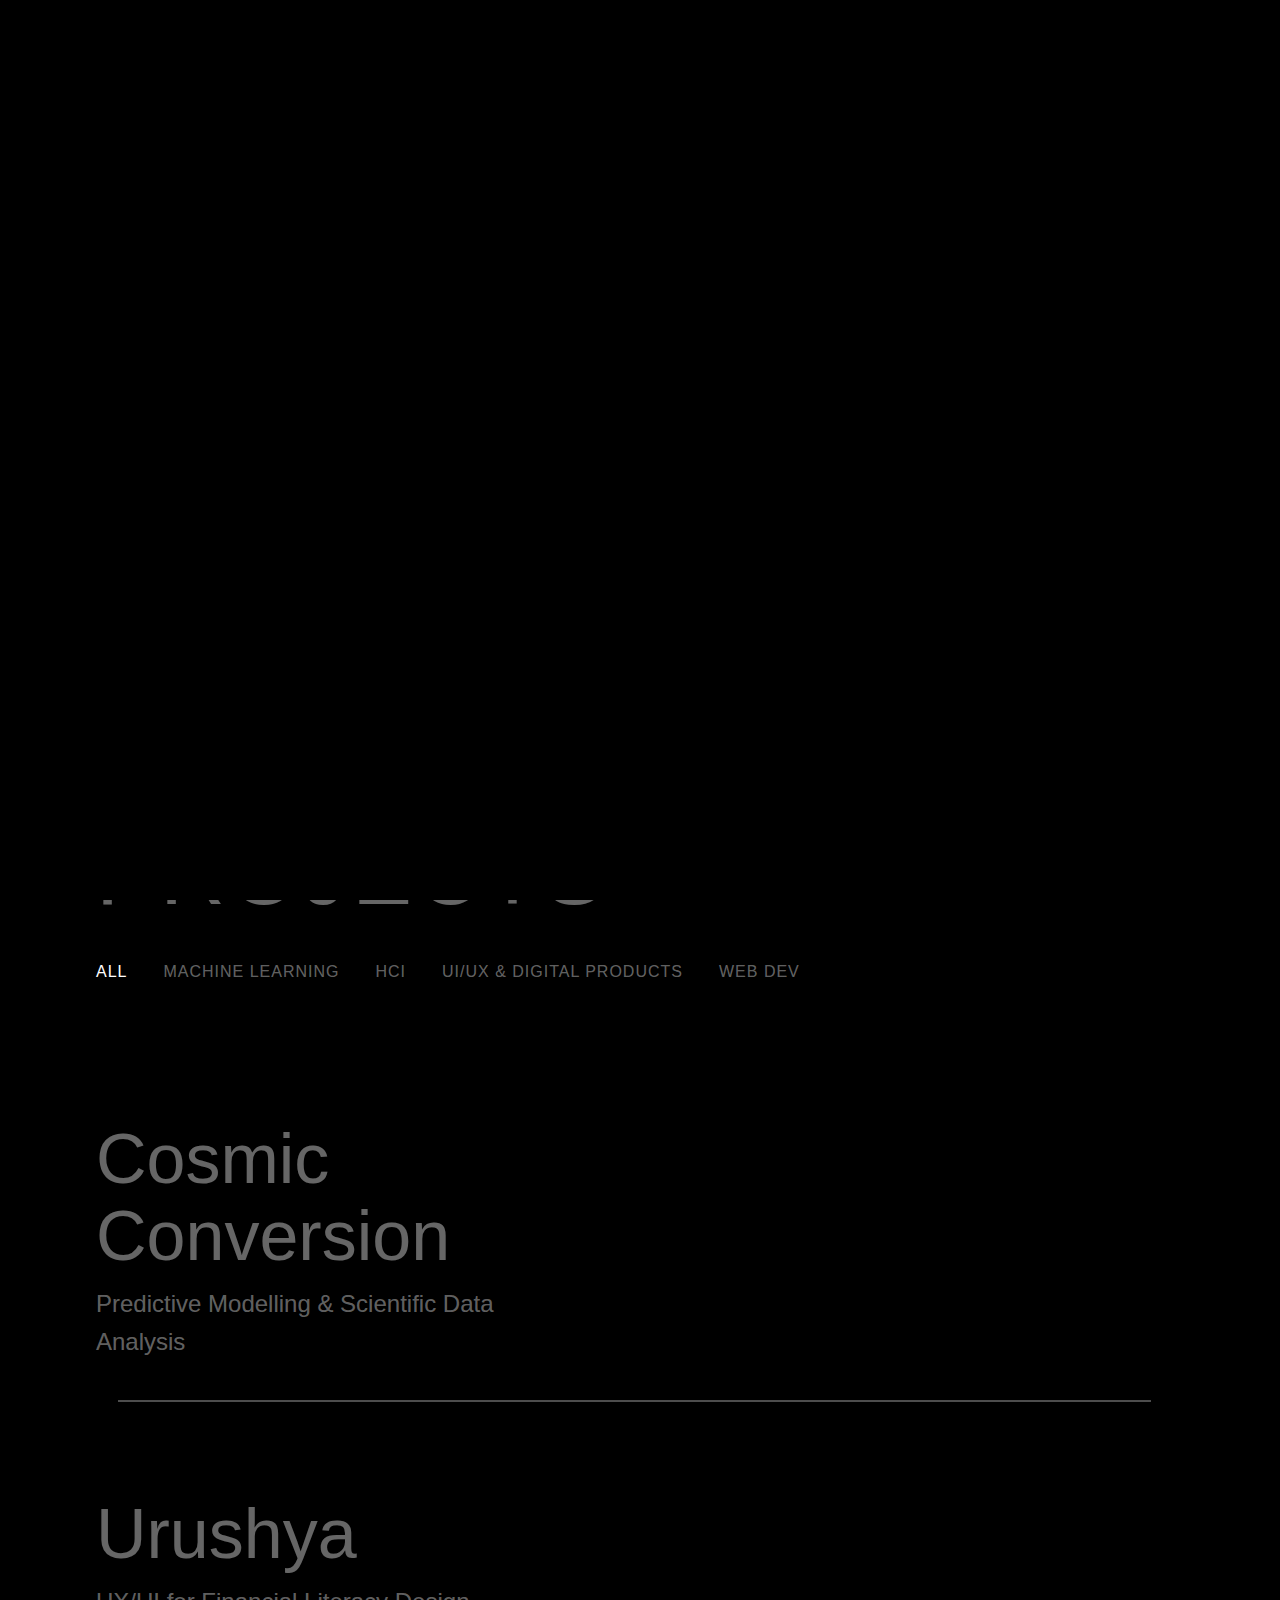
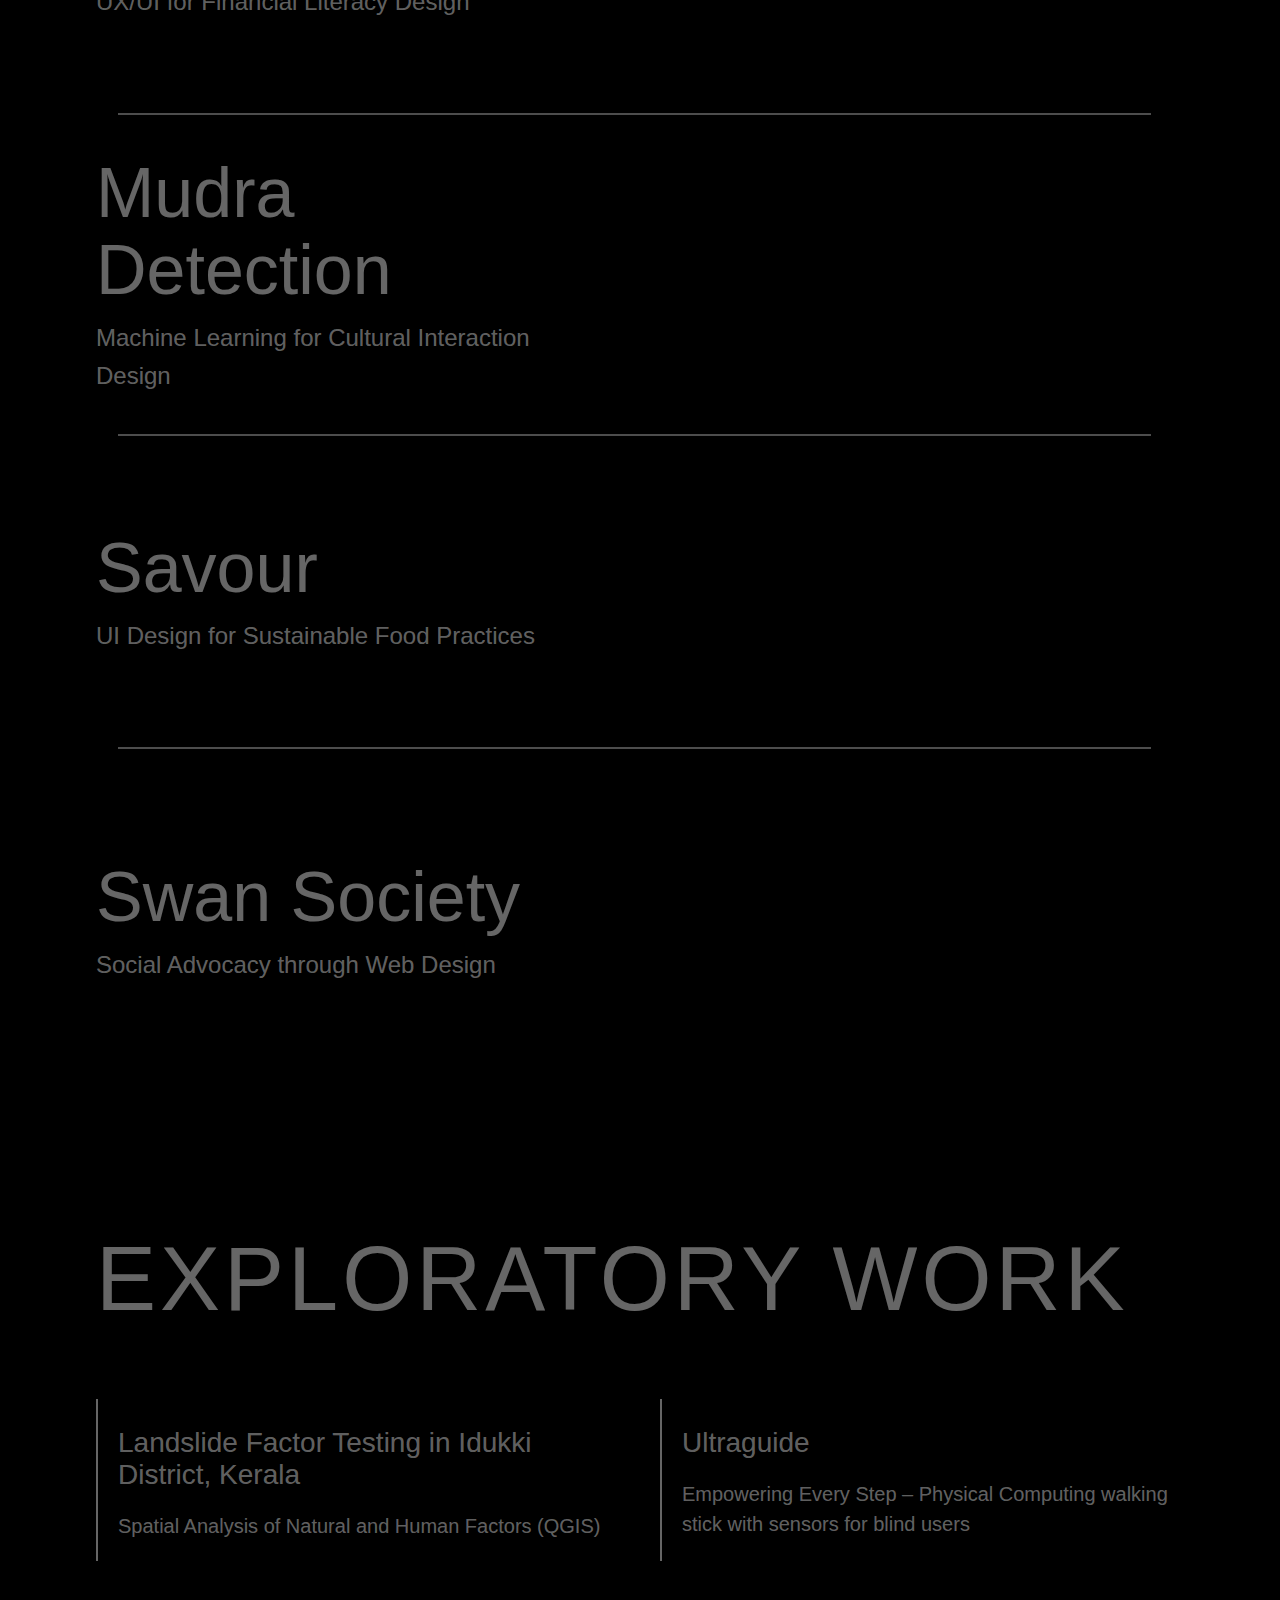
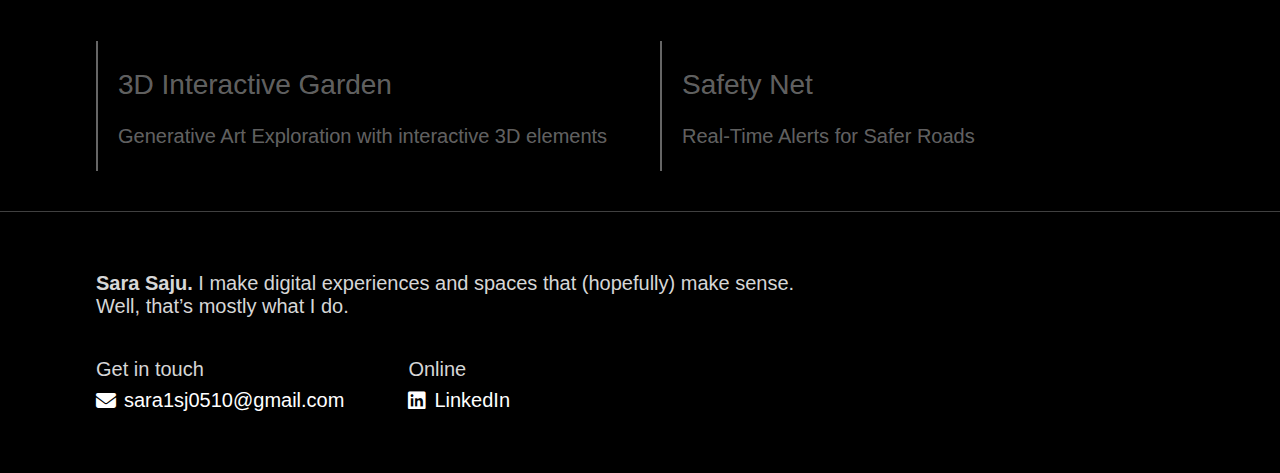
<file: index.html>
<!DOCTYPE html>
<html lang="en">
<head>
  <meta charset="utf-8" />
  <meta name="viewport" content="width=device-width,initial-scale=1" />
  <title>PORTFOLIO - SARA SAJU</title>
  <link rel="stylesheet" href="style.css">
  <link rel="stylesheet" href="https://cdnjs.cloudflare.com/ajax/libs/font-awesome/6.4.0/css/all.min.css"/>

</head>
<body>

<!-- SPLASH SCREEN -->
<div id="splash">
  <div class="splash-images">
    <img src="images/cosmic-conversion.jpg" class="splash-img" alt="Cosmic Conversion">
    <img src="images/urushya.jpg" class="splash-img" alt="Urushya">
    <img src="images/mudra-detection.jpg" class="splash-img" alt="Mudra Detection">
    <img src="images/savour.jpg" class="splash-img" alt="Savour">
    <img src="images/swan-society.jpg" class="splash-img" alt="Swan Society">
  </div>
  <h1 class="splash-title">PORTFOLIO — SARA SAJU</h1>
  <p class="enter-hint">click to enter</p>
</div>

<!-- NAVBAR -->
<header>
  <div class="container">
    <nav>
      <a href="index.html" id="homeLink">Home</a>
      <a href="#projects-header">Projects</a>
      <a href="about.html">About</a>
      <a href="assets/CV.pdf" class="resume-link" target="_blank">Resume</a>

      <!-- Light/Dark Toggle -->
<button id="themeToggle" class="theme-toggle" aria-pressed="false">
  <i class="fas fa-sun"></i>
</button>
    </nav>
  </div>
</header>

<!-- INTRO -->
<section class="home-intro">
   <h1>Hello, I'm Sara</h1>
   <p>I am a designer and creative technologist who creates meaningful spaces and experiences—both physical and digital—blending thoughtful design with 
    cultural and natural inspiration. I explore how people engage with technology, bringing ideas to life through intuitive interfaces, interactive systems, 
    and data-driven storytelling. I am passionate about human-computer interaction, designing effective learning tools, and crafting solutions that have real-world impact.
</p>

</section>

<!-- Projects Title -->
<h2 id="projects-header" class="section-header-large">PROJECTS</h2>

<div class="project-filters">
  <button class="filter-btn active" data-filter="all">All</button>
  <button class="filter-btn" data-filter="ml">Machine Learning</button>
  <button class="filter-btn" data-filter="hci">HCI</button>
  <button class="filter-btn" data-filter="uiux">UI/UX & Digital Products</button>
  <button class="filter-btn" data-filter="web">Web Dev</button>
</div>

<section id="projects-section" class="projects container">

  <div class="project" data-category="ml data">
    <a href="cc.html">
      <div class="project-text">
        <h1>Cosmic Conversion</h1>      
        <p>Predictive Modelling & Scientific Data Analysis</p>
      </div>
      <img src="images/cosmic-conversion.jpg" class="project-img" alt="Cosmic Conversion">
    </a>
  </div>

  <div class="project" data-category="hci uiux">
    <a href="ur.html">
      <div class="project-text">
        <h1>Urushya</h1>
        <p>UX/UI for Financial Literacy Design</p>
      </div>
      <img src="images/urushya.jpg" class="project-img" alt="Urushya">
    </a>
  </div>

  <div class="project" data-category="ml hci">
    <a href="md.html">
      <div class="project-text">
        <h1>Mudra Detection</h1>
        <p>Machine Learning for Cultural Interaction Design</p>
      </div>
      <img src="images/mudra-detection.jpg" class="project-img" alt="Mudra Detection">
    </a>
  </div>

  <div class="project" data-category="uiux">
    <a href="sv.html">
      <div class="project-text">
        <h1>Savour</h1>
        <p>UI Design for Sustainable Food Practices</p>
      </div>
      <img src="images/savour.jpg" class="project-img" alt="Savour">
    </a>
  </div>

  <div class="project" data-category="web">
    <a href="ss.html">
      <div class="project-text">
        <h1>Swan Society</h1>
        <p>Social Advocacy through Web Design</p>
      </div>
      <img src="images/swan-society.jpg" class="project-img" alt="Swan Society">
    </a>
  </div>

</section>

<!-- EXPLORATORY WORK -->
<h2 id="exploratory-header" class="section-header-large">EXPLORATORY WORK</h2>

<section id="exploratory-section" class="exploratory container" style="display: grid; grid-template-columns: repeat(2, 1fr); gap: 40px;">

  <a href="qgis.html" class="exploratory-item">
    <h3>Landslide Factor Testing in Idukki District, Kerala</h3>
    <p>Spatial Analysis of Natural and Human Factors (QGIS)</p>
  </a>

  <a href="ultraguide.html" class="exploratory-item">
    <h3>Ultraguide</h3>
    <p>Empowering Every Step – Physical Computing walking stick with sensors for blind users</p>
  </a>

  <a href="garden.html" class="exploratory-item">
    <h3>3D Interactive Garden</h3>
    <p>Generative Art Exploration with interactive 3D elements</p>
  </a>

  <a href="safety.html" class="exploratory-item">
    <h3>Safety Net</h3>
    <p>Real-Time Alerts for Safer Roads</p>
  </a>

</section>


<footer>
  <div class="container intro">
    <strong>Sara Saju.</strong> I make digital experiences and spaces that (hopefully) make sense.<br>
    Well, that’s mostly what I do.
  </div>

  <div class="container contacts">
    <div class="contact-item">
      <span>Get in touch</span>
      <a href="mailto:sara1sj0510@gmail.com">
        <i class="fas fa-envelope"></i> sara1sj0510@gmail.com
      </a>
    </div>
    <div class="contact-item">
      <span>Online</span>
      <a href="https://www.linkedin.com/in/sara-saju-8573692ba/" target="_blank">
        <i class="fab fa-linkedin"></i> LinkedIn
      </a>
    </div>
  </div>
</footer>

<script src="script.js"></script>
</body>
</html>
</file>
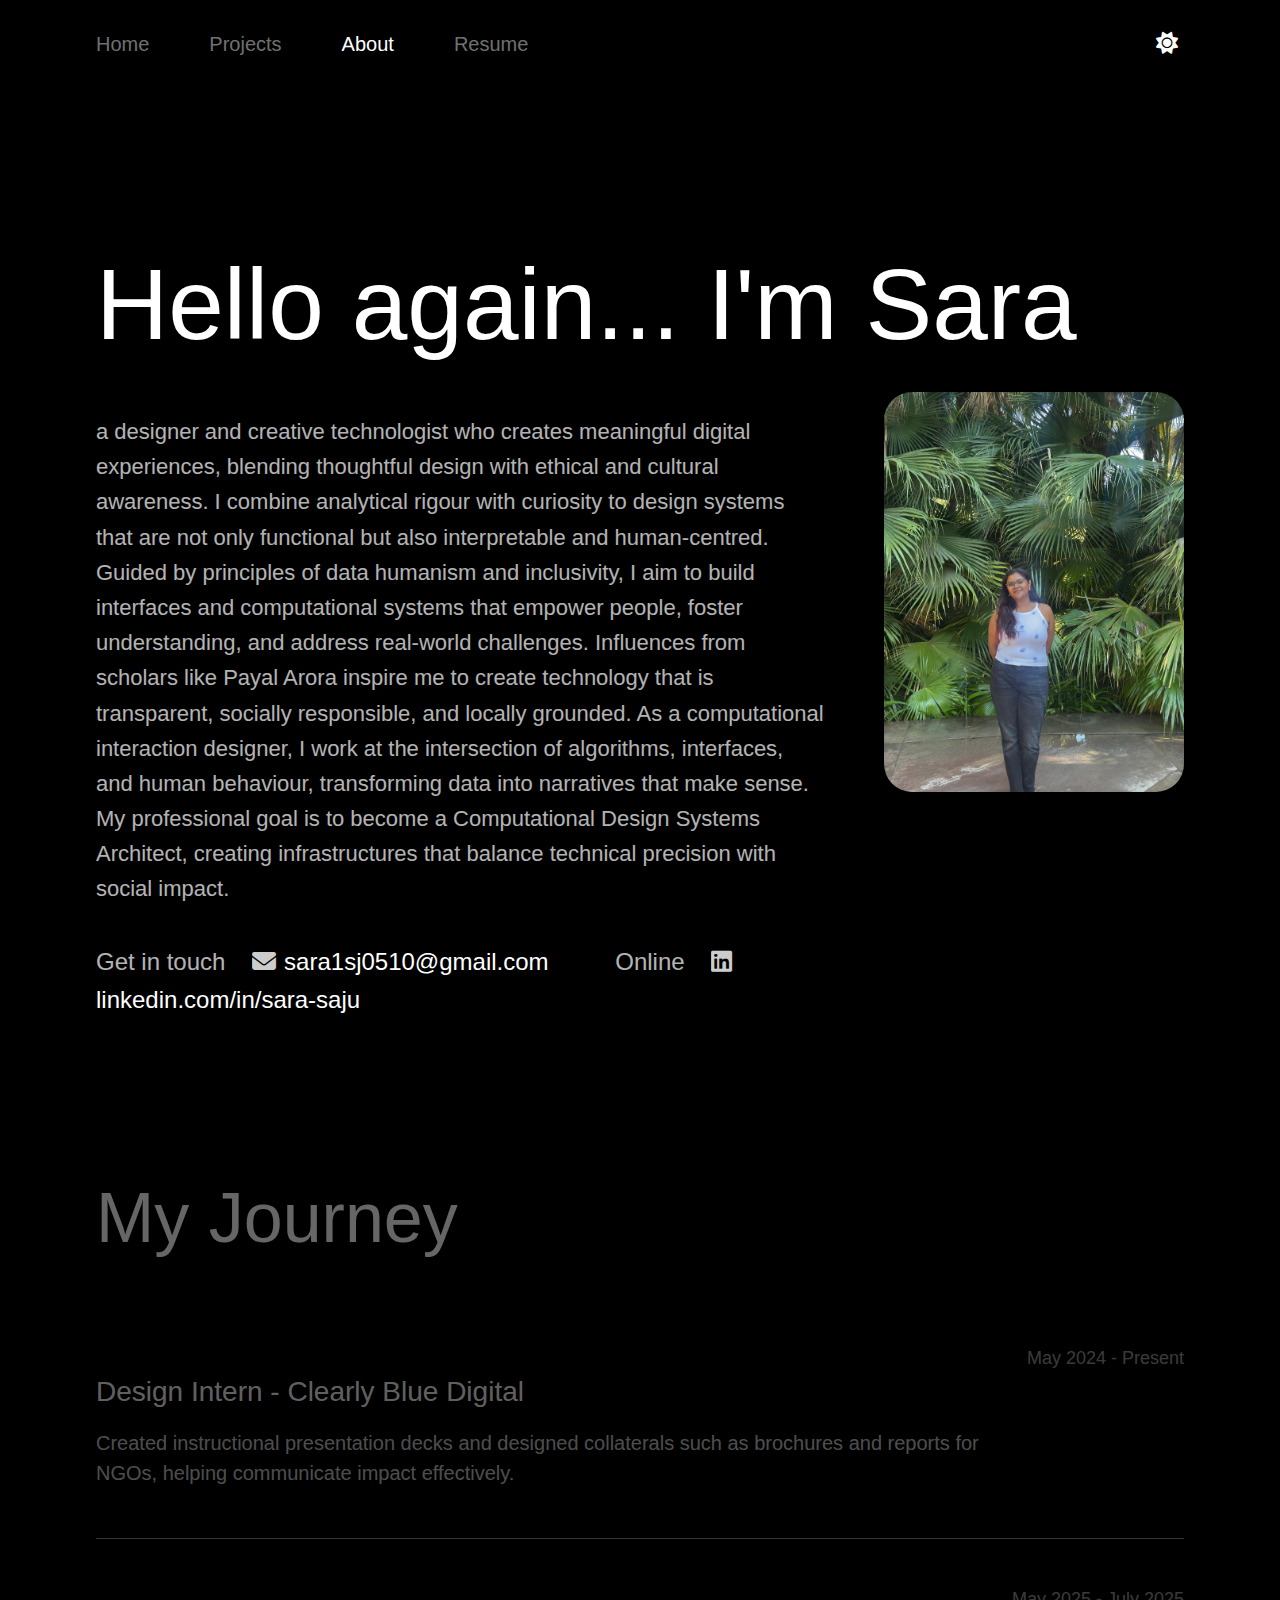
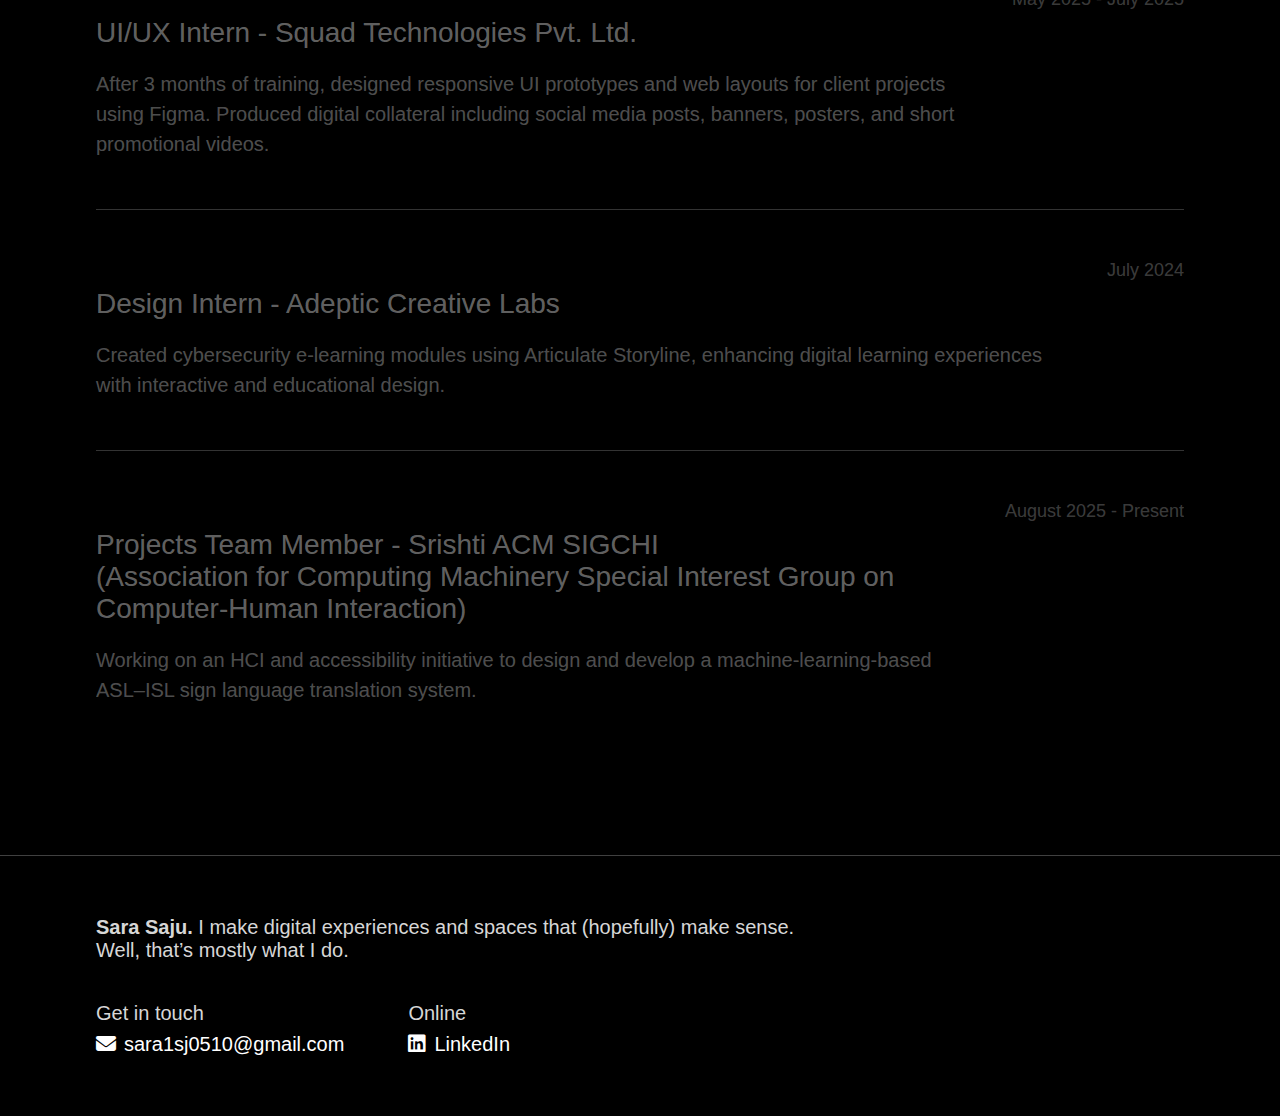
<file: about.html>
<!DOCTYPE html>
<html lang="en">
<head>
  <meta charset="utf-8" />
  <meta name="viewport" content="width=device-width,initial-scale=1" />
  <title>About — Sara Saju</title>
  <link rel="stylesheet" href="style.css">
  <link rel="stylesheet" href="https://cdnjs.cloudflare.com/ajax/libs/font-awesome/6.4.0/css/all.min.css"/>
</head>
<body>

<!-- NAVBAR -->
<header>
  <div class="container">
    <nav>
      <a href="index.html">Home</a>
      <a href="index.html#projects-header">Projects</a>
      <a href="about.html" class="active">About</a>
      <a href="assets/CV.pdf" class="resume-link" target="_blank">Resume</a>
      <button id="themeToggle" class="theme-toggle" aria-pressed="false">
        <i class="fas fa-sun"></i>
      </button>
    </nav>
  </div>
</header>

<main class="container">

<!-- INTRO -->
<section class="about-intro-wrapper" style="padding-top: 180px; padding-bottom: 40px;">
  <!-- Heading -->
  <h1>Hello again... I'm Sara</h1>

  <!-- Paragraph + Image + Contact -->
  <div class="about-intro-flex" style="display: flex; flex-wrap: wrap; gap: 60px; align-items: flex-start; margin-bottom: 20px;">
    <!-- Text + Contact -->
    <div class="about-intro-text" style="flex: 1; min-width: 300px;">
      <p>
        a designer and creative technologist who creates meaningful digital experiences, blending thoughtful design with ethical and cultural awareness. 
        I combine analytical rigour with curiosity to design systems that are not only functional but also interpretable and human-centred. 
        Guided by principles of data humanism and inclusivity, I aim to build interfaces and computational systems that empower people, foster understanding, and address real-world challenges. 
        Influences from scholars like Payal Arora inspire me to create technology that is transparent, socially responsible, and locally grounded. 
        As a computational interaction designer, I work at the intersection of algorithms, interfaces, and human behaviour, transforming data into narratives that make sense. 
        My professional goal is to become a Computational Design Systems Architect, creating infrastructures that balance technical precision with social impact.
      </p>

      <!-- Single-line contact — super tight spacing -->
      <div style="margin-top: 36px; font-size: 24px; line-height: 1.6;">
        <span style="opacity: 0.7; margin-right: 20px;">Get in touch</span>
        <a href="mailto:sara1sj0510@gmail.com" style="text-decoration: none; margin-right: 60px;">
          <i class="fas fa-envelope" style="margin-right: 8px; opacity: 0.8;"></i>sara1sj0510@gmail.com
        </a>

        <span style="opacity: 0.7; margin-right: 20px;">Online</span>
        <a href="https://www.linkedin.com/in/sara-saju-8573692ba/" target="_blank" style="text-decoration: none;">
          <i class="fab fa-linkedin" style="margin-right: 8px; opacity: 0.8;"></i>linkedin.com/in/sara-saju
        </a>
      </div>
    </div>

    <!-- Image -->
    <div class="about-intro-image" style="flex: 0 0 300px; max-width: 300px;">
      <img src="images/about-placeholder.jpg" alt="Sara Saju" style="width: 100%; height: auto; border-radius: 28px; object-fit: cover;">
    </div>
  </div>
</section>

  <!-- MY JOURNEY / EXPERIENCE — starts immediately after -->
  <section class="experience-section" style="padding-top: 40px; padding-bottom: 100px; display: flex; flex-direction: column; gap: 50px;">
    <h2>My Journey</h2>

    <!-- Experience items -->
    <div class="experience-item">
      <div class="experience-text">
        <h3>Design Intern - Clearly Blue Digital</h3>
        <p>Created instructional presentation decks and designed collaterals such as brochures and reports for NGOs, helping communicate impact effectively.</p>
      </div>
      <div class="experience-date">May 2024 - Present</div>
    </div>

    <div class="experience-item">
      <div class="experience-text">
        <h3>UI/UX Intern - Squad Technologies Pvt. Ltd.</h3>
        <p>After 3 months of training, designed responsive UI prototypes and web layouts for client projects using Figma. Produced digital collateral including social media posts, banners, posters, and short promotional videos.</p>
      </div>
      <div class="experience-date">May 2025 - July 2025</div>
    </div>

    <div class="experience-item">
      <div class="experience-text">
        <h3>Design Intern - Adeptic Creative Labs</h3>
        <p>Created cybersecurity e-learning modules using Articulate Storyline, enhancing digital learning experiences with interactive and educational design.</p>
      </div>
      <div class="experience-date">July 2024</div>
    </div>

    <div class="experience-item">
      <div class="experience-text">
        <h3>Projects Team Member - Srishti ACM SIGCHI <br>
          (Association for Computing Machinery Special Interest Group on Computer-Human Interaction)</h3>
        <p>Working on an HCI and accessibility initiative to design and develop a machine-learning-based ASL–ISL sign language translation system.</p>
      </div>
      <div class="experience-date">August 2025 - Present</div>
    </div>
  </section>

</main>

<!-- FOOTER -->
<footer>
  <div class="container intro">
    <strong>Sara Saju.</strong> I make digital experiences and spaces that (hopefully) make sense.<br>
    Well, that’s mostly what I do.
  </div>
  <div class="container contacts">
    <div class="contact-item">
      <span>Get in touch</span>
      <a href="mailto:sara1sj0510@gmail.com"><i class="fas fa-envelope"></i> sara1sj0510@gmail.com</a>
    </div>
    <div class="contact-item">
      <span>Online</span>
      <a href="https://www.linkedin.com/in/sara-saju-8573692ba/" target="_blank"><i class="fab fa-linkedin"></i> LinkedIn</a>
    </div>
  </div>
</footer>

<script src="script.js"></script>
</body>
</html>
</file>
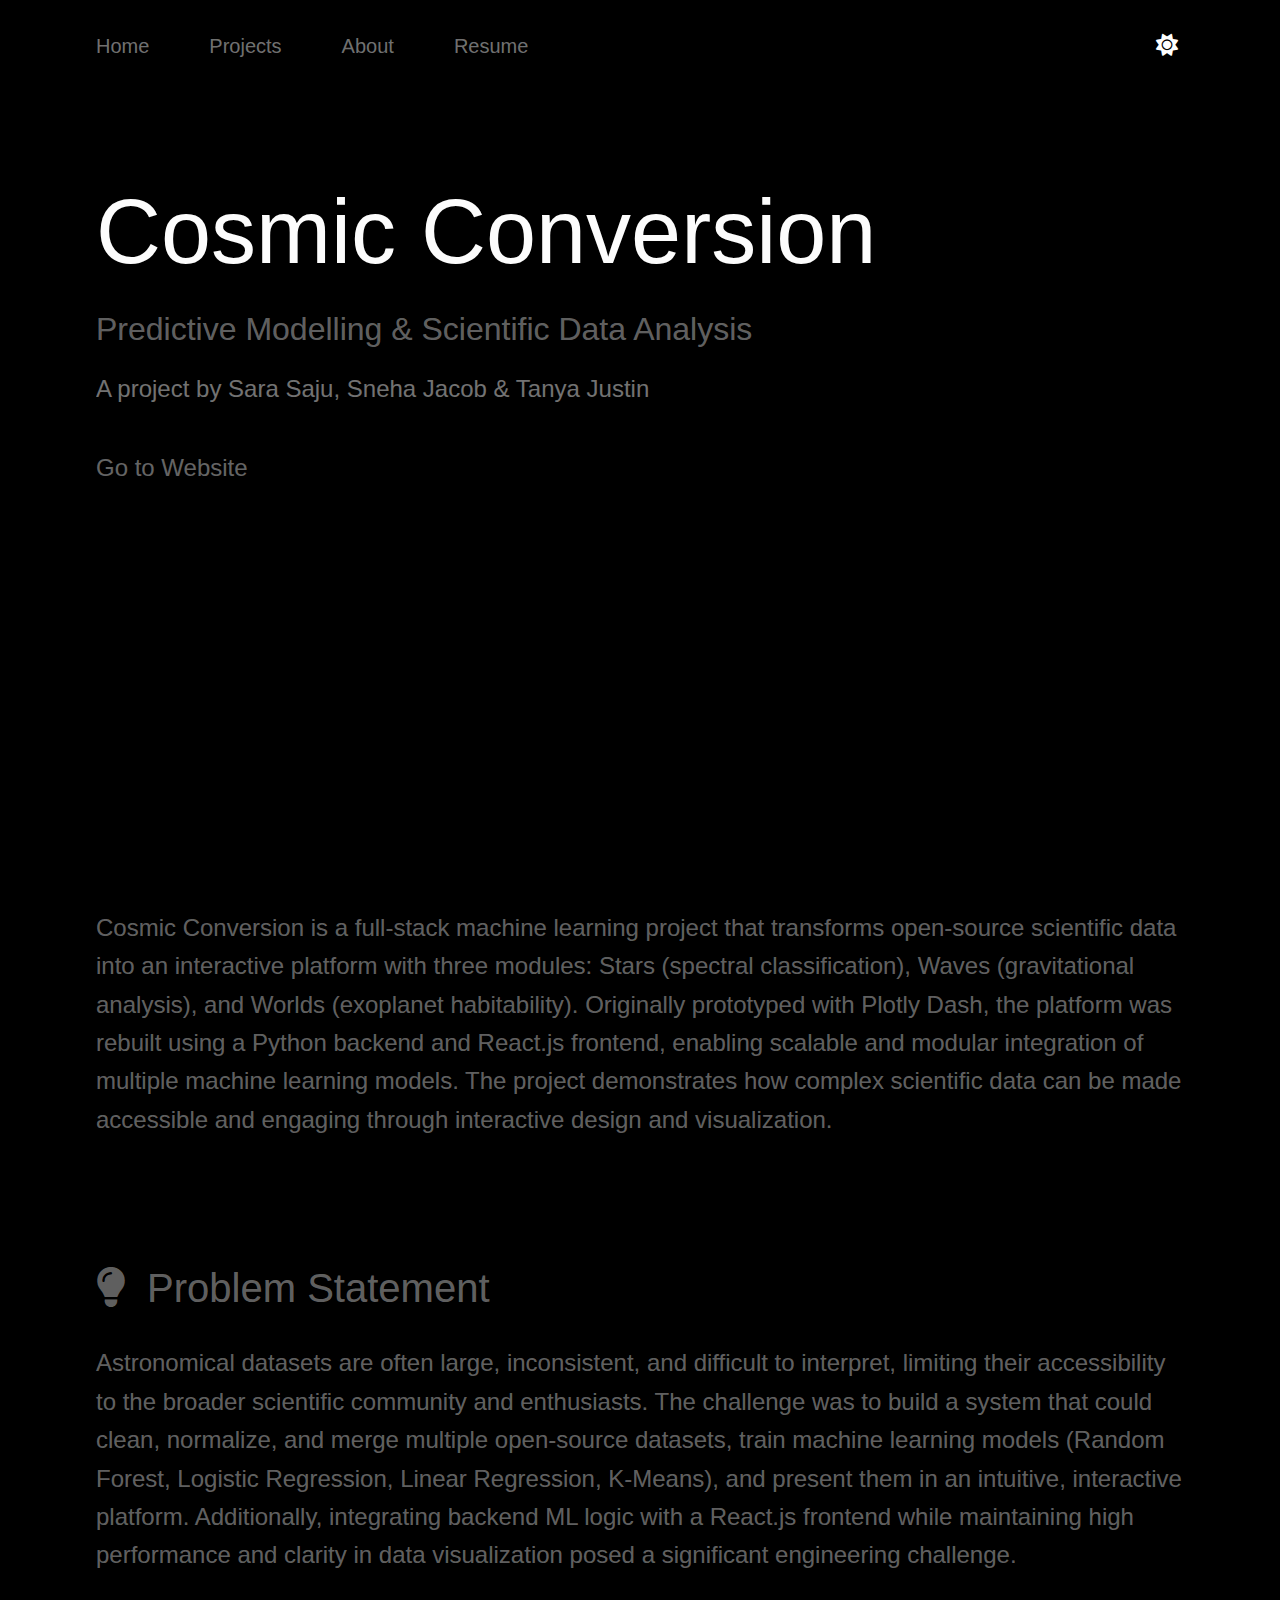
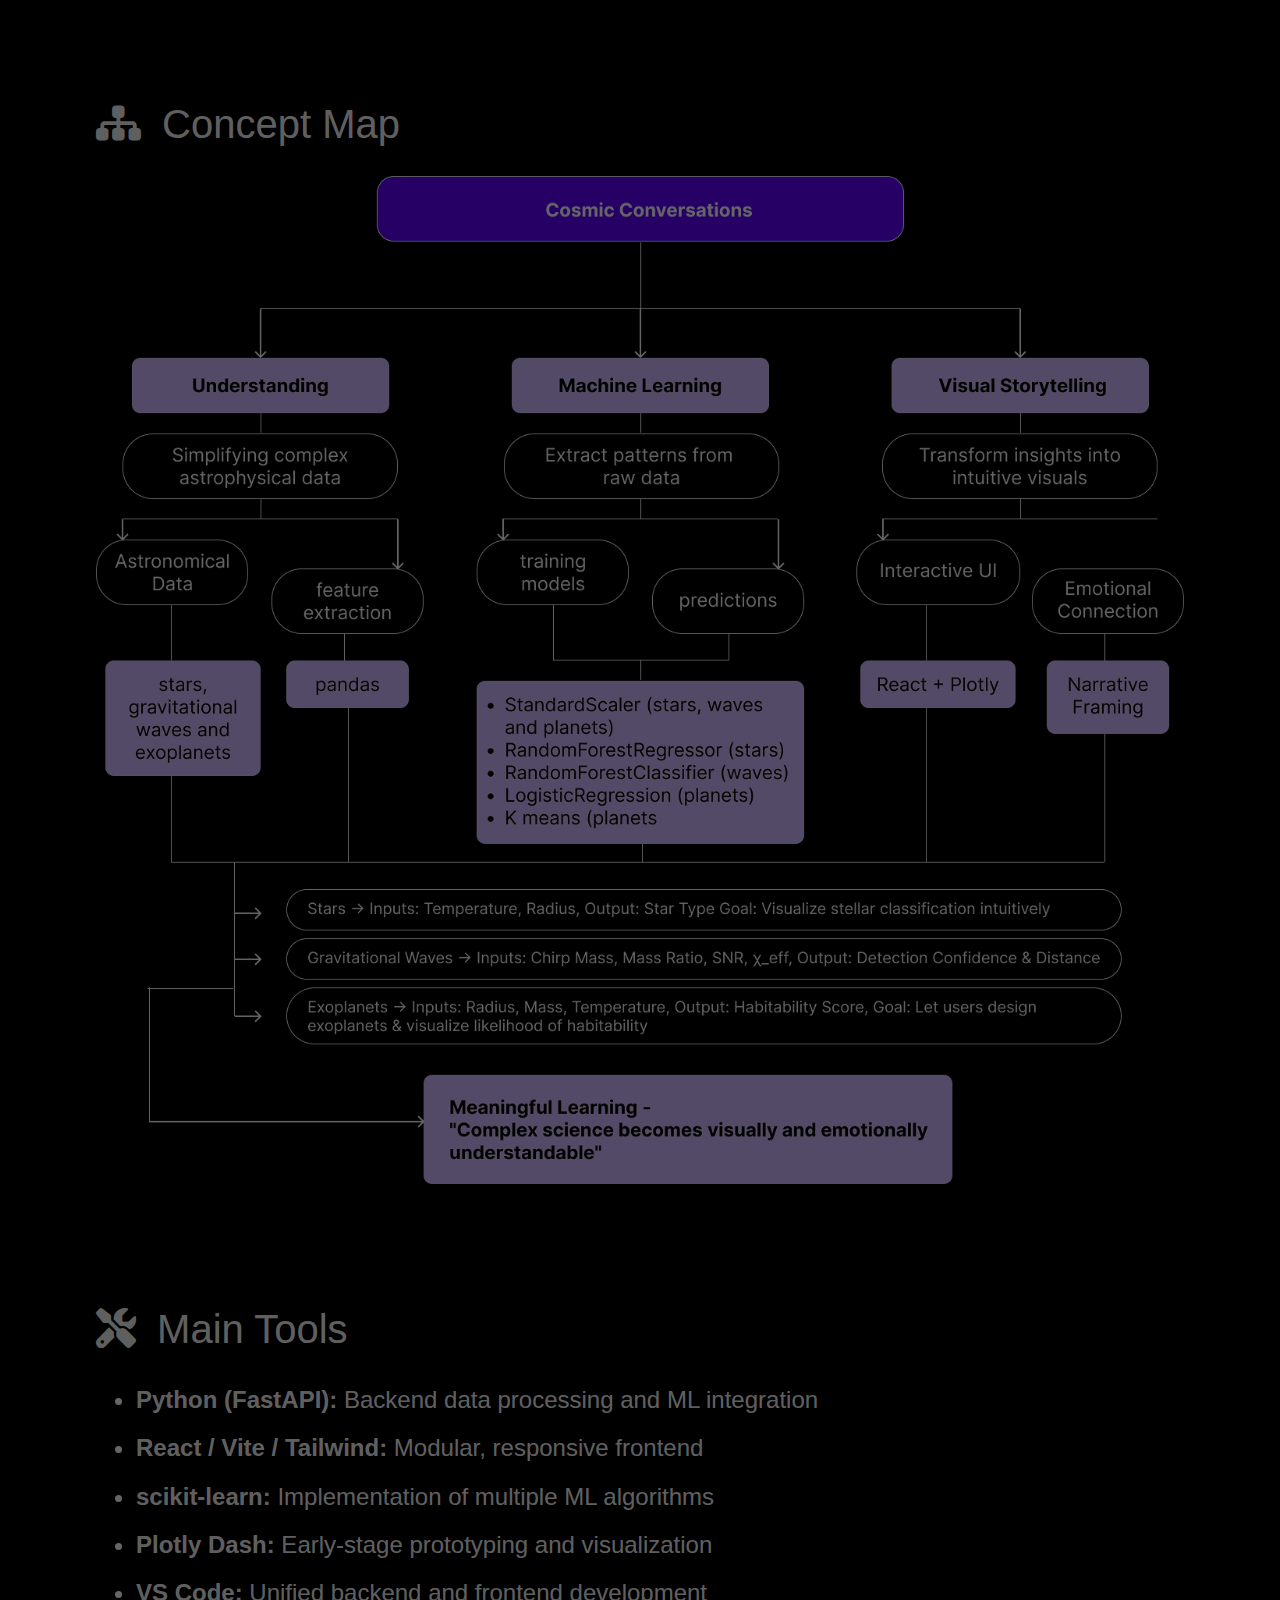
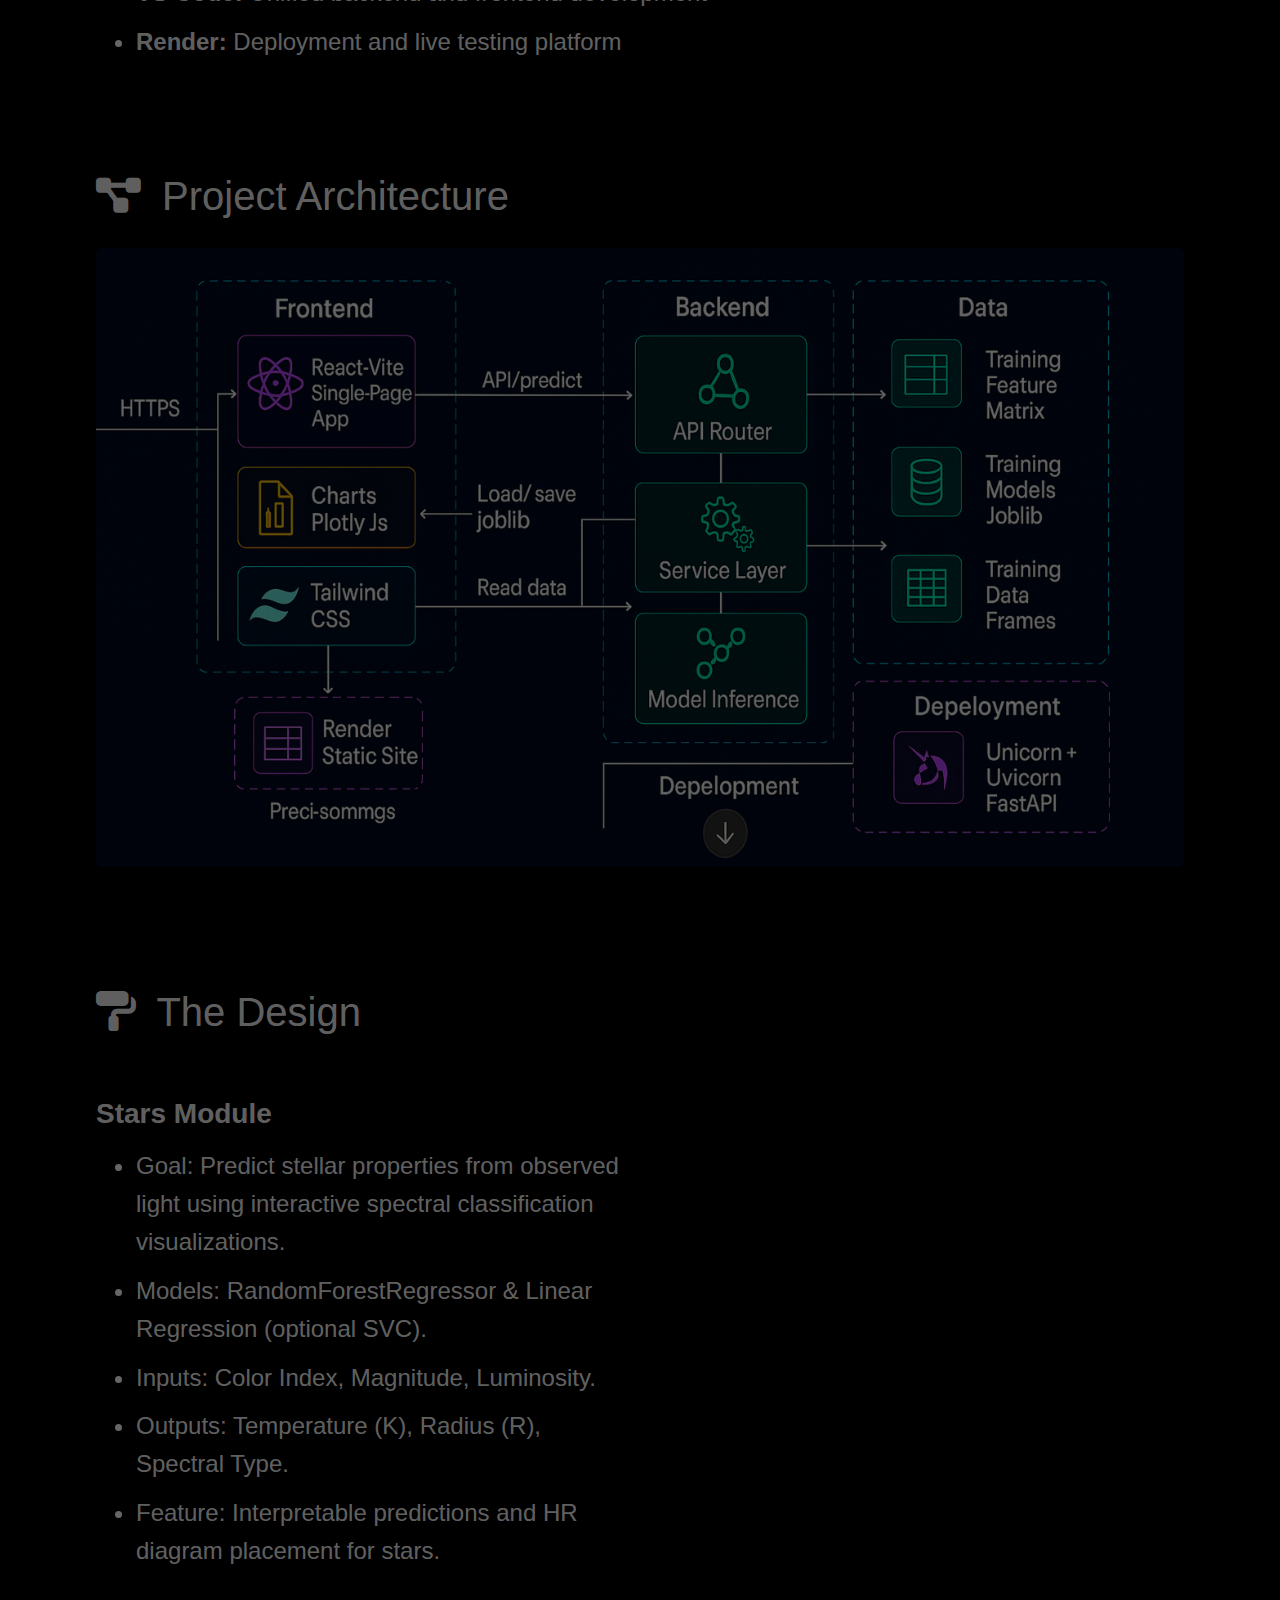
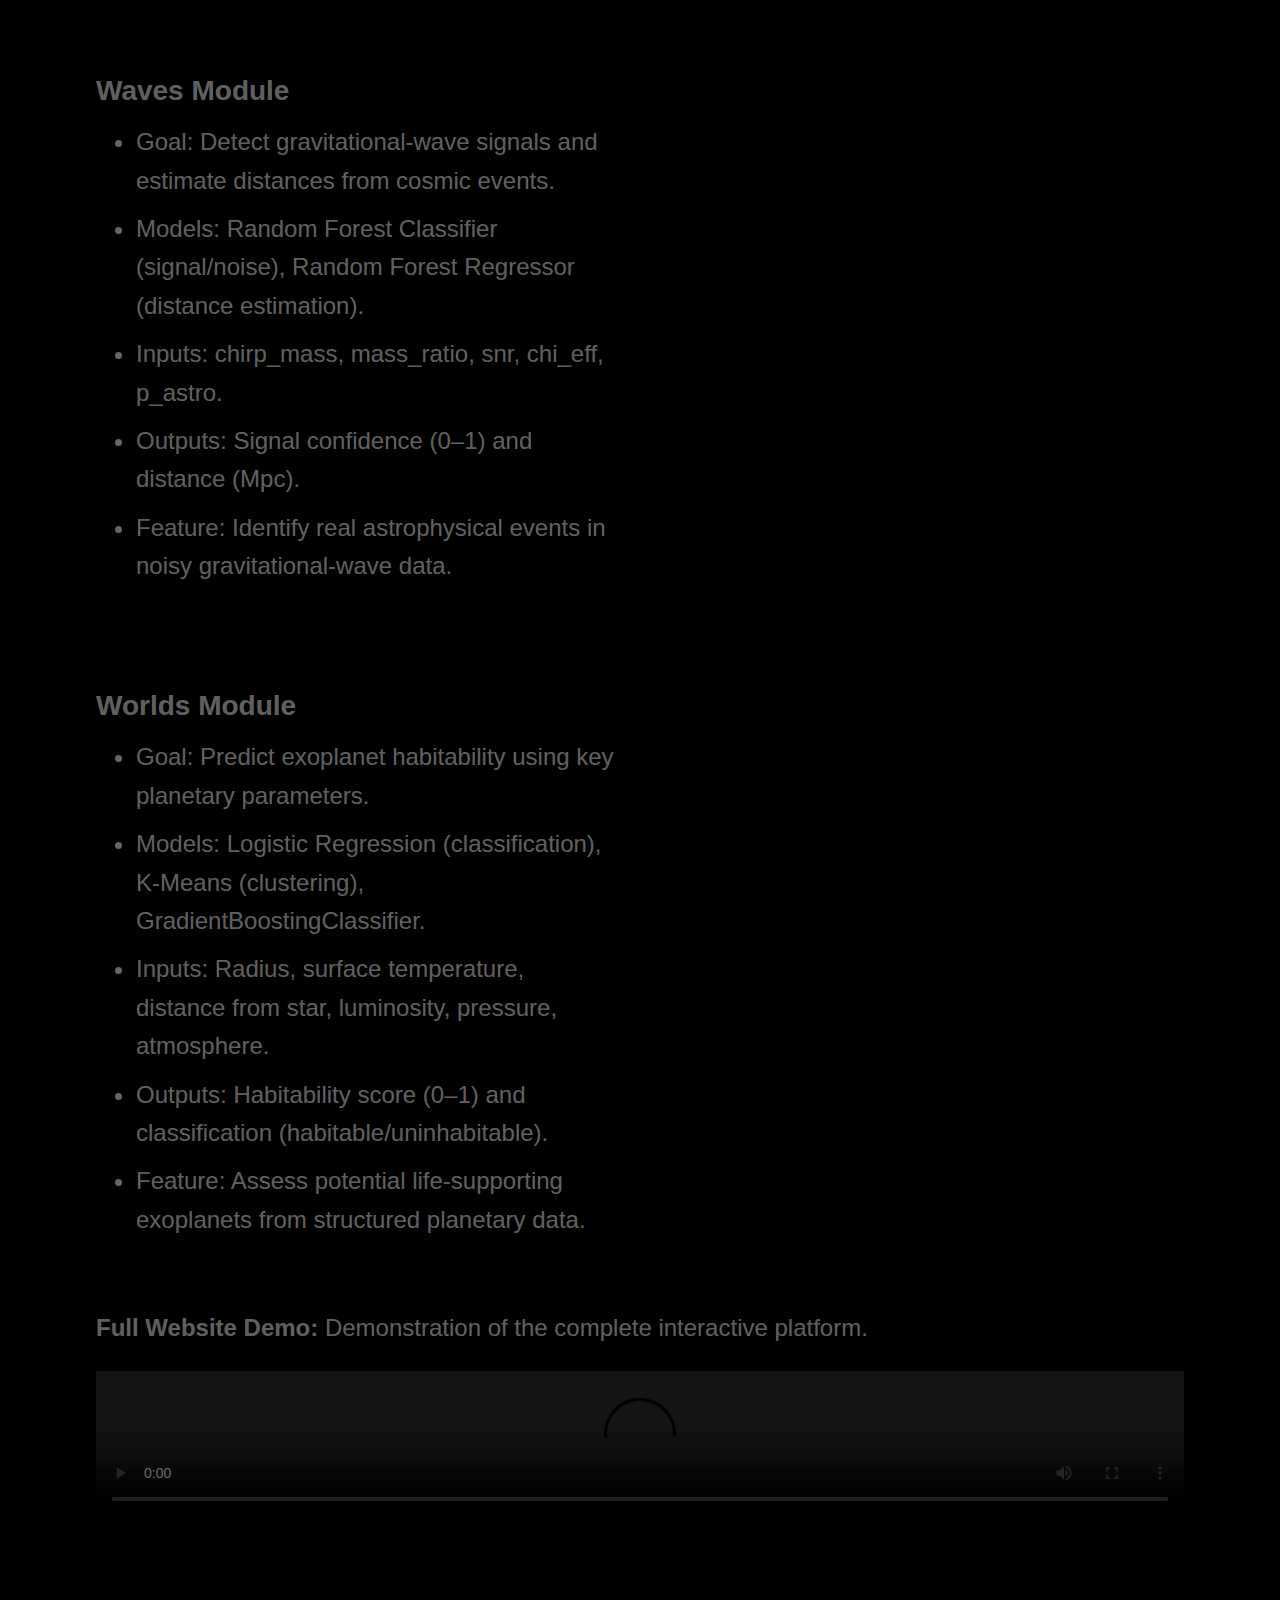
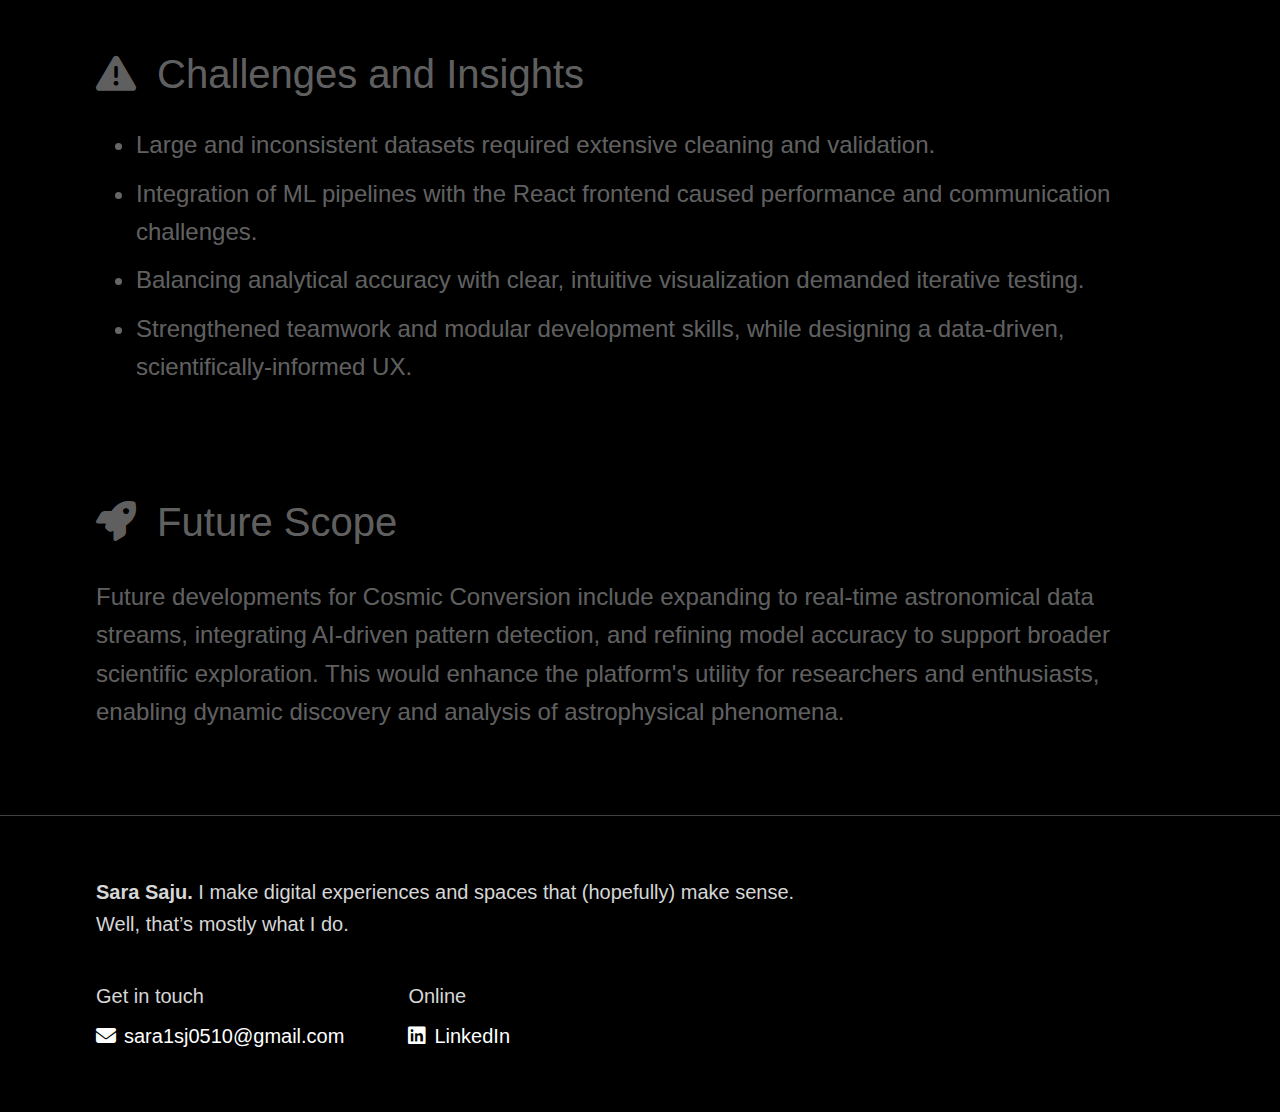
<file: cc.html>
<!DOCTYPE html>
<html lang="en">
<head>
  <meta charset="utf-8" />
  <meta name="viewport" content="width=device-width,initial-scale=1" />
  <title>COSMIC CONVERSATIONS | PORTFOLIO - SARA SAJU</title>
  <link rel="stylesheet" href="style.css">
  <link rel="stylesheet" href="https://cdnjs.cloudflare.com/ajax/libs/font-awesome/6.4.0/css/all.min.css"/>

  <style>
body {
  margin: 0;
  padding: 0;
  font-family: "Inter", "Arial", sans-serif;
  background: #000;
  color: #fff;
  line-height: 1.6;
  padding-top: 100px; /* to offset navbar */
}

.container {
  width: 85%;
  max-width: 1400px;
  margin: 0 auto;
}

.project-page {
  display: flex;
  flex-direction: column;
}

/* Project Title */
.project-title {
  font-size: 90px;      /* bigger than before for hierarchy */
  font-weight: 400;
  color: rgba(255,255,255,0.4);
  margin-bottom: 0px;
  transition: color 0.6s ease;
}
.project-title.active { color: #fff; }

/* Subtitle */
.project-subtitle {
  font-size: 32px;     /* bigger than paragraph, smaller than title */
  font-weight: 300;
  color: rgba(255,255,255,0.4);
  margin-bottom: 15px;
}

/* Project Meta */
.project-meta {
  font-size: 24px;    /* same as paragraph for readability */
  opacity: 0.6;
  margin-bottom: 40px;
}

/* Project Sections */
.project-section {
  margin-bottom: 60px;
}

/* Section Titles */
.project-section h2 {
  font-size: 40px;   /* bigger than subtitle */
  font-weight: 500;
  margin-bottom: 20px;
  color: rgba(255,255,255,0.4);
  transition: color 0.6s ease;
}
.project-section h2.active { color: #fff; }

/* Section Paragraphs */
.project-section p {
  font-size: 24px;   /* minimum as required */
  line-height: 1.6;
  color: rgba(255,255,255,0.4);
  transition: color 0.6s ease;
}
.project-section p.active { color: #fff; }

/* Icons for section titles */
.project-section i {
  margin-right: 10px;
  color: rgba(255,255,255,0.6);
}

/* Make images responsive within container */
.project-section img {
  width: 100%;
  height: auto;
  display: block;
  margin: 20px 0; /* spacing above and below image */
  border-radius: 6px; /* optional subtle styling */
  object-fit: contain;
}

/* Style bullet lists */
.project-section ul {
  list-style-type: disc; /* normal bullets */
  padding-left: 40px; /* indent bullets properly */
  margin: 10px 0; /* spacing around list */
}

.project-section li {
  font-size: 24px; /* ensure minimum size */
  line-height: 1.6;
  color: rgba(255,255,255,0.8);
  margin-bottom: 10px;
}

.design-module {
  display: flex;
  gap: 40px; /* spacing between text and media */
  align-items: center; /* vertical center alignment */
  margin-bottom: 60px;
  flex-wrap: wrap; /* stack on smaller screens */
}

.design-content {
  flex: 1; /* text takes available space */
  min-width: 300px; /* avoid text being too narrow */
  transition: color 0.6s ease; /* add this for fade effect */
}

.design-content h3 {
  font-size: 28px;
  margin-bottom: 10px;
  color: rgba(255,255,255,0.8);
}

.design-content p {
  font-size: 24px;
  line-height: 1.6;
  color: rgba(255,255,255,0.6);
}

.design-media {
  flex: 1;
  min-width: 300px;
}

.design-media img,
.design-media video {
  width: 100%;
  height: 100%;
  object-fit: contain; /* keeps full image visible */
}

.design-media video {
  width: 100%; /* fit container */
  height: auto;
  border-radius: 8px;
}

.project-meta a {
  text-decoration: none;
  color: inherit;
}

.project-meta a:hover {
  text-decoration: none;
  color: inherit;
}

/* ====================== */
/* LIGHT MODE OVERRIDES   */
/* ====================== */
body.light-mode {
  background: #fff !important;
  color: #111 !important;
}

/* Project Titles */
body.light-mode .project-title {
  color: rgba(0,0,0,0.8) !important;
}
body.light-mode .project-title.active {
  color: #000 !important;
}

/* Subtitle & Meta */
body.light-mode .project-subtitle {
  color: rgba(0,0,0,0.8) !important;
}
body.light-mode .project-meta {
  color: #111 !important;
  opacity: 0.8 !important;
}

/* Section Headings */
body.light-mode .project-section h2 {
  color: rgba(0,0,0,0.8) !important;
}
body.light-mode .project-section h2.active {
  color: #000 !important;
}

/* Paragraphs and Lists */
body.light-mode .project-section p,
body.light-mode .project-section li,
body.light-mode .design-content p {
  color: rgba(0,0,0,0.8) !important;
}

/* Design Module Headings */
body.light-mode .design-content h3 {
  color: rgba(0,0,0,0.8) !important;
}

/* Section Icons */
body.light-mode .project-section i {
  color: rgba(0,0,0,0.8) !important;
}

/* Footer Text */
body.light-mode footer,
body.light-mode footer a,
body.light-mode footer strong {
  color: #111 !important;
}

/* Optional: Links inside lists */
body.light-mode .project-section a {
  color: #111 !important;
  text-decoration: underline !important;
}

/* ================================
   RESPONSIVE DESIGN FOR PROJECT PAGES
   Add these to the <style> section of your project pages
================================ */

/* ================================
   TABLET (768px - 1024px)
================================ */
@media (max-width: 1024px) {
  
  body {
    padding-top: 80px;
  }

  /* Project Title & Meta */
  .project-title {
    font-size: 60px;
  }

  .project-subtitle {
    font-size: 26px;
  }

  .project-meta {
    font-size: 20px;
  }

  /* Section Titles */
  .project-section h2 {
    font-size: 32px;
  }

  /* Paragraphs & Lists */
  .project-section p,
  .project-section li {
    font-size: 20px;
  }

  /* Design Module */
  .design-module {
    gap: 30px;
  }

  .design-content h3 {
    font-size: 24px;
  }

  .design-content p {
    font-size: 20px;
  }

  /* Splash Video */
  .project-splash video {
    height: 300px;
  }
}

/* ================================
   MOBILE LANDSCAPE & SMALL TABLET (600px - 768px)
================================ */
@media (max-width: 768px) {
  
  body {
    padding-top: 70px;
  }

  .container {
    width: 90%;
  }

  /* Project Intro - Stack Title and Video */
  .project-intro,
  .project-splash {
    flex-basis: 100% !important;
    min-width: 100% !important;
    text-align: left !important;
  }

  .project-splash {
    margin-top: 30px;
  }

  /* Project Title & Meta */
  .project-title {
    font-size: 48px;
    margin-bottom: 10px;
  }

  .project-subtitle {
    font-size: 22px;
    margin-bottom: 10px;
  }

  .project-meta {
    font-size: 18px;
    margin-bottom: 20px;
  }

  /* Splash Video */
  .project-splash video {
    height: 250px !important;
    border-radius: 10px !important;
  }

  /* Section Spacing */
  .project-section {
    margin-bottom: 40px;
  }

  /* Section Titles */
  .project-section h2 {
    font-size: 28px;
    margin-bottom: 15px;
  }

  /* Paragraphs & Lists */
  .project-section p,
  .project-section li {
    font-size: 18px;
    line-height: 1.7;
  }

  .project-section ul {
    padding-left: 30px;
  }

  /* Images */
  .project-section img {
    border-radius: 8px;
    margin: 15px 0;
  }

  /* Design Module - Stack Vertically */
  .design-module {
    flex-direction: column;
    gap: 25px;
    margin-bottom: 40px;
  }

  .design-content,
  .design-media {
    flex: none;
    width: 100%;
    min-width: 100%;
  }

  .design-content h3 {
    font-size: 22px;
    margin-bottom: 8px;
  }

  .design-content p,
  .design-content ul li {
    font-size: 18px;
  }

  /* Videos in modules */
  .design-media video {
    border-radius: 10px;
  }

  /* Demo Video */
  .design-demo video {
    border-radius: 10px;
  }
}

/* ================================
   MOBILE PORTRAIT (max-width: 600px)
================================ */
@media (max-width: 600px) {
  
  body {
    padding-top: 60px;
  }

  .container {
    width: 92%;
  }

  /* Project Title & Meta */
  .project-title {
    font-size: 36px;
    margin-bottom: 8px;
  }

  .project-subtitle {
    font-size: 18px;
    margin-bottom: 8px;
  }

  .project-meta {
    font-size: 16px;
    margin-bottom: 15px;
  }

  /* Splash Video */
  .project-splash {
    margin-top: 20px;
  }

  .project-splash video {
    height: 200px !important;
    border-radius: 8px !important;
  }

  /* Section Spacing */
  .project-section {
    margin-bottom: 35px;
  }

  /* Section Titles */
  .project-section h2 {
    font-size: 24px;
    margin-bottom: 12px;
  }

  /* Paragraphs & Lists */
  .project-section p {
    font-size: 16px;
    line-height: 1.7;
  }

  .project-section li {
    font-size: 16px;
    line-height: 1.7;
    margin-bottom: 8px;
  }

  .project-section ul {
    padding-left: 25px;
  }

  /* Icons in section titles */
  .project-section i {
    font-size: 18px;
    margin-right: 8px;
  }

  /* Images */
  .project-section img {
    border-radius: 6px;
    margin: 12px 0;
  }

  /* Design Module */
  .design-module {
    gap: 20px;
    margin-bottom: 35px;
  }

  .design-content h3 {
    font-size: 20px;
    margin-bottom: 6px;
  }

  .design-content p {
    font-size: 16px;
  }

  .design-content ul {
    padding-left: 20px;
  }

  .design-content ul li {
    font-size: 16px;
    margin-bottom: 6px;
  }

  /* Videos */
  .design-media video {
    border-radius: 8px;
  }

  /* Demo Section */
  .design-demo p {
    font-size: 16px;
    margin-bottom: 12px;
  }

  .design-demo video {
    border-radius: 8px;
    margin-bottom: 15px;
  }

  /* Footer adjustments */
  footer {
    padding: 30px 0;
  }

  footer .intro {
    font-size: 14px;
    margin-bottom: 25px;
  }

  footer .contacts {
    flex-direction: column;
    gap: 1.5rem;
  }

  footer .contact-item span {
    font-size: 14px;
  }

  footer a {
    font-size: 14px;
  }
}

/* ================================
   EXTRA SMALL DEVICES (max-width: 400px)
================================ */
@media (max-width: 400px) {
  
  /* Project Title */
  .project-title {
    font-size: 32px;
  }

  .project-subtitle {
    font-size: 16px;
  }

  .project-meta {
    font-size: 14px;
  }

  /* Splash Video */
  .project-splash video {
    height: 180px !important;
  }

  /* Section Titles */
  .project-section h2 {
    font-size: 22px;
  }

  /* Paragraphs */
  .project-section p,
  .project-section li {
    font-size: 15px;
  }

  /* Design Module */
  .design-content h3 {
    font-size: 18px;
  }

  .design-content p,
  .design-content ul li {
    font-size: 15px;
  }
}

/* ================================
   LANDSCAPE ORIENTATION ON MOBILE
================================ */
@media (max-height: 500px) and (orientation: landscape) {
  
  body {
    padding-top: 50px;
  }

  .project-title {
    font-size: 32px;
    margin-bottom: 5px;
  }

  .project-subtitle {
    font-size: 16px;
    margin-bottom: 5px;
  }

  .project-meta {
    font-size: 14px;
    margin-bottom: 10px;
  }

  .project-splash video {
    height: 150px !important;
  }

  .project-section {
    margin-bottom: 25px;
  }

  .project-section h2 {
    font-size: 20px;
    margin-bottom: 10px;
  }

  .design-module {
    margin-bottom: 25px;
  }
}

/* ================================
   TOUCH DEVICE OPTIMIZATIONS
================================ */
@media (hover: none) and (pointer: coarse) {
  
  /* Larger touch targets for links */
  .project-meta a {
    padding: 8px 0;
    display: inline-block;
  }

  /* Better video controls visibility */
  .design-demo video {
    min-height: 200px;
  }

  /* Ensure all interactive elements are easily tappable */
  .project-section a {
    padding: 4px 0;
    display: inline-block;
  }
}

/* ================================
   IPAD SPECIFIC (768px - 1024px)
================================ */
@media (min-width: 768px) and (max-width: 1024px) {
  
  /* Keep intro and video side by side on iPad */
  .project-intro,
  .project-splash {
    flex-basis: 48% !important;
    min-width: 300px !important;
  }

  /* Design modules stay horizontal on iPad */
  .design-module {
    flex-direction: row;
  }

  .design-content,
  .design-media {
    flex: 1;
    min-width: 45%;
  }
}

/* ================================
   PRINT STYLES (Bonus)
================================ */
@media print {
  
  header,
  footer,
  .theme-toggle {
    display: none;
  }

  body {
    padding-top: 0;
    background: white;
    color: black;
  }

  .project-title,
  .project-section h2,
  .project-section p {
    color: black !important;
  }

  video {
    display: none;
  }

  .project-section img {
    max-width: 100%;
    page-break-inside: avoid;
  }
}

</style>
</head>

<body>

<!-- NAVBAR -->
<header>
  <div class="container">
    <nav>
      <a href="index.html">Home</a>
      <a href="index.html#projects-header">Projects</a>
      <a href="about.html" class="active">About</a>
      <a href="assets/CV.pdf" class="resume-link" target="_blank">Resume</a>
      <button id="themeToggle" class="theme-toggle" aria-pressed="false">
        <i class="fas fa-sun"></i>
      </button>
    </nav>
  </div>
</header>

<main class="container">
  <section class="project-page">

  <!-- Text Column -->
  <div class="project-intro" style="flex-basis:55%; min-width:300px; text-align:left;">
    <h1 class="project-title">Cosmic Conversion</h1>
    <div class="project-subtitle">Predictive Modelling & Scientific Data Analysis</div>
    <div class="project-meta">A project by Sara Saju, Sneha Jacob & Tanya Justin</div>
    <div class="project-meta"><a href="https://cosmic-conversations.onrender.com/" target="_blank">Go to Website</a></div>
  </div>

  <!-- Video Column -->
  <div class="project-splash" style="flex-basis:45%; min-width:300px;">
    <video autoplay loop muted playsinline
           style="width:100%; height:350px; border-radius:12px; object-fit:cover;">
      <source src="assets/cc-splashscreen.mp4" type="video/mp4">
    </video>
  </div>

    <!-- Overview -->
    <div class="project-section" id="problem-statement">
      <p>Cosmic Conversion is a full-stack machine learning project that transforms open-source scientific data into an interactive platform with three modules: 
        Stars (spectral classification), Waves (gravitational analysis), and Worlds (exoplanet habitability). Originally prototyped with Plotly Dash, the platform was 
        rebuilt using a Python backend and React.js frontend, enabling scalable and modular integration of multiple machine learning models. The project demonstrates 
        how complex scientific data can be made accessible and engaging through interactive design and visualization.</p>
    </div>
    
    <!-- Problem Statement -->
    <div class="project-section" id="problem-statement">
      <h2><i class="fas fa-lightbulb"></i> Problem Statement</h2>
      <p>Astronomical datasets are often large, inconsistent, and difficult to interpret, limiting their accessibility to the broader scientific community and enthusiasts. 
        The challenge was to build a system that could clean, normalize, and merge multiple open-source datasets, train machine learning models (Random Forest, Logistic 
        Regression, Linear Regression, K-Means), and present them in an intuitive, interactive platform. Additionally, integrating backend ML logic with a React.js frontend 
        while maintaining high performance and clarity in data visualization posed a significant engineering challenge.</p>
    </div>

    <!-- Concept Map -->
    <div class="project-section" id="concept-map">
      <h2><i class="fas fa-sitemap"></i> Concept Map</h2>
      <img src="images/cc-concept-map.jpg" alt="Concept Map">
    </div>

    <!-- Main Tools -->
    <div class="project-section" id="main-tools">
  <h2><i class="fas fa-tools"></i> Main Tools</h2>
  <ul>
    <li><strong>Python (FastAPI):</strong> Backend data processing and ML integration</li>
    <li><strong>React / Vite / Tailwind:</strong> Modular, responsive frontend</li>
    <li><strong>scikit-learn:</strong> Implementation of multiple ML algorithms</li>
    <li><strong>Plotly Dash:</strong> Early-stage prototyping and visualization</li>
    <li><strong>VS Code:</strong> Unified backend and frontend development</li>
    <li><strong>Render:</strong> Deployment and live testing platform</li>
  </ul>
</div>

    <!-- Project Architecture -->
    <div class="project-section" id="information-architecture">
      <h2><i class="fas fa-project-diagram"></i> Project Architecture</h2>
      <img src="images/cc-projarch.png" alt="Project Architecture">
    </div>

<!-- The Design -->
<div class="project-section" id="the-design">
  <h2><i class="fas fa-paint-roller"></i> The Design</h2>

<!-- Module 1 -->
<div class="design-module">
  <div class="design-content">
    <h3>Stars Module</h3>
    <ul>
      <li>Goal: Predict stellar properties from observed light using interactive spectral classification visualizations.</li>
      <li>Models: RandomForestRegressor & Linear Regression (optional SVC).</li>
      <li>Inputs: Color Index, Magnitude, Luminosity.</li>
      <li>Outputs: Temperature (K), Radius (R), Spectral Type.</li>
      <li>Feature: Interpretable predictions and HR diagram placement for stars.</li>
    </ul>
  </div>
  <div class="design-media">
    <video autoplay loop muted playsinline>
      <source src="assets/stars-module.mp4" type="video/mp4">
      Your browser does not support the video tag.
    </video>
  </div>
</div>

<!-- Module 2 -->
<div class="design-module">
  <div class="design-content">
    <h3>Waves Module</h3>
    <ul>
      <li>Goal: Detect gravitational-wave signals and estimate distances from cosmic events.</li>
      <li>Models: Random Forest Classifier (signal/noise), Random Forest Regressor (distance estimation).</li>
      <li>Inputs: chirp_mass, mass_ratio, snr, chi_eff, p_astro.</li>
      <li>Outputs: Signal confidence (0–1) and distance (Mpc).</li>
      <li>Feature: Identify real astrophysical events in noisy gravitational-wave data.</li>
    </ul>
  </div>
  <div class="design-media">
    <video autoplay loop muted playsinline>
      <source src="assets/waves-module.mp4" type="video/mp4">
      Your browser does not support the video tag.
    </video>
  </div>
</div>

<!-- Module 3 -->
<div class="design-module">
  <div class="design-content">
    <h3>Worlds Module</h3>
    <ul>
      <li>Goal: Predict exoplanet habitability using key planetary parameters.</li>
      <li>Models: Logistic Regression (classification), K-Means (clustering), GradientBoostingClassifier.</li>
      <li>Inputs: Radius, surface temperature, distance from star, luminosity, pressure, atmosphere.</li>
      <li>Outputs: Habitability score (0–1) and classification (habitable/uninhabitable).</li>
      <li>Feature: Assess potential life-supporting exoplanets from structured planetary data.</li>
    </ul>
  </div>
  <div class="design-media">
    <video autoplay loop muted playsinline>
      <source src="assets/worlds-module.mp4" type="video/mp4">
      Your browser does not support the video tag.
    </video>
  </div>
</div>

  <!-- Full Website Demo -->
  <div class="design-demo">
    <p><strong>Full Website Demo:</strong> Demonstration of the complete interactive platform.</p>
    <video controls width="100%" style="margin-bottom:20px;">
      <source src="assets/cosmic conversations.mp4" type="video/mp4">
    </video>
  </div>
</div>


    <!-- Challenges and Insights -->
    <div class="project-section" id="challenges-insights">
  <h2><i class="fas fa-exclamation-triangle"></i> Challenges and Insights</h2>
  <ul>
    <li>Large and inconsistent datasets required extensive cleaning and validation.</li>
    <li>Integration of ML pipelines with the React frontend caused performance and communication challenges.</li>
    <li>Balancing analytical accuracy with clear, intuitive visualization demanded iterative testing.</li>
    <li>Strengthened teamwork and modular development skills, while designing a data-driven, scientifically-informed UX.</li>
  </ul>
</div>

    <!-- Future Scope -->
    <div class="project-section" id="future-scope">
      <h2><i class="fas fa-rocket"></i> Future Scope</h2>
      <p>Future developments for Cosmic Conversion include expanding to real-time astronomical data streams, integrating AI-driven pattern detection, and refining model 
        accuracy to support broader scientific exploration. This would enhance the platform's utility for researchers and enthusiasts, enabling dynamic discovery and 
        analysis of astrophysical phenomena.</p>
    </div>
  </section>
</main>

<footer>
  <div class="container intro">
    <strong>Sara Saju.</strong> I make digital experiences and spaces that (hopefully) make sense.<br>
    Well, that’s mostly what I do.
  </div>

  <div class="container contacts">
    <div class="contact-item">
      <span>Get in touch</span>
      <a href="mailto:sara1sj0510@gmail.com">
        <i class="fas fa-envelope"></i> sara1sj0510@gmail.com
      </a>
    </div>
    <div class="contact-item">
      <span>Online</span>
      <a href="https://www.linkedin.com/in/sara-saju-8573692ba/" target="_blank">
        <i class="fab fa-linkedin"></i> LinkedIn
      </a>
    </div>
  </div>
</footer>

<script src="script.js"></script>
</body>
</html>
</file>
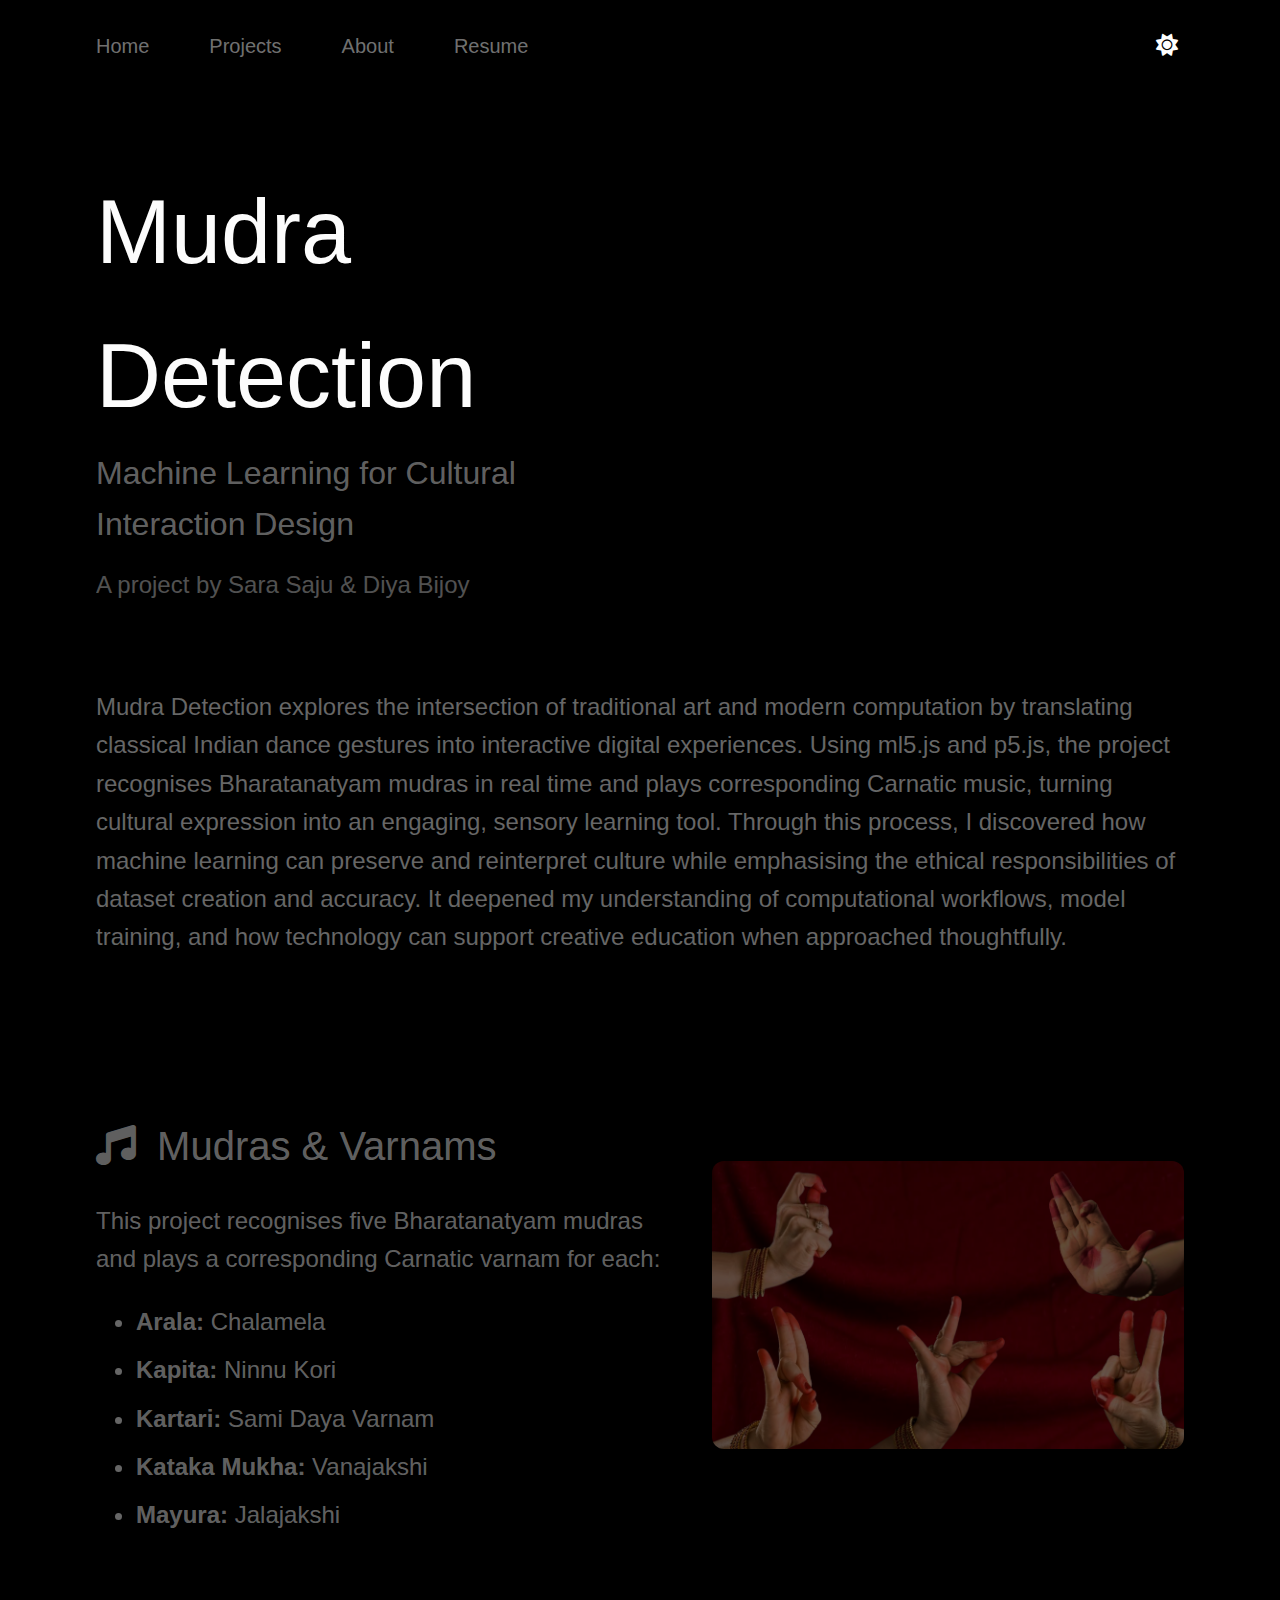
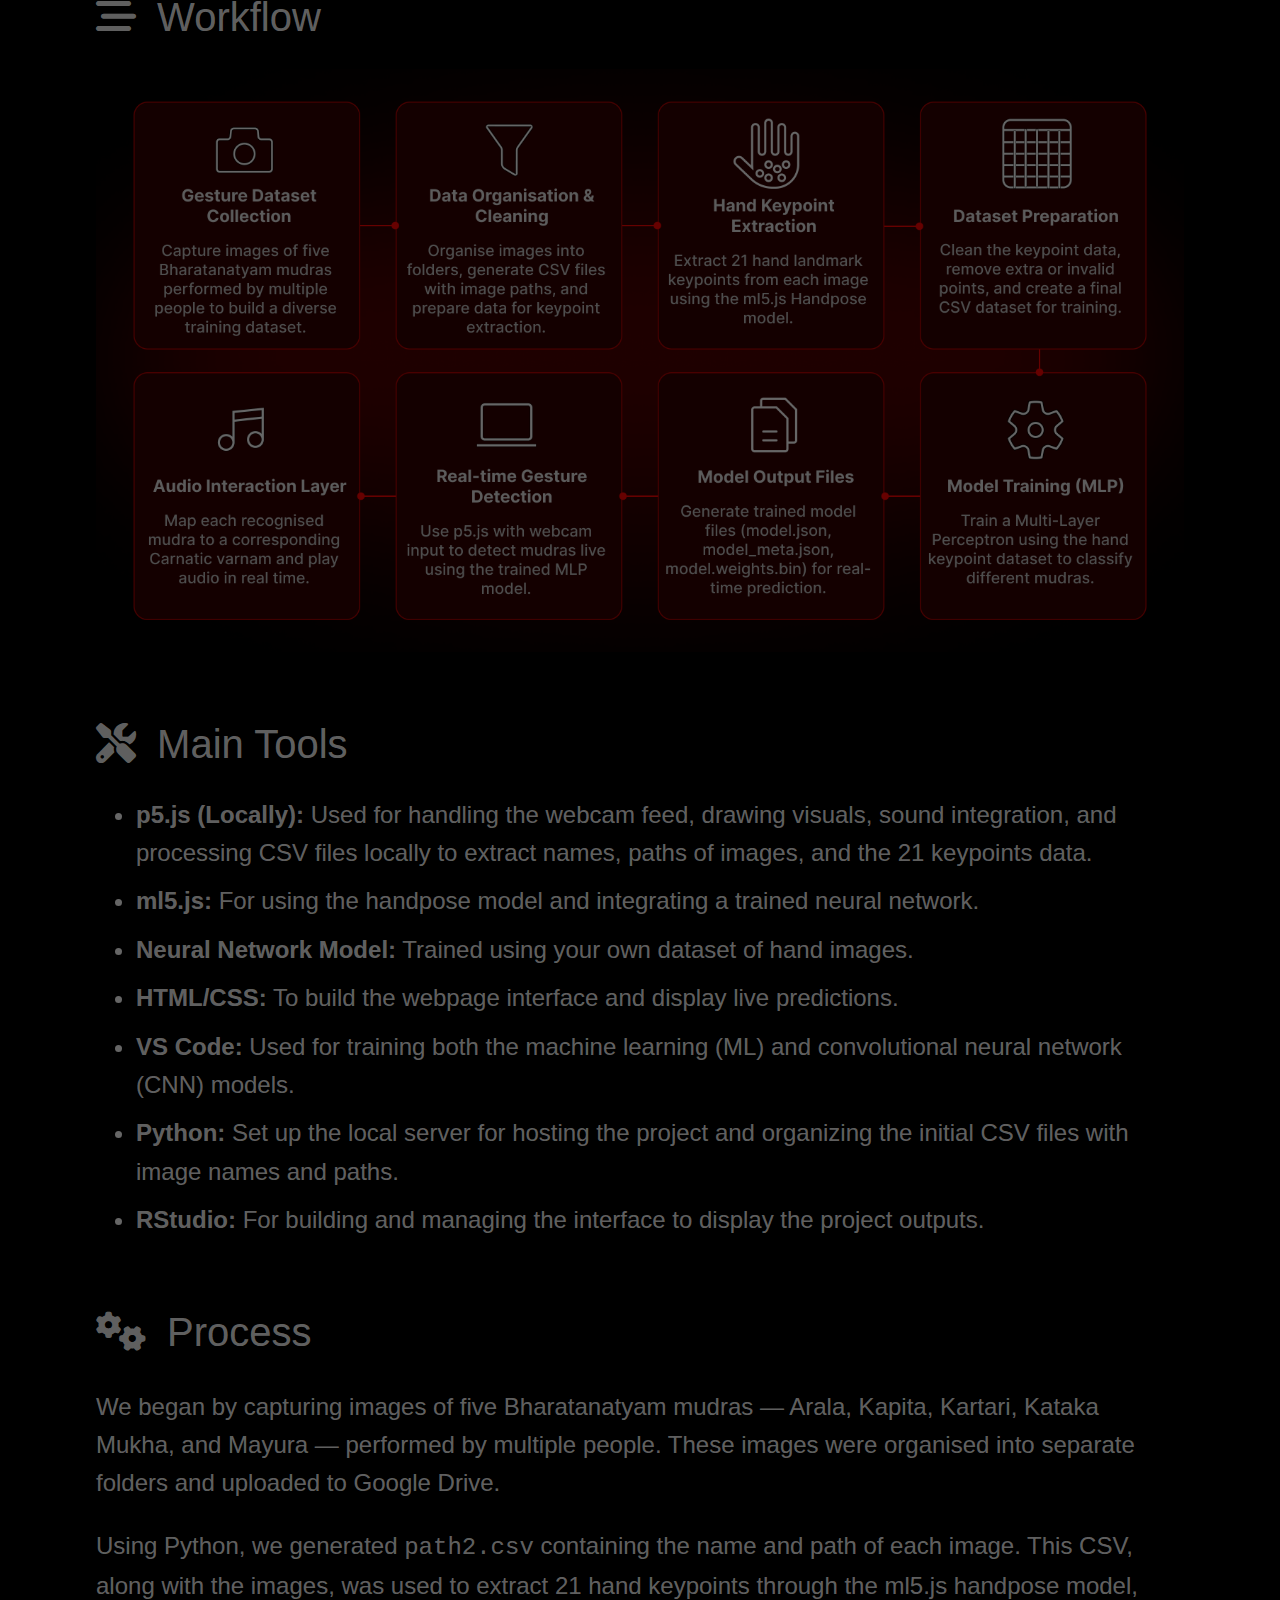
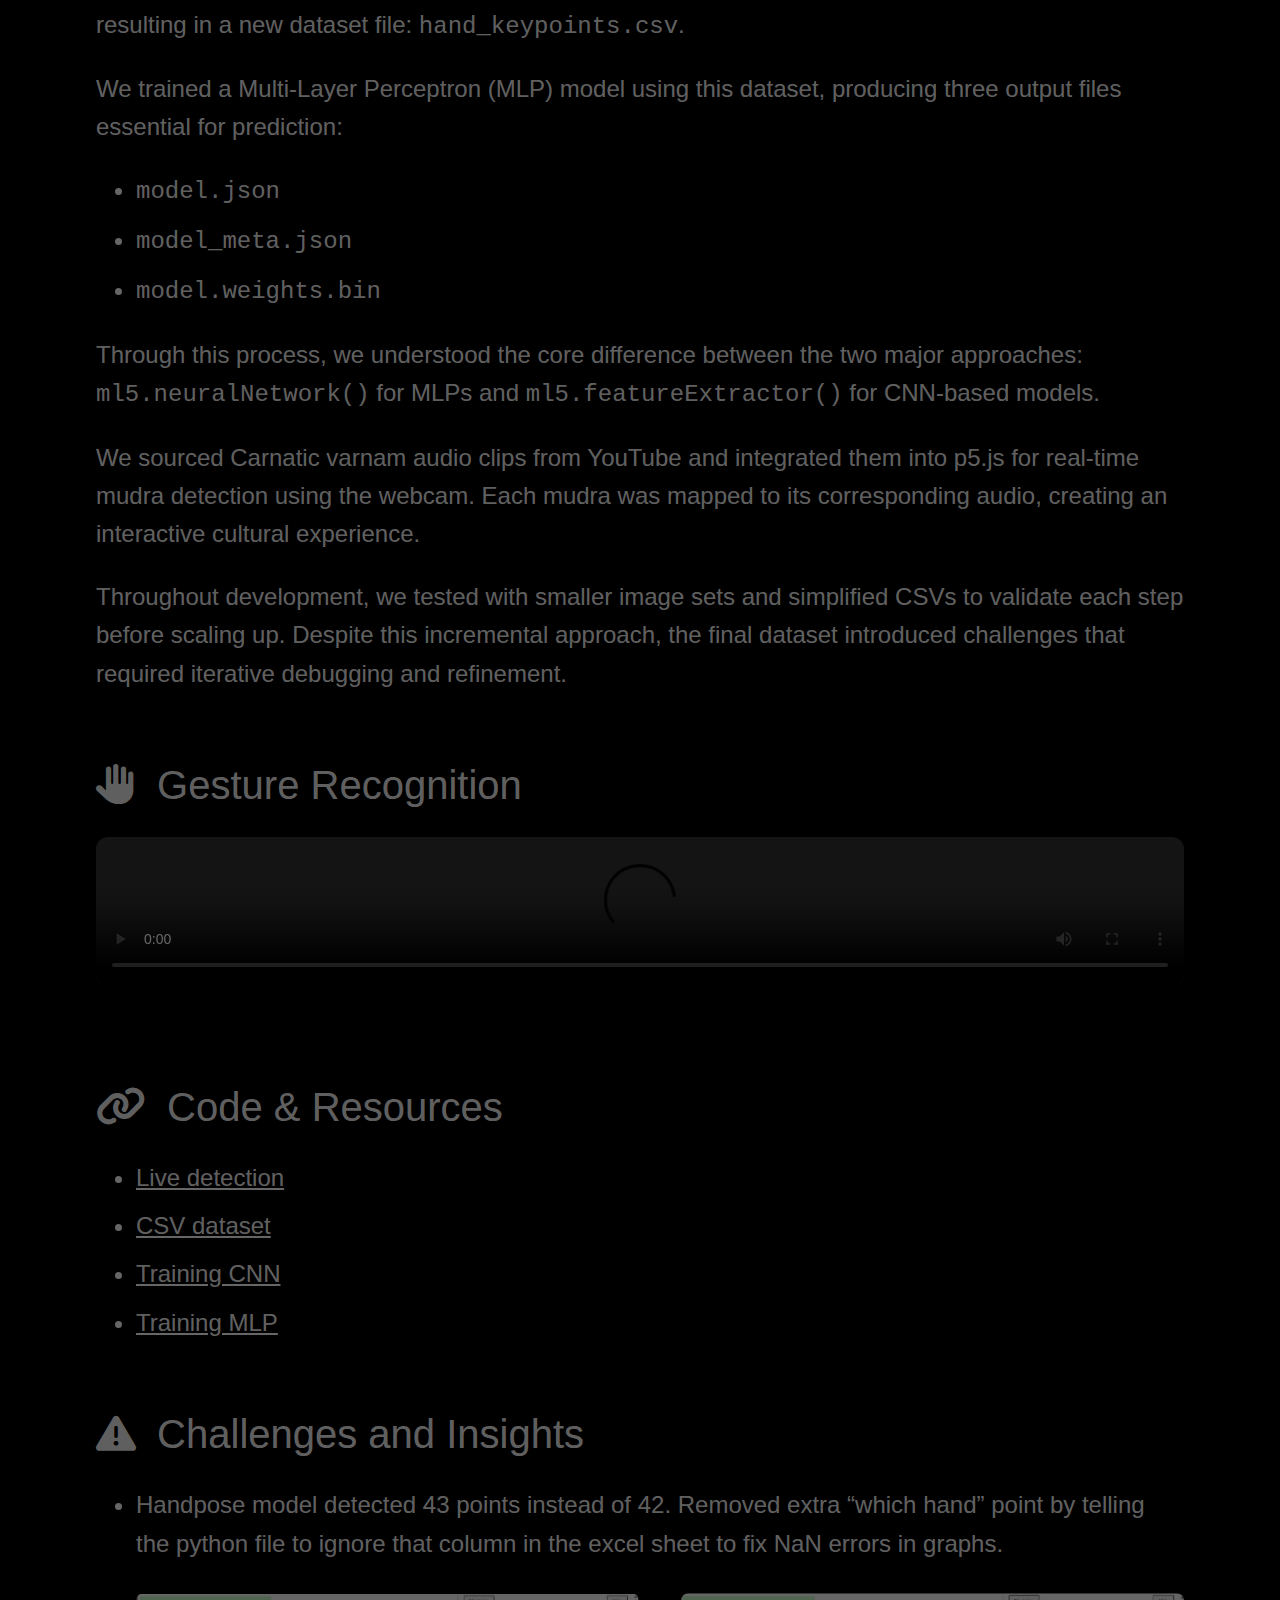
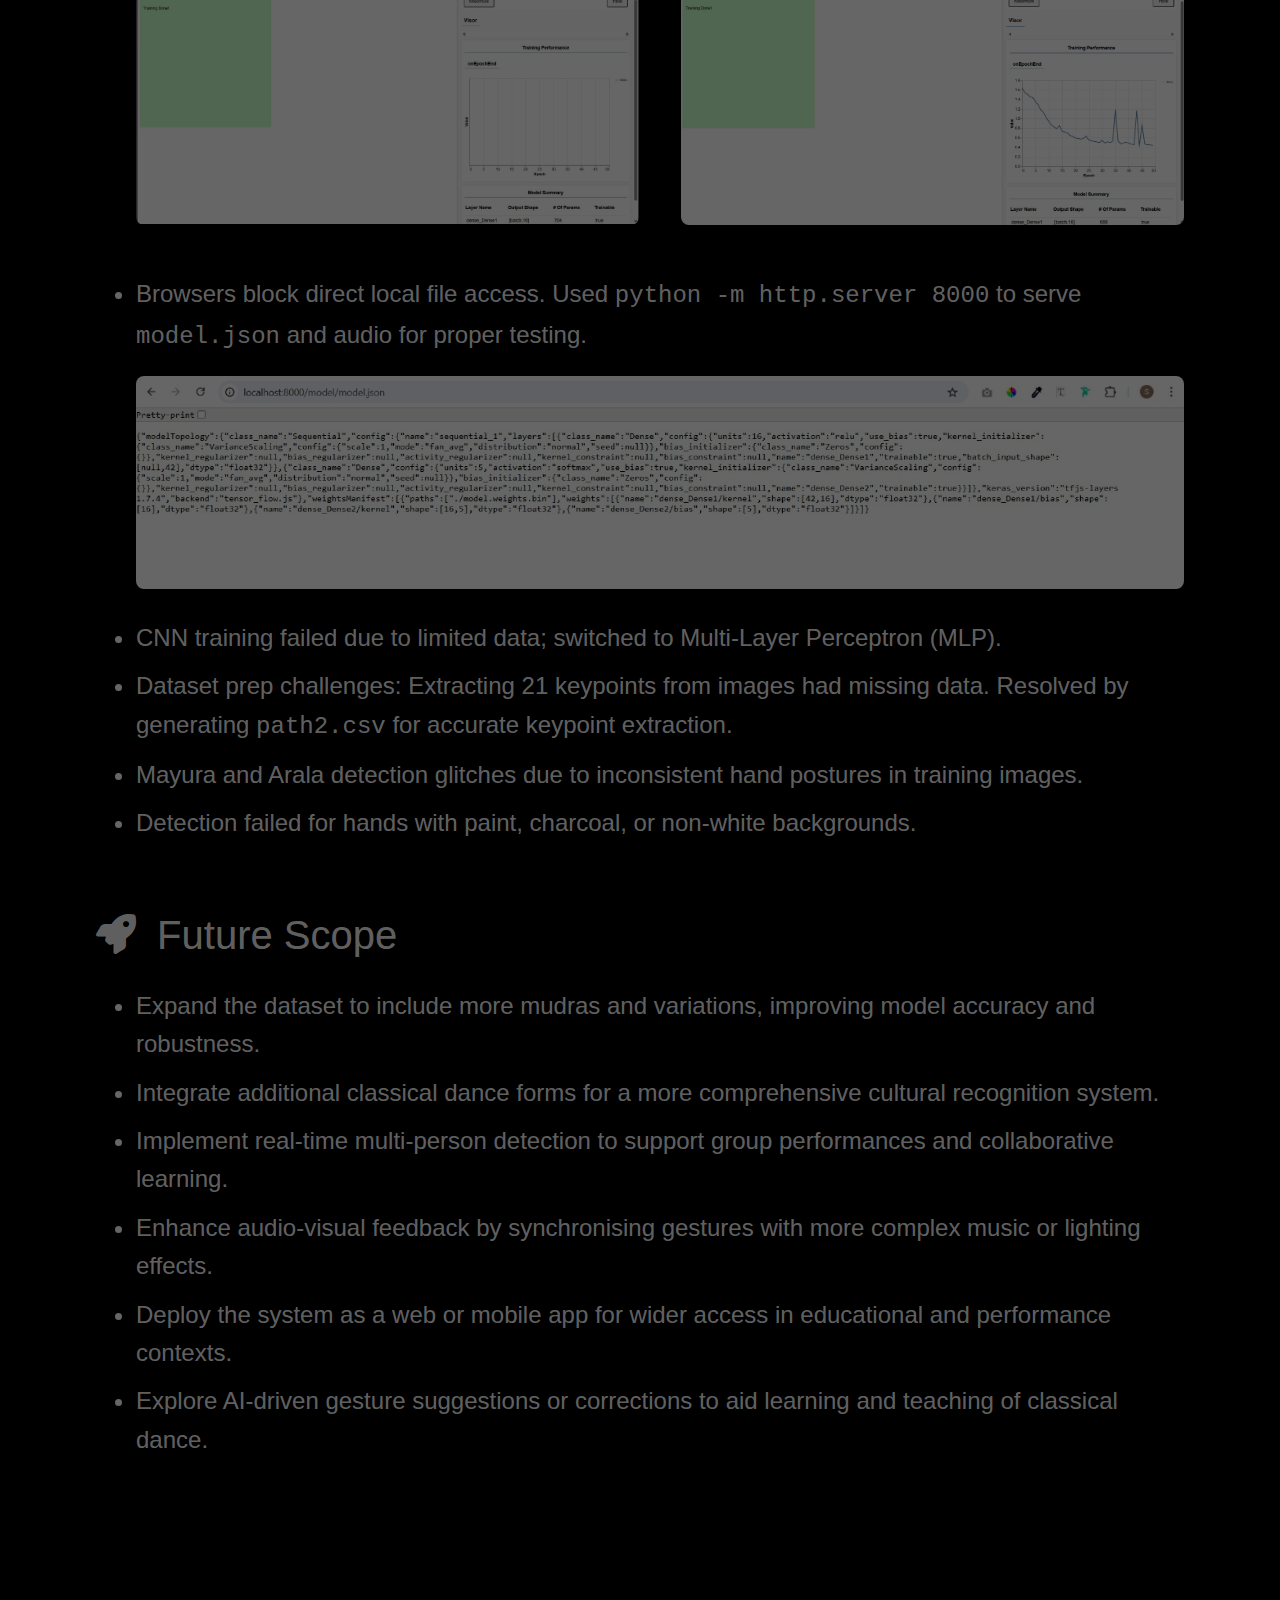
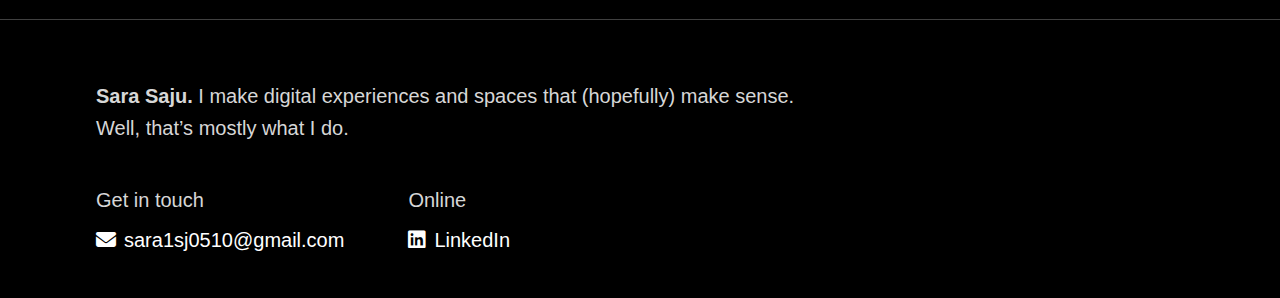
<file: md.html>
<!DOCTYPE html>
<html lang="en">
<head>
  <meta charset="utf-8" />
  <meta name="viewport" content="width=device-width,initial-scale=1" />
  <title>MUDRA | PORTFOLIO - SARA SAJU</title>
  <link rel="stylesheet" href="style.css">
  <link rel="stylesheet" href="https://cdnjs.cloudflare.com/ajax/libs/font-awesome/6.4.0/css/all.min.css"/>

  <style>
body {
  margin: 0;
  padding: 0;
  font-family: "Inter", "Arial", sans-serif;
  background: #000;
  color: #fff;
  line-height: 1.6;
  padding-top: 100px; /* to offset navbar */
}

.container {
  width: 85%;
  max-width: 1400px;
  margin: 0 auto;
}

.project-page {
  display: flex;
  flex-direction: column;
}

/* Row layout for intro section only */
.project-intro-row {
  display: flex;
  flex-direction: row;
  align-items: flex-start;
  justify-content: space-between;
  gap: 40px;
  margin-bottom: 40px;
}

/* Project Title */
.project-title {
  font-size: 90px;      /* bigger than before for hierarchy */
  font-weight: 400;
  color: rgba(255,255,255,0.4);
  margin-bottom: 0px;
  transition: color 0.6s ease;
}
.project-title.active { color: #fff; }

/* Subtitle */
.project-subtitle {
  font-size: 32px;     /* bigger than paragraph, smaller than title */
  font-weight: 300;
  color: rgba(255,255,255,0.4);
  margin-bottom: 15px;
}

/* Project Meta */
.project-meta {
  font-size: 24px;    /* same as paragraph for readability */
  opacity: 0.6;
  margin-bottom: 40px;
}

/* Project Sections */
.project-section {
  margin-bottom: 60px;
}

/* Section Titles */
.project-section h2 {
  font-size: 40px;   /* bigger than subtitle */
  font-weight: 500;
  margin-bottom: 20px;
  color: rgba(255,255,255,0.4);
  transition: color 0.6s ease;
}
.project-section h2.active { color: #fff; }

/* Section Paragraphs */
.project-section p {
  font-size: 24px;   /* minimum as required */
  line-height: 1.6;
  color: rgba(255,255,255,0.4);
  transition: color 0.6s ease;
}
.project-section p.active { color: #fff; }

/* Icons for section titles */
.project-section i {
  margin-right: 10px;
  color: rgba(255,255,255,0.6);
}

/* Make images responsive within container */
.project-section img {
  width: 100%;
  height: auto;
  display: block;
  margin: 20px 0; /* spacing above and below image */
  border-radius: 6px; /* optional subtle styling */
  object-fit: contain;
}

/* Style bullet lists */
.project-section ul {
  list-style-type: disc; /* normal bullets */
  padding-left: 40px; /* indent bullets properly */
  margin: 10px 0; /* spacing around list */
}

.project-section li {
  font-size: 24px; /* ensure minimum size */
  line-height: 1.6;
  color: rgba(255,255,255,0.8);
  margin-bottom: 10px;
}

.design-module {
  display: flex;
  gap: 40px; /* spacing between text and media */
  align-items: center; /* vertical center alignment */
  margin-bottom: 60px;
  flex-wrap: wrap; /* stack on smaller screens */
}

.design-content {
  flex: 1; /* text takes available space */
  min-width: 300px; /* avoid text being too narrow */
  transition: color 0.6s ease; /* add this for fade effect */
}

.design-content h3 {
  font-size: 28px;
  margin-bottom: 10px;
  color: rgba(255,255,255,0.8);
}

.design-content p {
  font-size: 24px;
  line-height: 1.6;
  color: rgba(255,255,255,0.6);
}

.design-media {
  flex: 1;
  min-width: 300px;
}

.design-media img,
.design-media video {
  width: 100%;
  height: 100%;
  object-fit: contain; /* keeps full image visible */
}

.design-media video {
  width: 100%; /* fit container */
  height: auto;
  border-radius: 8px;
}

/* Prevent links in code-resources section from changing color or showing underline */
.project-section.code-resources a {
  color: inherit;       /* Keep the text color same as surrounding text */
}

.project-section.code-resources a:hover {
  color: inherit;       /* Optional: keep same on hover */
}

/* ====================== */
/* LIGHT MODE OVERRIDES   */
/* ====================== */
body.light-mode {
  background: #fff !important;
  color: #111 !important;
}

/* Project Titles */
body.light-mode .project-title {
  color: rgba(0,0,0,0.8) !important;
}
body.light-mode .project-title.active {
  color: #000 !important;
}

/* Subtitle & Meta */
body.light-mode .project-subtitle {
  color: rgba(0,0,0,0.8) !important;
}
body.light-mode .project-meta {
  color: #111 !important;
  opacity: 0.8 !important;
}

/* Section Headings */
body.light-mode .project-section h2 {
  color: rgba(0,0,0,0.8) !important;
}
body.light-mode .project-section h2.active {
  color: #000 !important;
}

/* Paragraphs and Lists */
body.light-mode .project-section p,
body.light-mode .project-section li,
body.light-mode .design-content p {
  color: rgba(0,0,0,0.8) !important;
}

/* Design Module Headings */
body.light-mode .design-content h3 {
  color: rgba(0,0,0,0.8) !important;
}

/* Section Icons */
body.light-mode .project-section i {
  color: rgba(0,0,0,0.8) !important;
}

/* Footer Text */
body.light-mode footer,
body.light-mode footer a,
body.light-mode footer strong {
  color: #111 !important;
}

/* Optional: Links inside lists */
body.light-mode .project-section a {
  color: #111 !important;
  text-decoration: underline !important;
}

/* ================================
   RESPONSIVE DESIGN FOR MUDRA DETECTION PAGE
   Add these to the <style> section of md.html
================================ */

/* ================================
   TABLET (768px - 1024px)
================================ */
@media (max-width: 1024px) {
  
  body {
    padding-top: 80px;
  }

  /* Project Intro Row */
  .project-intro-row {
    gap: 30px;
  }

  /* Project Title & Meta */
  .project-title {
    font-size: 60px;
  }

  .project-subtitle {
    font-size: 26px;
  }

  .project-meta {
    font-size: 20px;
  }

  /* Section Titles */
  .project-section h2 {
    font-size: 32px;
  }

  /* Paragraphs & Lists */
  .project-section p,
  .project-section li {
    font-size: 20px;
  }

  /* Design Module */
  .design-module {
    gap: 30px;
  }

  .design-content h3 {
    font-size: 24px;
  }

  .design-content p {
    font-size: 20px;
  }

  /* Splash Video & Images */
  .project-splash video,
  .project-splash img {
    height: 300px;
  }
}

/* ================================
   MOBILE LANDSCAPE & SMALL TABLET (600px - 768px)
================================ */
@media (max-width: 768px) {
  
  body {
    padding-top: 70px;
  }

  .container {
    width: 90%;
  }

  /* Project Intro Row - Stack Vertically */
  .project-intro-row {
    flex-direction: column !important;
    gap: 20px !important;
    margin-bottom: 30px !important;
  }

  .project-intro,
  .project-splash {
    flex-basis: 100% !important;
    min-width: 100% !important;
    text-align: left !important;
  }

  .project-splash {
    margin-top: 0 !important;
  }

  /* Project Title & Meta */
  .project-title {
    font-size: 48px;
    margin-bottom: 10px;
  }

  .project-subtitle {
    font-size: 22px;
    margin-bottom: 10px;
  }

  .project-meta {
    font-size: 18px;
    margin-bottom: 20px;
  }

  /* Splash Video & Images */
  .project-splash video,
  .project-splash img {
    height: auto !important;
    max-height: 400px;
  }

  /* Section Spacing */
  .project-section {
    margin-bottom: 40px;
  }

  /* Section Titles */
  .project-section h2 {
    font-size: 28px;
    margin-bottom: 15px;
  }

  /* Paragraphs & Lists */
  .project-section p,
  .project-section li {
    font-size: 18px;
    line-height: 1.7;
  }

  .project-section ul {
    padding-left: 30px;
  }

  /* Images */
  .project-section img {
    border-radius: 8px;
    margin: 15px 0;
  }

  /* Design Module - Stack Vertically */
  .design-module {
    flex-direction: column;
    gap: 25px;
    margin-bottom: 40px;
  }

  .design-content,
  .design-media {
    flex: none;
    width: 100%;
    min-width: 100%;
  }

  .design-content h3 {
    font-size: 22px;
    margin-bottom: 8px;
  }

  .design-content p,
  .design-content ul li {
    font-size: 18px;
  }

  /* Challenge Images - Stack Vertically */
  li[style*="display: flex"] {
    flex-direction: column !important;
    gap: 15px !important;
  }

  li[style*="display: flex"] img {
    width: 100% !important;
    max-width: 100% !important;
  }

  /* Demo Video */
  .design-demo video {
    border-radius: 10px;
  }
}

/* ================================
   MOBILE PORTRAIT (max-width: 600px)
================================ */
@media (max-width: 600px) {
  
  body {
    padding-top: 60px;
  }

  .container {
    width: 92%;
  }

  /* Project Intro Row */
  .project-intro-row {
    margin-bottom: 20px !important;
  }

  /* Project Title & Meta */
  .project-title {
    font-size: 36px;
    margin-bottom: 8px;
  }

  .project-subtitle {
    font-size: 18px;
    margin-bottom: 8px;
  }

  .project-meta {
    font-size: 16px;
    margin-bottom: 15px;
  }

  /* Splash Video & Images */
  .project-splash video,
  .project-splash img {
    max-height: 300px !important;
  }

  /* Section Spacing */
  .project-section {
    margin-bottom: 35px;
  }

  /* Mudras & Varnams Section */
  #mudras-varnams {
    padding: 20px 0 !important;
  }

  #mudras-varnams .project-splash {
    margin-top: 20px !important;
    margin-bottom: 20px !important;
  }

  /* Section Titles */
  .project-section h2 {
    font-size: 24px;
    margin-bottom: 12px;
  }

  /* Paragraphs & Lists */
  .project-section p {
    font-size: 16px;
    line-height: 1.7;
  }

  .project-section li {
    font-size: 16px;
    line-height: 1.7;
    margin-bottom: 8px;
  }

  .project-section ul {
    padding-left: 25px;
  }

  /* Icons in section titles */
  .project-section i {
    font-size: 18px;
    margin-right: 8px;
  }

  /* Images */
  .project-section img {
    border-radius: 6px;
    margin: 12px 0;
  }

  /* Design Module */
  .design-module {
    gap: 20px;
    margin-bottom: 35px;
  }

  .design-content h3 {
    font-size: 20px;
    margin-bottom: 6px;
  }

  .design-content p {
    font-size: 16px;
  }

  .design-content ul {
    padding-left: 20px;
  }

  .design-content ul li {
    font-size: 16px;
    margin-bottom: 6px;
  }

  /* Code elements */
  code {
    font-size: 14px;
    padding: 2px 6px;
    background: rgba(255,255,255,0.1);
    border-radius: 4px;
  }

  /* Demo Video */
  .design-demo video {
    border-radius: 8px;
    margin-bottom: 15px;
  }

  /* Footer adjustments */
  footer {
    padding: 30px 0;
  }

  footer .intro {
    font-size: 14px;
    margin-bottom: 25px;
  }

  footer .contacts {
    flex-direction: column;
    gap: 1.5rem;
  }

  footer .contact-item span {
    font-size: 14px;
  }

  footer a {
    font-size: 14px;
  }
}

/* ================================
   EXTRA SMALL DEVICES (max-width: 400px)
================================ */
@media (max-width: 400px) {
  
  /* Project Title */
  .project-title {
    font-size: 32px;
  }

  .project-subtitle {
    font-size: 16px;
  }

  .project-meta {
    font-size: 14px;
  }

  /* Splash Video & Images */
  .project-splash video,
  .project-splash img {
    max-height: 250px !important;
  }

  /* Section Titles */
  .project-section h2 {
    font-size: 22px;
  }

  /* Paragraphs */
  .project-section p,
  .project-section li {
    font-size: 15px;
  }

  /* Design Module */
  .design-content h3 {
    font-size: 18px;
  }

  .design-content p,
  .design-content ul li {
    font-size: 15px;
  }

  /* Code elements */
  code {
    font-size: 13px;
  }
}

/* ================================
   LANDSCAPE ORIENTATION ON MOBILE
================================ */
@media (max-height: 500px) and (orientation: landscape) {
  
  body {
    padding-top: 50px;
  }

  .project-title {
    font-size: 32px;
    margin-bottom: 5px;
  }

  .project-subtitle {
    font-size: 16px;
    margin-bottom: 5px;
  }

  .project-meta {
    font-size: 14px;
    margin-bottom: 10px;
  }

  .project-splash video,
  .project-splash img {
    max-height: 200px !important;
  }

  .project-section {
    margin-bottom: 25px;
  }

  .project-section h2 {
    font-size: 20px;
    margin-bottom: 10px;
  }

  .design-module {
    margin-bottom: 25px;
  }

  #mudras-varnams {
    padding: 20px 0 !important;
  }
}

/* ================================
   TOUCH DEVICE OPTIMIZATIONS
================================ */
@media (hover: none) and (pointer: coarse) {
  
  /* Larger touch targets for links */
  .project-meta a,
  .project-section a {
    padding: 8px 0;
    display: inline-block;
  }

  /* Better video controls visibility */
  .design-demo video {
    min-height: 200px;
  }
}

/* ================================
   IPAD SPECIFIC (768px - 1024px)
================================ */
@media (min-width: 768px) and (max-width: 1024px) {
  
  /* Keep intro and video/image side by side on iPad */
  .project-intro-row {
    flex-direction: row !important;
  }

  .project-intro,
  .project-splash {
    flex-basis: 48% !important;
    min-width: 300px !important;
  }

  /* Design modules stay horizontal on iPad */
  .design-module {
    flex-direction: row;
  }

  .design-content,
  .design-media {
    flex: 1;
    min-width: 45%;
  }

  /* Challenge images stay side-by-side on iPad */
  li[style*="display: flex"] {
    flex-direction: row !important;
  }

  li[style*="display: flex"] img {
    width: 48% !important;
  }
}

/* ================================
   PRINT STYLES (Bonus)
================================ */
@media print {
  
  header,
  footer,
  .theme-toggle {
    display: none;
  }

  body {
    padding-top: 0;
    background: white;
    color: black;
  }

  .project-title,
  .project-section h2,
  .project-section p {
    color: black !important;
  }

  video {
    display: none;
  }

  .project-section img {
    max-width: 100%;
    page-break-inside: avoid;
  }
}

</style>
</head>

<body>

<!-- NAVBAR -->
<header>
  <div class="container">
    <nav>
      <a href="index.html">Home</a>
      <a href="index.html#projects-header">Projects</a>
      <a href="about.html" class="active">About</a>
      <a href="assets/CV.pdf" class="resume-link" target="_blank">Resume</a>
      <button id="themeToggle" class="theme-toggle" aria-pressed="false">
        <i class="fas fa-sun"></i>
      </button>
    </nav>
  </div>
</header>

<main class="container">
  <section class="project-page">

    <!-- Project Intro Row -->
    <div class="project-intro-row" style="margin-bottom: 20px;">
      <!-- Text Column -->
      <div class="project-intro" style="flex-basis:55%; min-width:300px; text-align:left;">
        <h1 class="project-title">Mudra Detection</h1>
        <div class="project-subtitle">Machine Learning for Cultural Interaction Design</div>
        <div class="project-meta">A project by Sara Saju & Diya Bijoy</div>
      </div>

      <!-- Video Column -->
      <div class="project-splash" style="flex-basis:45%; min-width:300px; margin-top: 20px; ">
        <video autoplay loop muted playsinline
               style="width:100%; height:auto; border-radius:12px; object-fit:contain;">
          <source src="assets/md-splashscreen.mp4" type="video/mp4">
        </video>
      </div>
    </div>

   <!-- Image Column -->
<!-- <div class="project-splash" style="flex-basis:45%; min-width:300px;">
  <img src="images/mudra-detection.jpg" alt="Mudra Detection Demo"
       style="width:100%; height:350px; border-radius:12px; box-shadow: 0 0 30px rgba(255,255,255,0.2); object-fit:cover;">
</div> -->


    <!-- Overview -->
    <div class="project-section" id="problem-statement">
      <p>Mudra Detection explores the intersection of traditional art and modern computation by translating classical Indian dance gestures into interactive 
        digital experiences. Using ml5.js and p5.js, the project recognises Bharatanatyam mudras in real time and plays corresponding Carnatic music, turning 
        cultural expression into an engaging, sensory learning tool. Through this process, I discovered how machine learning can preserve and reinterpret culture 
        while emphasising the ethical responsibilities of dataset creation and accuracy. It deepened my understanding of computational workflows, model training, 
        and how technology can support creative education when approached thoughtfully.</p>
    </div>
    
<div class="project-section" id="mudras-varnams" style="padding:40px 0; border-radius:12px;">
    
  <!-- Mudras & Varnams -->
    <div class="project-intro-row">
      <!-- Text Column -->
      <div class="project-intro" style="flex-basis:55%; min-width:300px; text-align:left;">
        <h2><i class="fas fa-music"></i> Mudras & Varnams</h2>
        <p>This project recognises five Bharatanatyam mudras and plays a corresponding Carnatic varnam for each:</p>
        <ul>
          <li><strong>Arala:</strong> Chalamela</li>
          <li><strong>Kapita:</strong> Ninnu Kori</li>
          <li><strong>Kartari:</strong> Sami Daya Varnam</li>
          <li><strong>Kataka Mukha:</strong> Vanajakshi</li>
          <li><strong>Mayura:</strong> Jalajakshi</li>
        </ul>
      </div>

      <!-- Image Column -->
      <div class="project-splash" style="flex-basis:45%; min-width:300px; margin-top:60px; margin-bottom:40px; display:flex; align-items:center; justify-content:center;">
        <img src="images/mudrs-symbols.jpg" alt="Bharatanatyam Mudras"
             style="width:100%; height:auto; border-radius:12px; object-fit:contain;">
      </div>
    </div>

    <!-- Workflow -->
<div class="project-section" id="workflow">
  <h2><i class="fas fa-stream"></i> Workflow</h2>
  <img src="images/mudra-workflow.png" alt="Mudra Detection Workflow">
</div>

    <!-- Main Tools -->
    <div class="project-section">
  <h2><i class="fas fa-tools"></i> Main Tools</h2>
  <ul>
<li><strong>p5.js (Locally):</strong> Used for handling the webcam feed, drawing visuals, sound integration, and processing CSV files locally to extract names, paths of images, and the 21 keypoints data.</li>
<li><strong>ml5.js:</strong> For using the handpose model and integrating a trained neural network.</li>
<li><strong>Neural Network Model:</strong> Trained using your own dataset of hand images.</li>
<li><strong>HTML/CSS:</strong> To build the webpage interface and display live predictions.</li>
<li><strong>VS Code:</strong> Used for training both the machine learning (ML) and convolutional neural network (CNN) models.</li>
<li><strong>Python:</strong> Set up the local server for hosting the project and organizing the initial CSV files with image names and paths.</li>
<li><strong>RStudio:</strong> For building and managing the interface to display the project outputs.</li>
  </ul>
</div>

<!-- Process -->
<div class="project-section" id="process">
  <h2><i class="fas fa-cogs"></i> Process</h2>
  <p>We began by capturing images of five Bharatanatyam mudras — Arala, Kapita, Kartari, Kataka Mukha, and Mayura — performed by multiple people. These images were organised into separate folders and uploaded to Google Drive.</p>

  <p>Using Python, we generated <code>path2.csv</code> containing the name and path of each image. This CSV, along with the images, was used to extract 21 hand keypoints through the ml5.js handpose model, resulting in a new dataset file: <code>hand_keypoints.csv</code>.</p>

  <p>We trained a Multi-Layer Perceptron (MLP) model using this dataset, producing three output files essential for prediction:</p>
  <ul>
    <li><code>model.json</code></li>
    <li><code>model_meta.json</code></li>
    <li><code>model.weights.bin</code></li>
  </ul>

  <p>Through this process, we understood the core difference between the two major approaches: <code>ml5.neuralNetwork()</code> for MLPs and <code>ml5.featureExtractor()</code> for CNN-based models.</p>

  <p>We sourced Carnatic varnam audio clips from YouTube and integrated them into p5.js for real-time mudra detection using the webcam. Each mudra was mapped to its corresponding audio, creating an interactive cultural experience.</p>

  <p>Throughout development, we tested with smaller image sets and simplified CSVs to validate each step before scaling up. Despite this incremental approach, the final dataset introduced challenges that required iterative debugging and refinement.</p>
</div>


<!-- Gesture Recognition -->
<div class="project-section" id="gesture-recognition">
  <h2><i class="fas fa-hand"></i> Gesture Recognition</h2>
  <div class="design-demo">
    <video controls width="100%" style="margin-bottom:20px; border-radius:12px;">
      <source src="assets/mudra-demo.mp4" type="video/mp4">
    </video>
  </div>
</div>


<!-- Links / Demos -->
<div class="project-section code-resources">
  <h2><i class="fas fa-link"></i> Code & Resources</h2>
  <ul>
    <li><a href="https://editor.p5js.org/sarasj0510/full/2FCh_V8x6" target="_blank">Live detection</a></li>
    <li><a href="https://editor.p5js.org/sarasj0510/full/uv0HuV8m-" target="_blank">CSV dataset</a></li>
    <li><a href="https://editor.p5js.org/sarasj0510/full/5wm1M3MFl" target="_blank">Training CNN</a></li>
    <li><a href="https://editor.p5js.org/sarasj0510/full/4iKoRJj-E" target="_blank">Training MLP</a></li>
  </ul>
</div>


    <!-- Challenges and Insights -->
<div class="project-section">
  <h2><i class="fas fa-exclamation-triangle"></i> Challenges and Insights</h2>
  <ul>
    <li>Handpose model detected 43 points instead of 42. Removed extra “which hand” point by telling the python file to ignore that column in the excel sheet to fix NaN errors in graphs.</li>
<li style="margin-bottom:30px; list-style: none; display: flex; gap: 4%;">
  <img src="images/mudra-nan_error.jpg" alt="Handpose model with extra point causing NaN errors" 
       style="width:48%; height:auto; border-radius:8px;">
  <img src="images/mudra-without_nan_error.jpg" alt="Handpose model after removing extra point" 
       style="width:48%; height:auto; border-radius:8px;">
</li>

<li>Browsers block direct local file access. Used <code>python -m http.server 8000</code> to serve <code>model.json</code> and audio for proper testing.</li>
<li style="margin-bottom:30px; list-style: none;">
  <img src="images/mudra-modeljson.jpg" alt="Local server setup" style="width:100%; height:auto; border-radius:8px;">
</li>

    <li>CNN training failed due to limited data; switched to Multi-Layer Perceptron (MLP).</li>
    <li>Dataset prep challenges: Extracting 21 keypoints from images had missing data. Resolved by generating <code>path2.csv</code> for accurate keypoint extraction.</li>
    <li>Mayura and Arala detection glitches due to inconsistent hand postures in training images.</li>
    <li>Detection failed for hands with paint, charcoal, or non-white backgrounds.</li>
  </ul>
</div>

    <!-- Future Scope -->
<div class="project-section" id="future-scope">
  <h2><i class="fas fa-rocket"></i> Future Scope</h2>
  <ul>
    <li>Expand the dataset to include more mudras and variations, improving model accuracy and robustness.</li>
    <li>Integrate additional classical dance forms for a more comprehensive cultural recognition system.</li>
    <li>Implement real-time multi-person detection to support group performances and collaborative learning.</li>
    <li>Enhance audio-visual feedback by synchronising gestures with more complex music or lighting effects.</li>
    <li>Deploy the system as a web or mobile app for wider access in educational and performance contexts.</li>
    <li>Explore AI-driven gesture suggestions or corrections to aid learning and teaching of classical dance.</li>
  </ul>
</div>
  </section>
</main>

<footer>
  <div class="container intro">
    <strong>Sara Saju.</strong> I make digital experiences and spaces that (hopefully) make sense.<br>
    Well, that’s mostly what I do.
  </div>

  <div class="container contacts">
    <div class="contact-item">
      <span>Get in touch</span>
      <a href="mailto:sara1sj0510@gmail.com">
        <i class="fas fa-envelope"></i> sara1sj0510@gmail.com
      </a>
    </div>
    <div class="contact-item">
      <span>Online</span>
      <a href="https://www.linkedin.com/in/sara-saju-8573692ba/" target="_blank">
        <i class="fab fa-linkedin"></i> LinkedIn
      </a>
    </div>
  </div>
</footer>

<script src="script.js"></script>
</body>
</html>
</file>
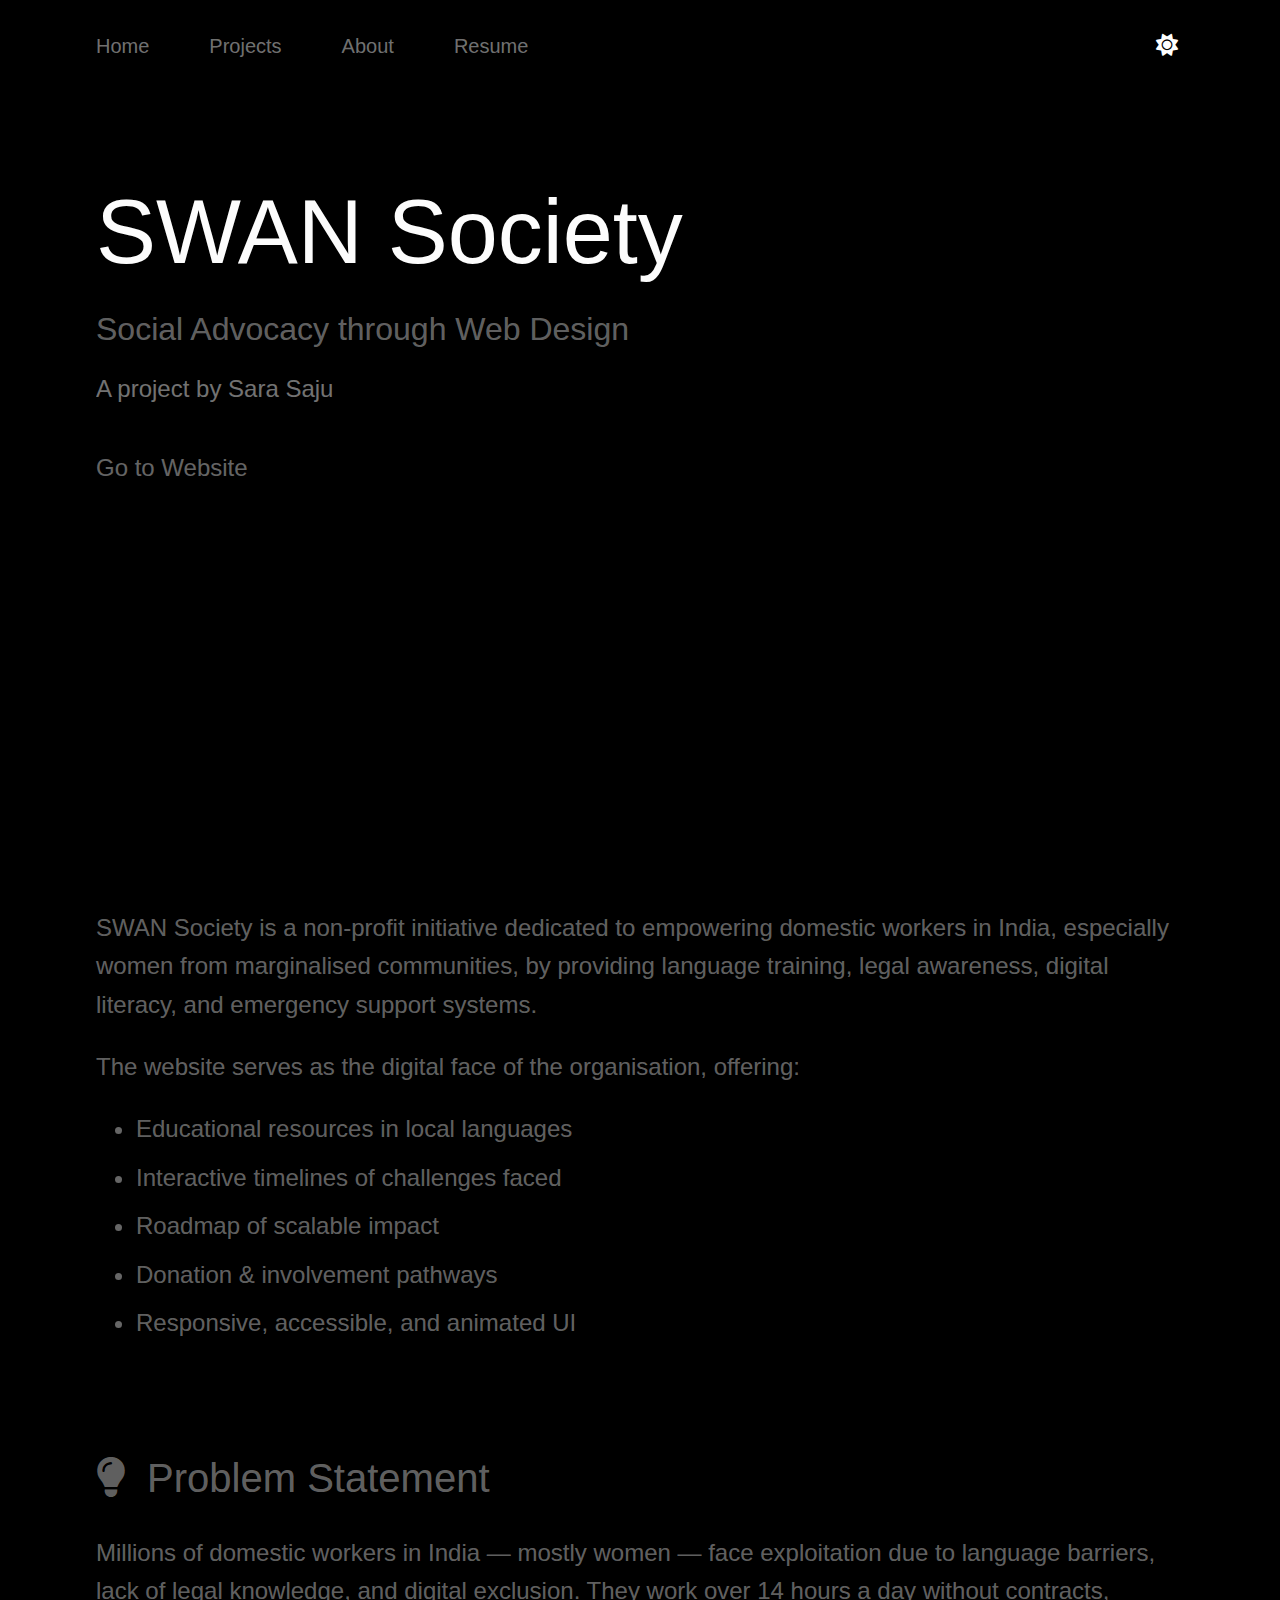
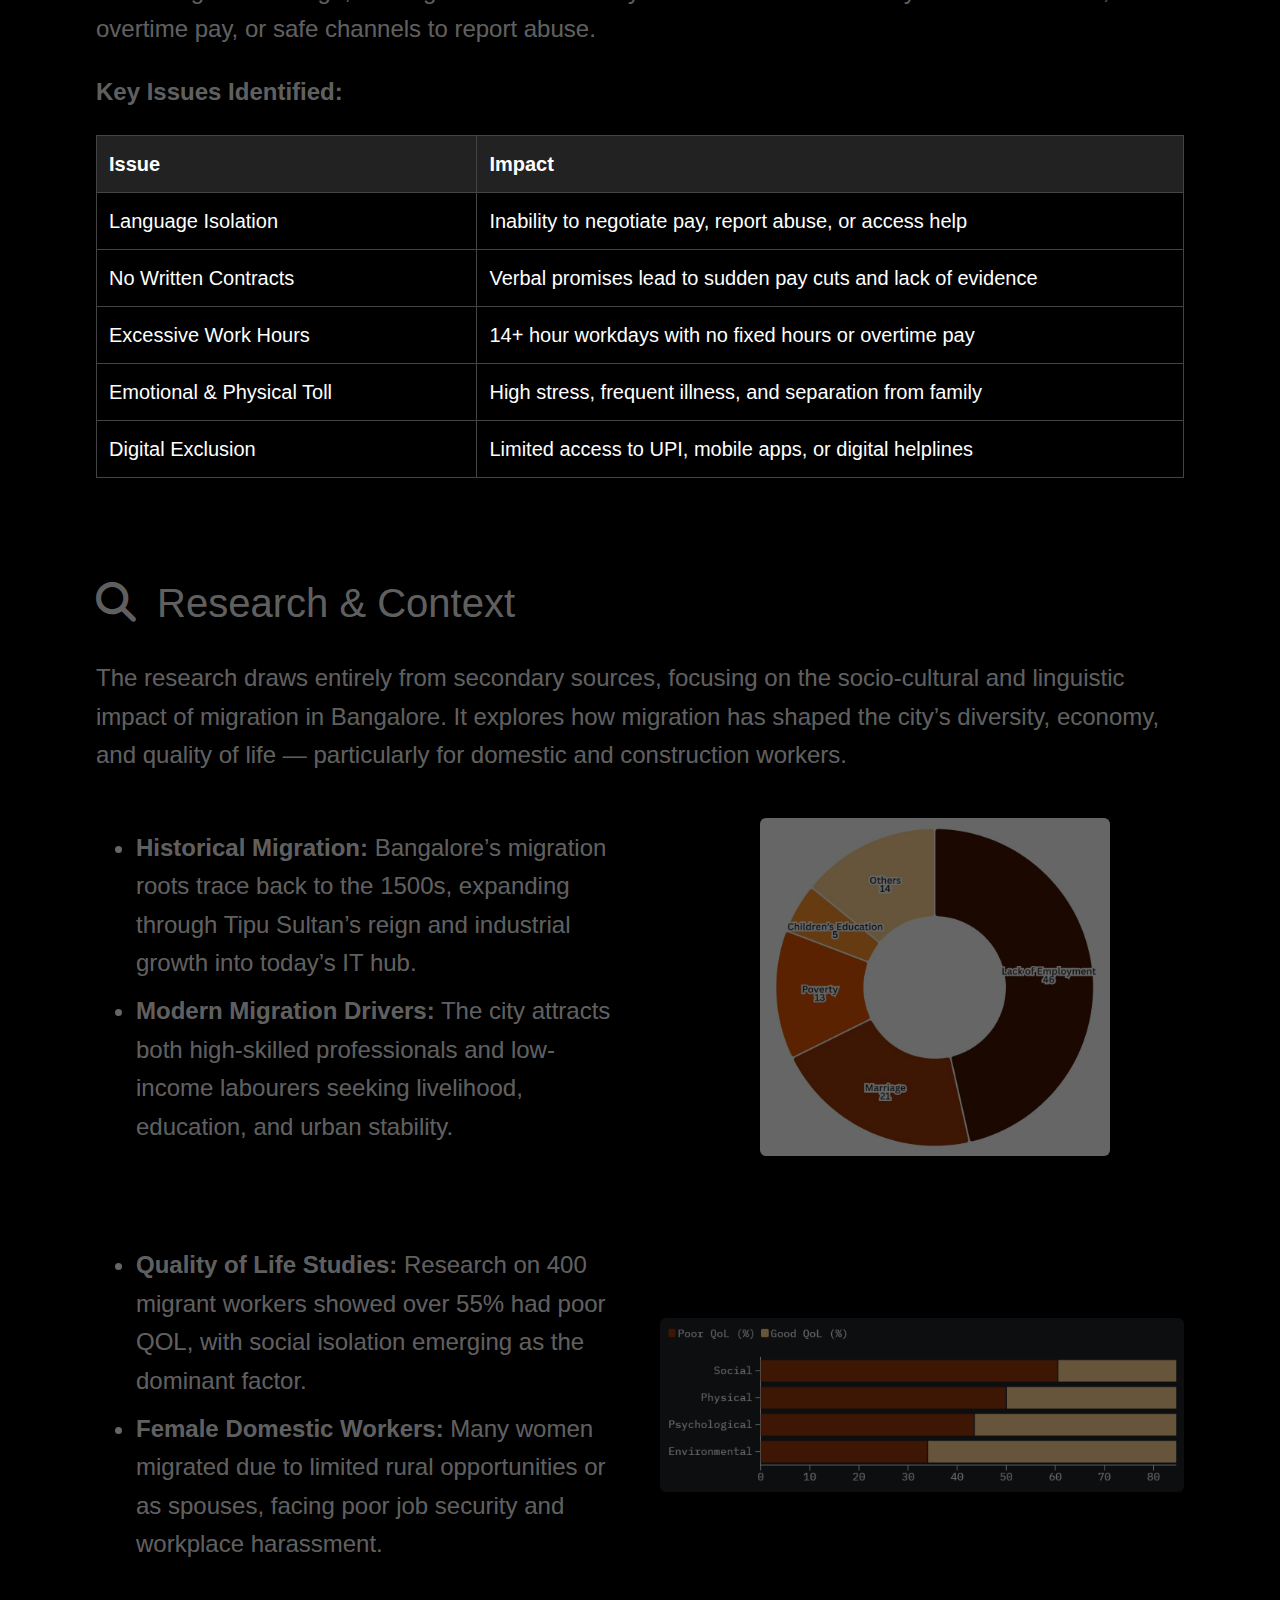
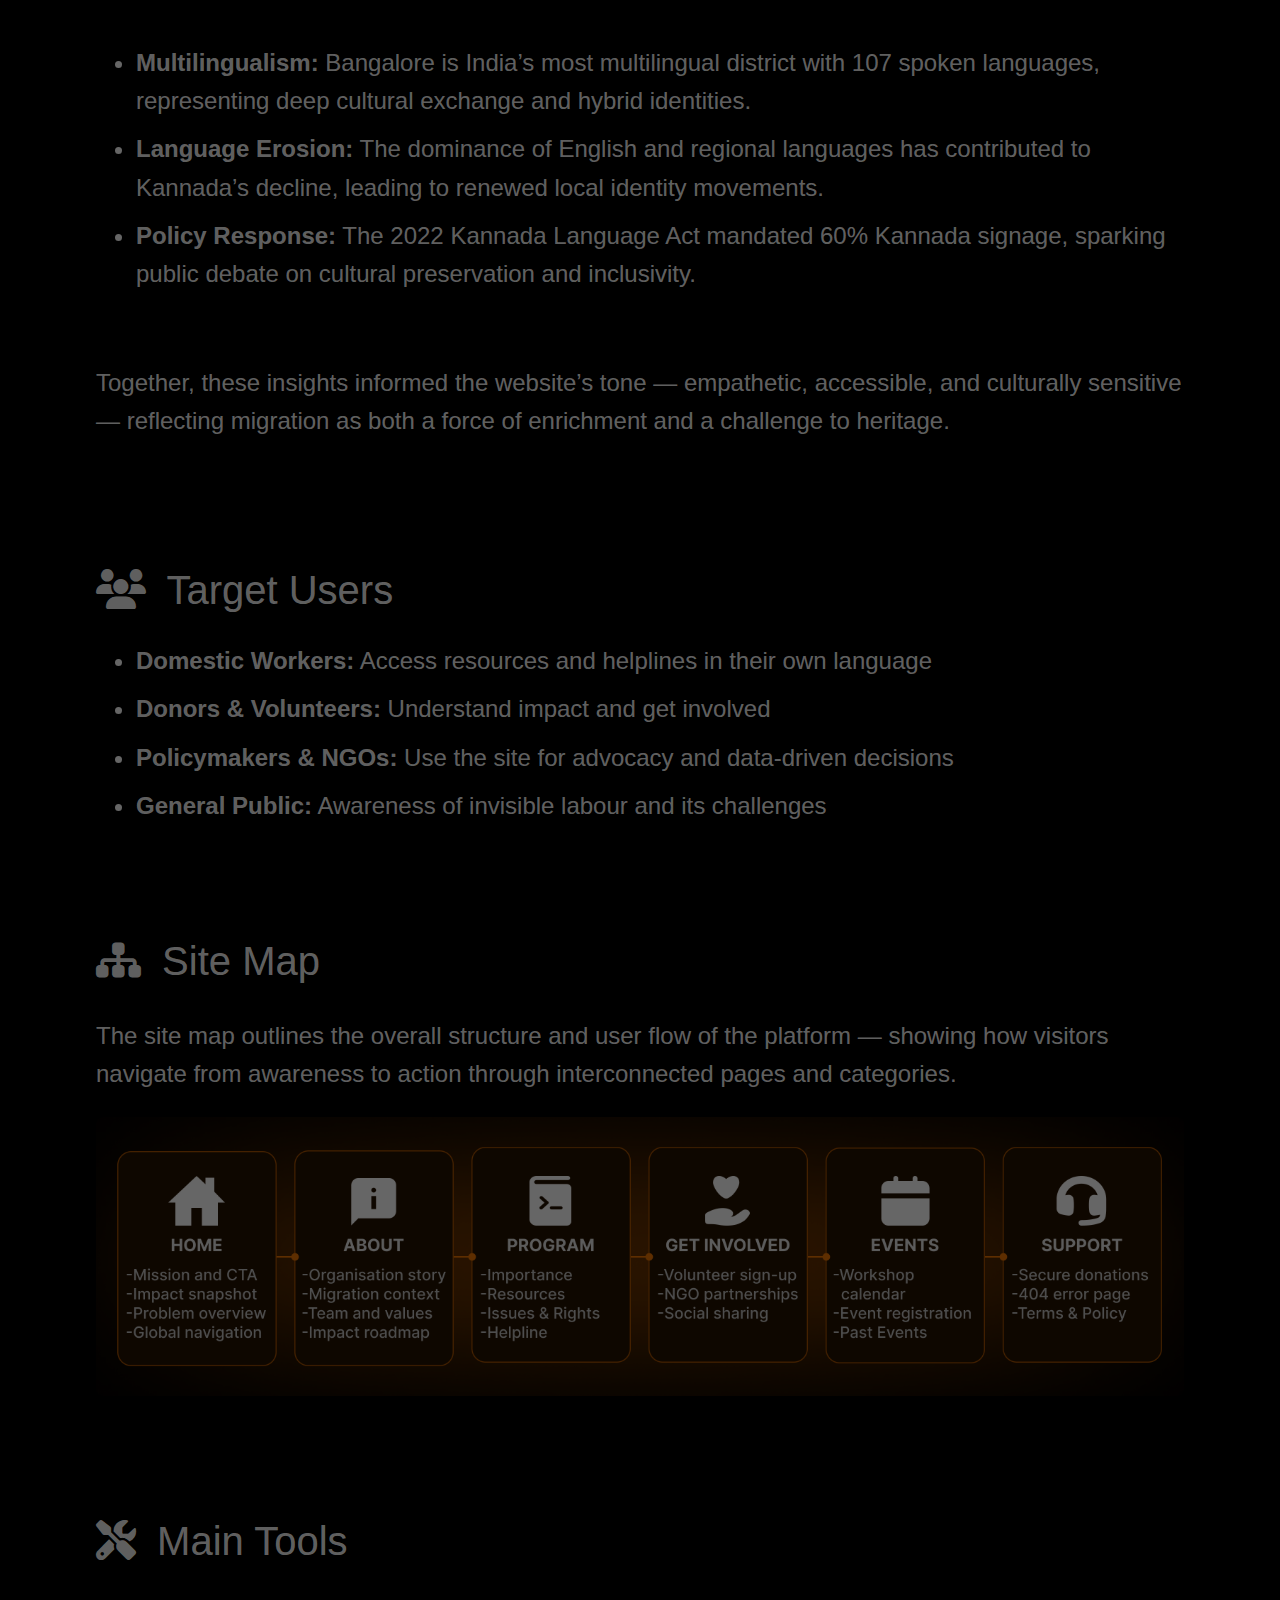
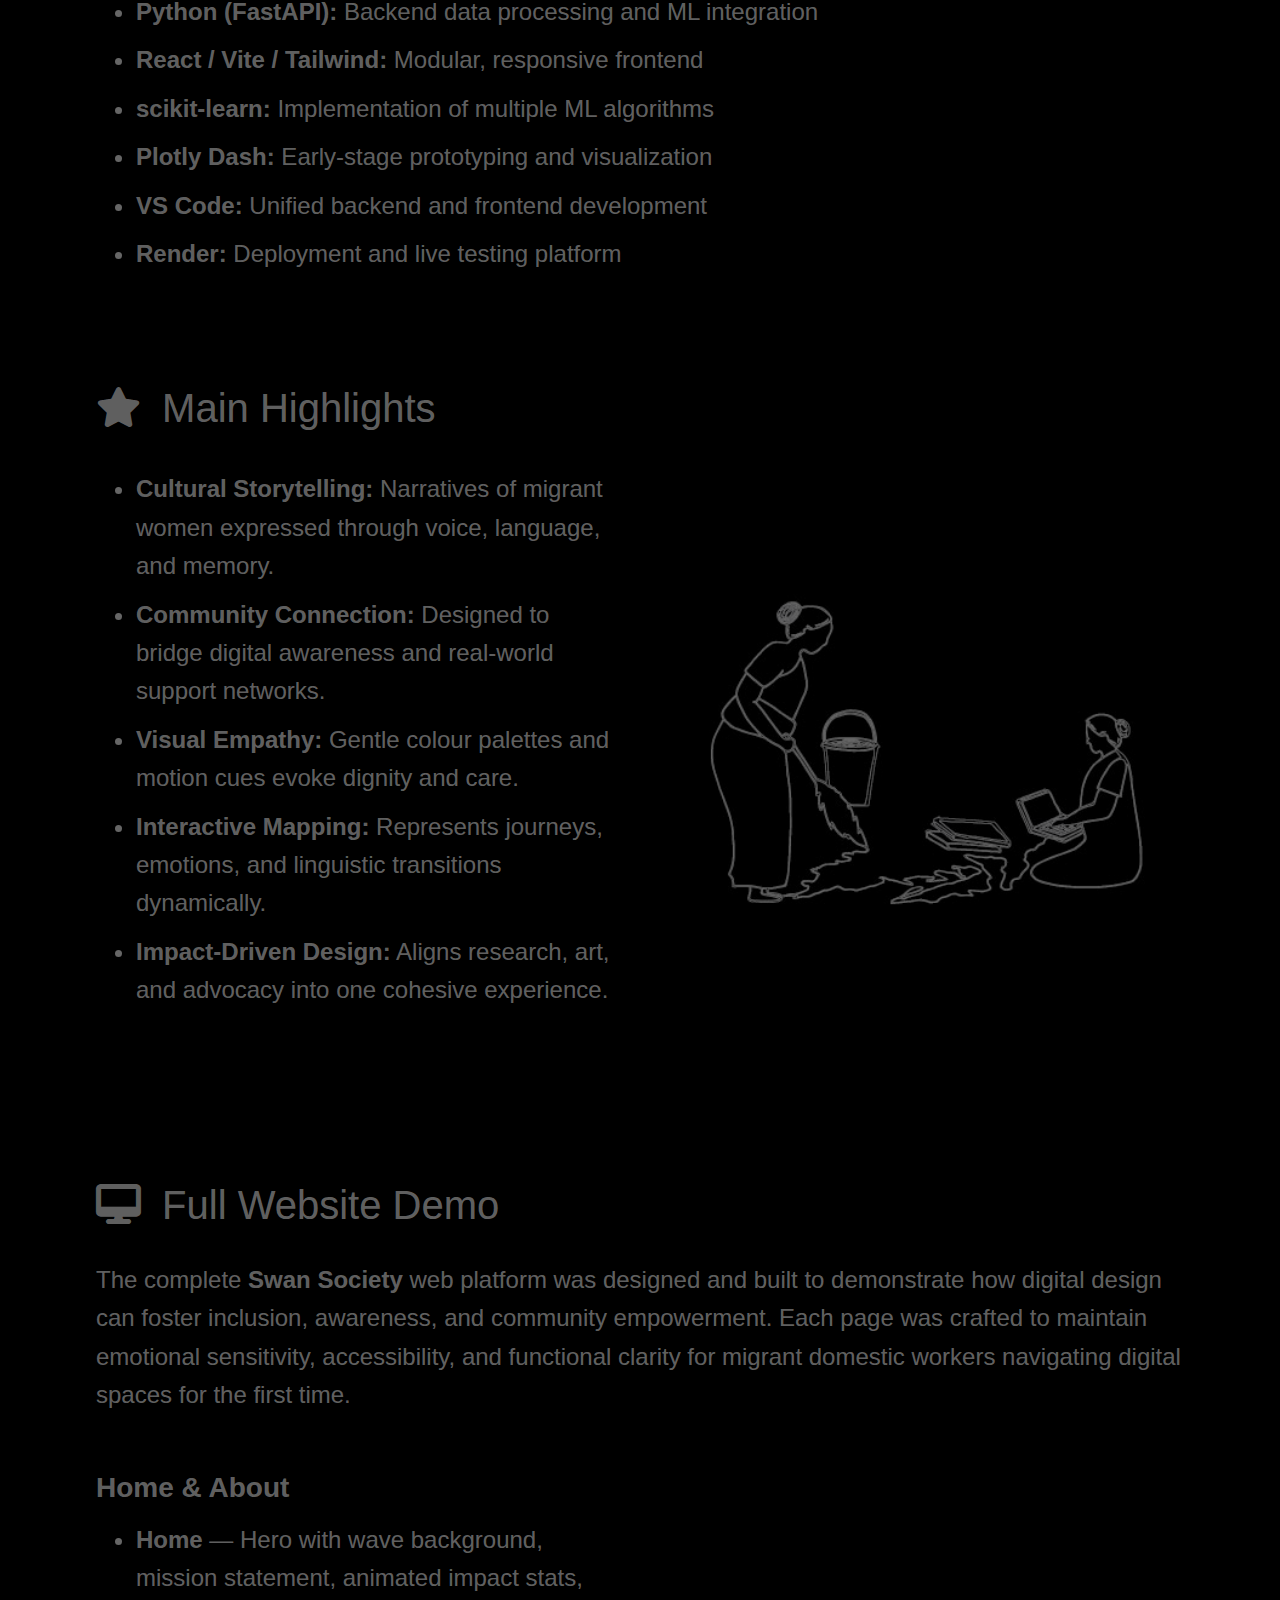
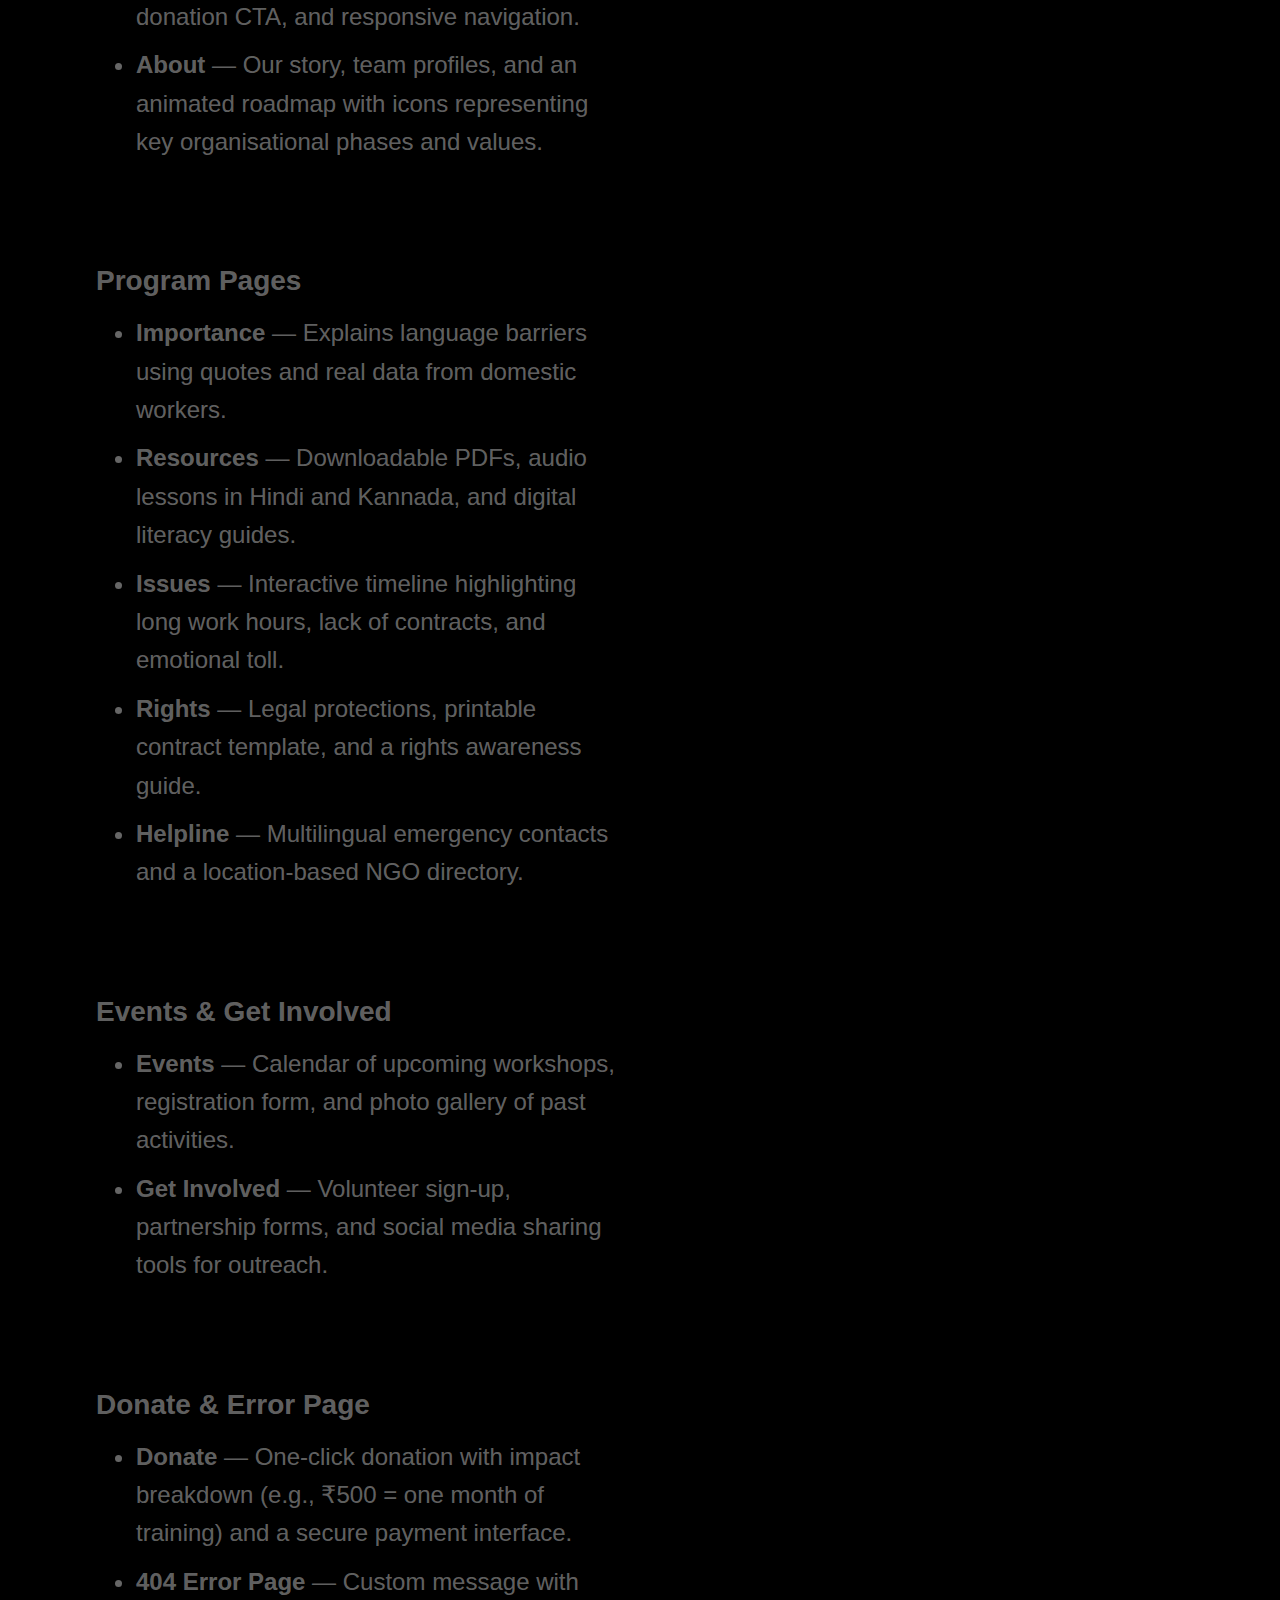
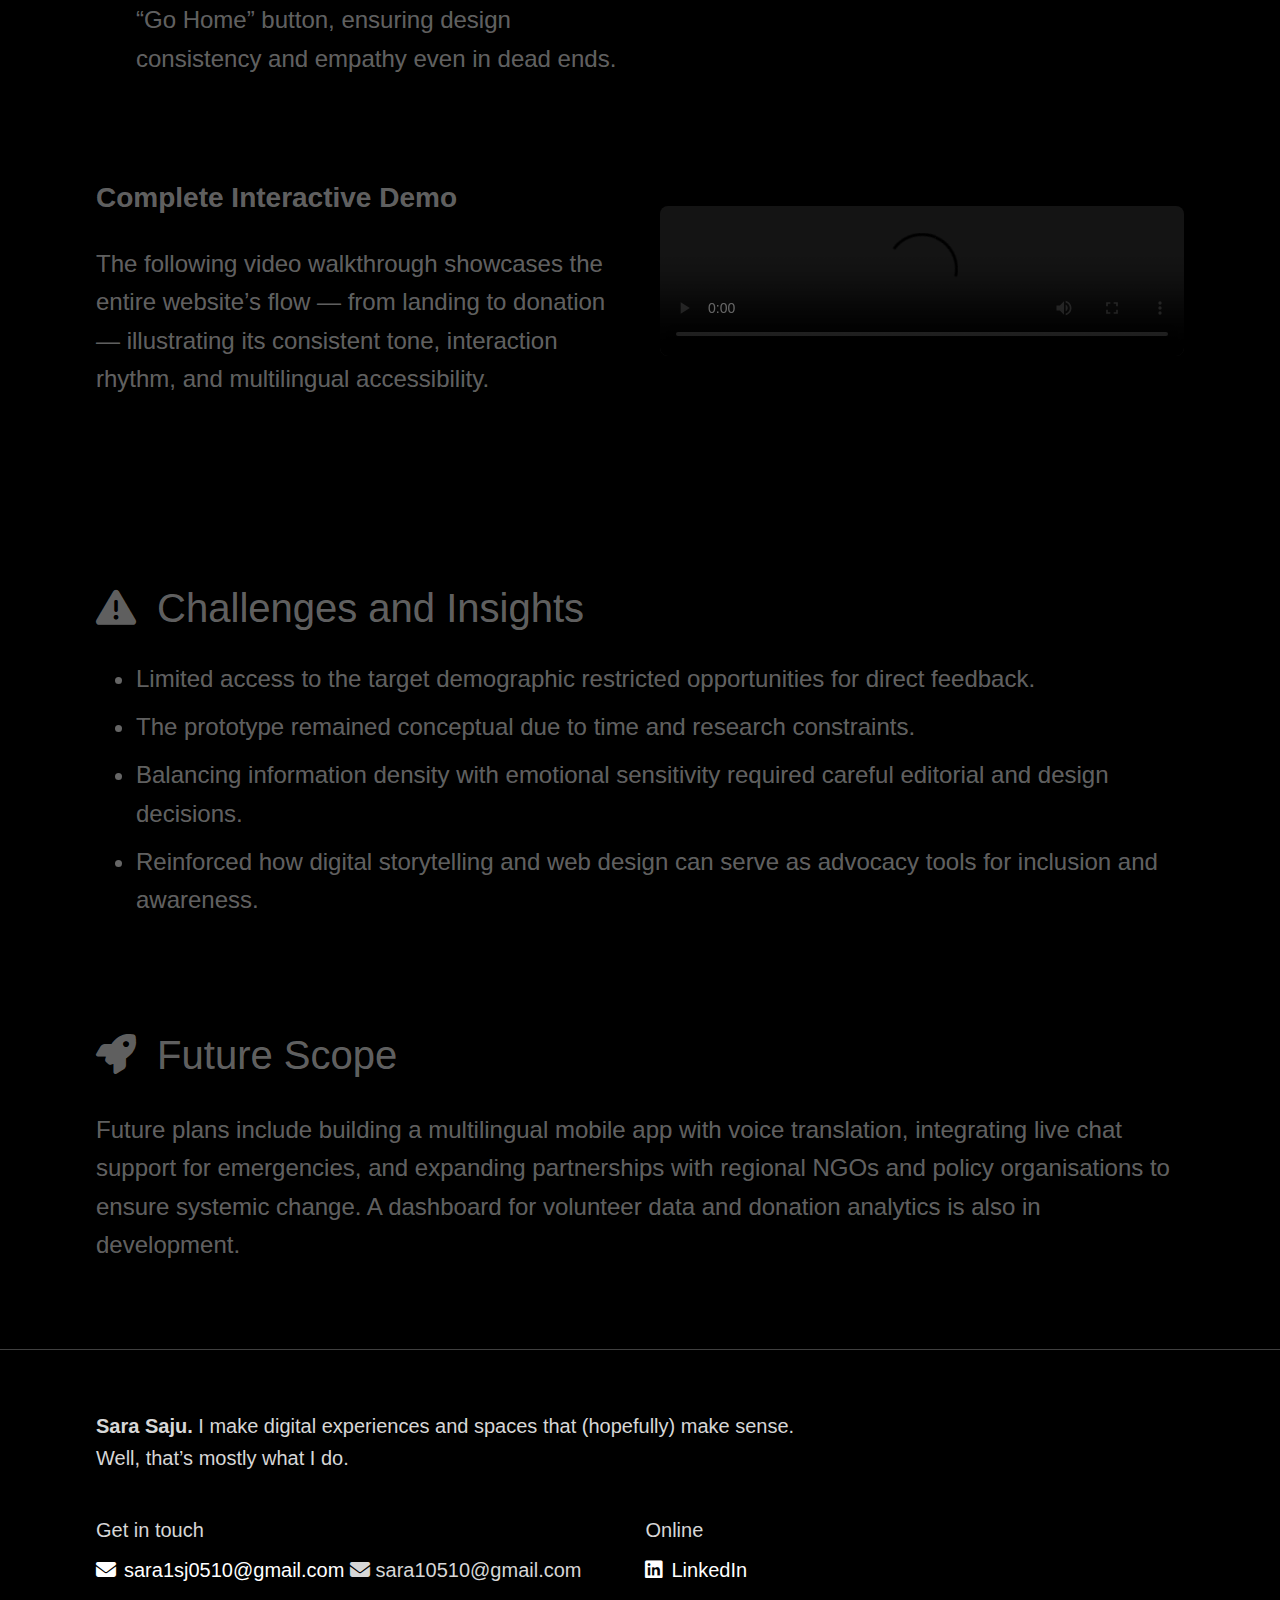
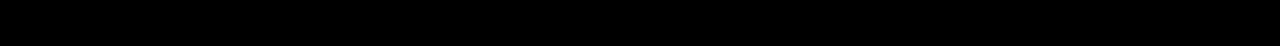
<file: ss.html>
<!DOCTYPE html>
<html lang="en">
<head>
  <meta charset="utf-8" />
  <meta name="viewport" content="width=device-width,initial-scale=1" />
  <title>SWAN Society | PORTFOLIO - SARA SAJU</title>
  <link rel="stylesheet" href="style.css">
  <link rel="stylesheet" href="https://cdnjs.cloudflare.com/ajax/libs/font-awesome/6.4.0/css/all.min.css"/>

  <style>
body {
  margin: 0;
  padding: 0;
  font-family: "Inter", "Arial", sans-serif;
  background: #000;
  color: #fff;
  line-height: 1.6;
  padding-top: 100px; /* to offset navbar */
}

.container {
  width: 85%;
  max-width: 1400px;
  margin: 0 auto;
}

.project-page {
  display: flex;
  flex-direction: column;
}

/* Project Title */
.project-title {
  font-size: 90px;      /* bigger than before for hierarchy */
  font-weight: 400;
  color: rgba(255,255,255,0.4);
  margin-bottom: 0px;
  transition: color 0.6s ease;
}
.project-title.active { color: #fff; }

/* Subtitle */
.project-subtitle {
  font-size: 32px;     /* bigger than paragraph, smaller than title */
  font-weight: 300;
  color: rgba(255,255,255,0.4);
  margin-bottom: 15px;
}

/* Project Meta */
.project-meta {
  font-size: 24px;    /* same as paragraph for readability */
  opacity: 0.6;
  margin-bottom: 40px;
}

/* Project Sections */
.project-section {
  margin-bottom: 60px;
}

/* Section Titles */
.project-section h2 {
  font-size: 40px;   /* bigger than subtitle */
  font-weight: 500;
  margin-bottom: 20px;
  color: rgba(255,255,255,0.4);
  transition: color 0.6s ease;
}
.project-section h2.active { color: #fff; }

/* Section Paragraphs */
.project-section p {
  font-size: 24px;   /* minimum as required */
  line-height: 1.6;
  color: rgba(255,255,255,0.4);
  transition: color 0.6s ease;
}
.project-section p.active { color: #fff; }

/* Icons for section titles */
.project-section i {
  margin-right: 10px;
  color: rgba(255,255,255,0.6);
}

/* Make images responsive within container */
.project-section img {
  width: 100%;
  height: auto;
  display: block;
  margin: 20px 0; /* spacing above and below image */
  border-radius: 6px; /* optional subtle styling */
  object-fit: contain;
}

/* Style bullet lists */
.project-section ul {
  list-style-type: disc; /* normal bullets */
  padding-left: 40px; /* indent bullets properly */
  margin: 10px 0; /* spacing around list */
}

.project-section li {
  font-size: 24px; /* ensure minimum size */
  line-height: 1.6;
  color: rgba(255,255,255,0.8);
  margin-bottom: 10px;
}

.design-module {
  display: flex;
  gap: 40px; /* spacing between text and media */
  align-items: center; /* vertical center alignment */
  margin-bottom: 60px;
  flex-wrap: wrap; /* stack on smaller screens */
}

.design-content {
  flex: 1; /* text takes available space */
  min-width: 300px; /* avoid text being too narrow */
  transition: color 0.6s ease; /* add this for fade effect */
}

.design-content h3 {
  font-size: 28px;
  margin-bottom: 10px;
  color: rgba(255,255,255,0.8);
}

.design-content p {
  font-size: 24px;
  line-height: 1.6;
  color: rgba(255,255,255,0.6);
}

.design-media {
  flex: 1;
  min-width: 300px;
}

.design-media img,
.design-media video {
  width: 100%;
  height: 100%;
  object-fit: contain; /* keeps full image visible */
}

.design-media video {
  width: 100%; /* fit container */
  height: auto;
  border-radius: 8px;
}

.project-meta a {
  text-decoration: none;
  color: inherit;
}

.project-meta a:hover {
  text-decoration: none;
  color: inherit;
}

/* ====================== */
/* LIGHT MODE OVERRIDES   */
/* ====================== */
body.light-mode {
  background: #fff !important;
  color: #111 !important;
}

/* Project Titles */
body.light-mode .project-title {
  color: rgba(0,0,0,0.8) !important;
}
body.light-mode .project-title.active {
  color: #000 !important;
}

/* Subtitle & Meta */
body.light-mode .project-subtitle {
  color: rgba(0,0,0,0.8) !important;
}
body.light-mode .project-meta {
  color: #111 !important;
  opacity: 0.8 !important;
}

/* Section Headings */
body.light-mode .project-section h2 {
  color: rgba(0,0,0,0.8) !important;
}
body.light-mode .project-section h2.active {
  color: #000 !important;
}

/* Paragraphs and Lists */
body.light-mode .project-section p,
body.light-mode .project-section li,
body.light-mode .design-content p {
  color: rgba(0,0,0,0.8) !important;
}

/* Design Module Headings */
body.light-mode .design-content h3 {
  color: rgba(0,0,0,0.8) !important;
}

/* Section Icons */
body.light-mode .project-section i {
  color: rgba(0,0,0,0.8) !important;
}

/* Footer Text */
body.light-mode footer,
body.light-mode footer a,
body.light-mode footer strong {
  color: #111 !important;
}

/* Optional: Links inside lists */
body.light-mode .project-section a {
  color: #111 !important;
  text-decoration: underline !important;
}
/* ================================
   RESPONSIVE DESIGN FOR SWAN SOCIETY PAGE
   Add these to the <style> section of ss.html
================================ */

/* ================================
   TABLET (768px - 1024px)
================================ */
@media (max-width: 1024px) {
  
  body {
    padding-top: 80px;
  }

  /* Project Title & Meta */
  .project-title {
    font-size: 60px;
  }

  .project-subtitle {
    font-size: 26px;
  }

  .project-meta {
    font-size: 20px;
  }

  /* Section Titles */
  .project-section h2 {
    font-size: 32px;
  }

  /* Paragraphs & Lists */
  .project-section p,
  .project-section li {
    font-size: 20px;
  }

  /* Design Module */
  .design-module {
    gap: 30px;
  }

  .design-content h3 {
    font-size: 24px;
  }

  .design-content p {
    font-size: 20px;
  }

  /* Hero Video */
  .project-splash video {
    height: 300px;
  }

  /* Table */
  table {
    font-size: 18px !important;
  }

  table th,
  table td {
    padding: 10px !important;
  }

  /* Migration/QOL Images */
  .design-media img[style*="margin-left:100px"] {
    margin-left: 50px !important;
    max-width: 300px !important;
    max-height: 300px !important;
  }
}

/* ================================
   MOBILE LANDSCAPE & SMALL TABLET (600px - 768px)
================================ */
@media (max-width: 768px) {
  
  body {
    padding-top: 70px;
  }

  .container {
    width: 90%;
  }

  /* Project Title & Meta */
  .project-title {
    font-size: 48px;
    margin-bottom: 10px;
  }

  .project-subtitle {
    font-size: 22px;
    margin-bottom: 10px;
  }

  .project-meta {
    font-size: 18px;
    margin-bottom: 20px;
  }

  /* Hero Video */
  .project-splash video {
    height: auto !important;
    max-height: 400px;
  }

  /* Section Spacing */
  .project-section {
    margin-bottom: 40px;
  }

  /* Section Titles */
  .project-section h2 {
    font-size: 28px;
    margin-bottom: 15px;
  }

  /* Paragraphs & Lists */
  .project-section p,
  .project-section li {
    font-size: 18px;
    line-height: 1.7;
  }

  .project-section ul {
    padding-left: 30px;
  }

  /* Images */
  .project-section img {
    border-radius: 8px;
    margin: 15px 0;
  }

  /* Design Module - Stack Vertically */
  .design-module {
    flex-direction: column;
    gap: 25px;
    margin-bottom: 40px;
  }

  .design-content,
  .design-media {
    flex: none;
    width: 100%;
    min-width: 100%;
  }

  .design-content h3 {
    font-size: 22px;
    margin-bottom: 8px;
  }

  .design-content p,
  .design-content ul li {
    font-size: 18px;
  }

  /* Videos in modules */
  .design-media video {
    border-radius: 10px;
  }

  /* Migration/QOL Images - Center and resize */
  .design-media img[style*="margin-left:100px"] {
    margin-left: 0 !important;
    max-width: 100% !important;
    max-height: 350px !important;
    margin: 0 auto !important;
    display: block !important;
  }

  /* Table - Mobile Friendly */
  table {
    font-size: 16px !important;
    display: block;
    overflow-x: auto;
    -webkit-overflow-scrolling: touch;
  }

  table th,
  table td {
    padding: 8px !important;
    min-width: 120px;
  }

  table thead th:first-child {
    min-width: 140px;
  }
}

/* ================================
   MOBILE PORTRAIT (max-width: 600px)
================================ */
@media (max-width: 600px) {
  
  body {
    padding-top: 60px;
  }

  .container {
    width: 92%;
  }

  /* Project Title & Meta */
  .project-title {
    font-size: 36px;
    margin-bottom: 8px;
  }

  .project-subtitle {
    font-size: 18px;
    margin-bottom: 8px;
  }

  .project-meta {
    font-size: 16px;
    margin-bottom: 15px;
  }

  /* Hero Video */
  .project-splash video {
    max-height: 300px !important;
  }

  /* Section Spacing */
  .project-section {
    margin-bottom: 35px;
  }

  /* Section Titles */
  .project-section h2 {
    font-size: 24px;
    margin-bottom: 12px;
  }

  /* Paragraphs & Lists */
  .project-section p {
    font-size: 16px;
    line-height: 1.7;
  }

  .project-section li {
    font-size: 16px;
    line-height: 1.7;
    margin-bottom: 8px;
  }

  .project-section ul {
    padding-left: 25px;
  }

  /* Icons in section titles */
  .project-section i {
    font-size: 18px;
    margin-right: 8px;
  }

  /* Images */
  .project-section img {
    border-radius: 6px;
    margin: 12px 0;
  }

  /* Migration/QOL Images */
  .design-media img[style*="margin-left"] {
    max-height: 250px !important;
  }

  /* Design Module */
  .design-module {
    gap: 20px;
    margin-bottom: 35px;
  }

  .design-content h3 {
    font-size: 20px;
    margin-bottom: 6px;
  }

  .design-content p {
    font-size: 16px;
  }

  .design-content ul {
    padding-left: 20px;
  }

  .design-content ul li {
    font-size: 16px;
    margin-bottom: 6px;
  }

  /* Videos */
  .design-media video {
    border-radius: 8px;
  }

  /* Table - Compact Mobile View */
  table {
    font-size: 14px !important;
  }

  table th,
  table td {
    padding: 6px !important;
    min-width: 100px;
    font-size: 14px;
  }

  table thead {
    background-color: #111 !important;
  }

  /* Footer adjustments */
  footer {
    padding: 30px 0;
  }

  footer .intro {
    font-size: 14px;
    margin-bottom: 25px;
  }

  footer .contacts {
    flex-direction: column;
    gap: 1.5rem;
  }

  footer .contact-item span {
    font-size: 14px;
  }

  footer a {
    font-size: 14px;
  }
}

/* ================================
   EXTRA SMALL DEVICES (max-width: 400px)
================================ */
@media (max-width: 400px) {
  
  /* Project Title */
  .project-title {
    font-size: 32px;
  }

  .project-subtitle {
    font-size: 16px;
  }

  .project-meta {
    font-size: 14px;
  }

  /* Hero Video */
  .project-splash video {
    max-height: 250px !important;
  }

  /* Section Titles */
  .project-section h2 {
    font-size: 22px;
  }

  /* Paragraphs */
  .project-section p,
  .project-section li {
    font-size: 15px;
  }

  /* Design Module */
  .design-content h3 {
    font-size: 18px;
  }

  .design-content p,
  .design-content ul li {
    font-size: 15px;
  }

  /* Migration/QOL Images */
  .design-media img[style*="margin-left"] {
    max-height: 200px !important;
  }

  /* Table - Extra Compact */
  table {
    font-size: 13px !important;
  }

  table th,
  table td {
    padding: 5px !important;
    min-width: 90px;
    font-size: 13px;
  }
}

/* ================================
   LANDSCAPE ORIENTATION ON MOBILE
================================ */
@media (max-height: 500px) and (orientation: landscape) {
  
  body {
    padding-top: 50px;
  }

  .project-title {
    font-size: 32px;
    margin-bottom: 5px;
  }

  .project-subtitle {
    font-size: 16px;
    margin-bottom: 5px;
  }

  .project-meta {
    font-size: 14px;
    margin-bottom: 10px;
  }

  .project-splash video {
    max-height: 200px !important;
  }

  .project-section {
    margin-bottom: 25px;
  }

  .project-section h2 {
    font-size: 20px;
    margin-bottom: 10px;
  }

  .design-module {
    margin-bottom: 25px;
  }

  .design-media img[style*="margin-left"] {
    max-height: 180px !important;
  }
}

/* ================================
   TOUCH DEVICE OPTIMIZATIONS
================================ */
@media (hover: none) and (pointer: coarse) {
  
  /* Larger touch targets for links */
  .project-meta a,
  .project-section a {
    padding: 8px 0;
    display: inline-block;
  }

  /* Better video controls visibility */
  .design-media video[controls] {
    min-height: 200px;
  }

  /* Make table scrollable with clear indication */
  table {
    margin-bottom: 20px;
  }
}

/* ================================
   IPAD SPECIFIC (768px - 1024px)
================================ */
@media (min-width: 768px) and (max-width: 1024px) {
  
  /* Design modules stay horizontal on iPad */
  .design-module {
    flex-direction: row;
  }

  .design-content,
  .design-media {
    flex: 1;
    min-width: 45%;
  }

  /* Migration/QOL Images - Better positioning on iPad */
  .design-media img[style*="margin-left:100px"] {
    margin-left: 30px !important;
  }
}

/* ================================
   LIGHT MODE TABLE ADJUSTMENTS
================================ */
body.light-mode table {
  color: #111 !important;
}

body.light-mode table thead {
  background-color: #f0f0f0 !important;
  color: #000 !important;
}

body.light-mode table th,
body.light-mode table td {
  border-color: #ddd !important;
}

body.light-mode table tbody tr:nth-child(even) {
  background-color: #f9f9f9;
}

/* ================================
   PRINT STYLES (Bonus)
================================ */
@media print {
  
  header,
  footer,
  .theme-toggle {
    display: none;
  }

  body {
    padding-top: 0;
    background: white;
    color: black;
  }

  .project-title,
  .project-section h2,
  .project-section p {
    color: black !important;
  }

  video {
    display: none;
  }

  table {
    page-break-inside: avoid;
  }

  .project-section img {
    max-width: 100%;
    page-break-inside: avoid;
  }
}

</style>
</head>

<body>

<!-- NAVBAR -->
<header>
  <div class="container">
    <nav>
      <a href="index.html">Home</a>
      <a href="index.html#projects-header">Projects</a>
      <a href="about.html" class="active">About</a>
      <a href="assets/CV.pdf" class="resume-link" target="_blank">Resume</a>
      <button id="themeToggle" class="theme-toggle" aria-pressed="false">
        <i class="fas fa-sun"></i>
      </button>
    </nav>
  </div>
</header>

<main class="container">
  <section class="project-page">

    <!-- INTRO -->
    <div class="project-intro" style="flex-basis:55%; min-width:300px; text-align:left;">
      <h1 class="project-title">SWAN Society</h1>
      <div class="project-subtitle">Social Advocacy through Web Design</div>
      <div class="project-meta">A project by Sara Saju</div>
      <div class="project-meta"><a href="https://swan-society.netlify.app/" target="_blank">Go to Website</a></div>
    </div>

    <!-- Hero Video -->
    <div class="project-splash" style="flex-basis:45%; min-width:300px;">
      <video autoplay loop muted playsinline
             style="width:100%; height:350px; border-radius:12px; ">
        <source src="assets/swan-society-demo.mp4" type="video/mp4">
      </video>
    </div>

    <!-- Concept Overview -->
    <div class="project-section" id="concept-overview">
      <p>
        SWAN Society is a non-profit initiative dedicated to empowering domestic workers in India, especially women from marginalised communities, 
        by providing language training, legal awareness, digital literacy, and emergency support systems.
      </p>
      <p>
        The website serves as the digital face of the organisation, offering:
      </p>
      <ul>
        <li>Educational resources in local languages</li>
        <li>Interactive timelines of challenges faced</li>
        <li>Roadmap of scalable impact</li>
        <li>Donation & involvement pathways</li>
        <li>Responsive, accessible, and animated UI</li>
      </ul>
    </div>

<!-- Problem Statement -->
<div class="project-section" id="problem-statement">
  <h2><i class="fas fa-lightbulb"></i> Problem Statement</h2>
  <p>
    Millions of domestic workers in India — mostly women — face exploitation due to language barriers, lack of legal knowledge, 
    and digital exclusion. They work over 14 hours a day without contracts, overtime pay, or safe channels to report abuse.
  </p>

  <p><strong>Key Issues Identified:</strong></p>
  <table style="width:100%; border-collapse:collapse; font-size:20px; text-align:left; margin-top:1rem;">
    <thead style="background-color:#222; color:#fff;">
      <tr>
        <th style="padding:12px; width:35%; border:1px solid #444;">Issue</th>
        <th style="padding:12px; border:1px solid #444;">Impact</th>
      </tr>
    </thead>
    <tbody>
      <tr>
        <td style="padding:12px; border:1px solid #444;">Language Isolation</td>
        <td style="padding:12px; border:1px solid #444;">Inability to negotiate pay, report abuse, or access help</td>
      </tr>
      <tr>
        <td style="padding:12px; border:1px solid #444;">No Written Contracts</td>
        <td style="padding:12px; border:1px solid #444;">Verbal promises lead to sudden pay cuts and lack of evidence</td>
      </tr>
      <tr>
        <td style="padding:12px; border:1px solid #444;">Excessive Work Hours</td>
        <td style="padding:12px; border:1px solid #444;">14+ hour workdays with no fixed hours or overtime pay</td>
      </tr>
      <tr>
        <td style="padding:12px; border:1px solid #444;">Emotional & Physical Toll</td>
        <td style="padding:12px; border:1px solid #444;">High stress, frequent illness, and separation from family</td>
      </tr>
      <tr>
        <td style="padding:12px; border:1px solid #444;">Digital Exclusion</td>
        <td style="padding:12px; border:1px solid #444;">Limited access to UPI, mobile apps, or digital helplines</td>
      </tr>
    </tbody>
  </table>
</div>


<!-- Research & Context -->
<div class="project-section" id="research">
  <h2><i class="fas fa-search"></i> Research & Context</h2>
  <p>
    The research draws entirely from secondary sources, focusing on the socio-cultural and linguistic impact of migration in Bangalore. 
    It explores how migration has shaped the city’s diversity, economy, and quality of life — particularly for domestic and construction workers.
  </p>

  <!-- Migration Patterns -->
  <div class="design-module">
    <div class="design-content">
      <ul>
        <li><strong>Historical Migration:</strong> Bangalore’s migration roots trace back to the 1500s, expanding through Tipu Sultan’s reign and industrial growth into today’s IT hub.</li>
        <li><strong>Modern Migration Drivers:</strong> The city attracts both high-skilled professionals and low-income labourers seeking livelihood, education, and urban stability.</li>
      </ul>
    </div>
    <div class="design-media">
      <img src="images/swan-reasons-migration.jpeg" alt="Reasons for Migration"
      style="width:auto; max-width:350px; max-height:350px; margin-left:100px; object-fit:contain;">
    </div>
  </div>

  <!-- Quality of Life -->
  <div class="design-module">
    <div class="design-content">
      <ul>
        <li><strong>Quality of Life Studies:</strong> Research on 400 migrant workers showed over 55% had poor QOL, with social isolation emerging as the dominant factor.</li>
        <li><strong>Female Domestic Workers:</strong> Many women migrated due to limited rural opportunities or as spouses, facing poor job security and workplace harassment.</li>
      </ul>
    </div>
    <div class="design-media">
      <img src="images/swan-qol-factors.png" alt="Factors Used in Calculating Quality of Life">
    </div>
  </div>

  <!-- Cultural & Linguistic Impact -->
  <div class="design-module">
    <div class="design-content">
      <ul>
        <li><strong>Multilingualism:</strong> Bangalore is India’s most multilingual district with 107 spoken languages, representing deep cultural exchange and hybrid identities.</li>
        <li><strong>Language Erosion:</strong> The dominance of English and regional languages has contributed to Kannada’s decline, leading to renewed local identity movements.</li>
        <li><strong>Policy Response:</strong> The 2022 Kannada Language Act mandated 60% Kannada signage, sparking public debate on cultural preservation and inclusivity.</li>
      </ul>
    </div>
  </div>

  <p>
    Together, these insights informed the website’s tone — empathetic, accessible, and culturally sensitive — reflecting migration as both 
    a force of enrichment and a challenge to heritage.
  </p>
</div>

        <!-- Target Users -->
    <div class="project-section" id="target-users">
      <h2><i class="fas fa-users"></i> Target Users</h2>
      <ul>
        <li><strong>Domestic Workers:</strong> Access resources and helplines in their own language</li>
        <li><strong>Donors & Volunteers:</strong> Understand impact and get involved</li>
        <li><strong>Policymakers & NGOs:</strong> Use the site for advocacy and data-driven decisions</li>
        <li><strong>General Public:</strong> Awareness of invisible labour and its challenges</li>
      </ul>
    </div>

    <!-- Site Map -->
<div class="project-section" id="wireframes">
  <h2><i class="fas fa-sitemap"></i> Site Map</h2>
  <p>
    The site map outlines the overall structure and user flow of the platform — showing how visitors navigate 
    from awareness to action through interconnected pages and categories.
  </p>
  <div class="design-media">
    <img src="images/swan-sitemap.png" alt="SWAN Site Map">
  </div>
</div>

    <!-- Main Tools -->
    <div class="project-section" id="main-tools">
  <h2><i class="fas fa-tools"></i> Main Tools</h2>
  <ul>
    <li><strong>Python (FastAPI):</strong> Backend data processing and ML integration</li>
    <li><strong>React / Vite / Tailwind:</strong> Modular, responsive frontend</li>
    <li><strong>scikit-learn:</strong> Implementation of multiple ML algorithms</li>
    <li><strong>Plotly Dash:</strong> Early-stage prototyping and visualization</li>
    <li><strong>VS Code:</strong> Unified backend and frontend development</li>
    <li><strong>Render:</strong> Deployment and live testing platform</li>
  </ul>
</div>

<!-- MAIN HIGHLIGHTS -->
<div class="project-section" id="main-highlights">
  <h2><i class="fas fa-star"></i> Main Highlights</h2>

  <div class="design-module">
    <div class="design-content">
      <ul>
        <li><strong>Cultural Storytelling:</strong> Narratives of migrant women expressed through voice, language, and memory.</li>
        <li><strong>Community Connection:</strong> Designed to bridge digital awareness and real-world support networks.</li>
        <li><strong>Visual Empathy:</strong> Gentle colour palettes and motion cues evoke dignity and care.</li>
        <li><strong>Interactive Mapping:</strong> Represents journeys, emotions, and linguistic transitions dynamically.</li>
        <li><strong>Impact-Driven Design:</strong> Aligns research, art, and advocacy into one cohesive experience.</li>
      </ul>
    </div>

    <div class="design-media">
      <img src="images/swan-highlights.jpg" alt="Swan Society Project Highlights" class="highlight-image">
    </div>
  </div>
</div>

<!-- FULL WEBSITE DEMO -->
<div class="project-section" id="full-demo">
  <h2><i class="fas fa-desktop"></i> Full Website Demo</h2>

  <p>
    The complete <strong>Swan Society</strong> web platform was designed and built to demonstrate 
    how digital design can foster inclusion, awareness, and community empowerment. 
    Each page was crafted to maintain emotional sensitivity, accessibility, and functional clarity 
    for migrant domestic workers navigating digital spaces for the first time.
  </p>

  <!-- HOME & ABOUT -->
  <div class="design-module">
    <div class="design-content">
      <h3>Home & About</h3>
      <ul>
        <li><strong>Home</strong> — Hero with wave background, mission statement, animated impact stats, donation CTA, and responsive navigation.</li>
        <li><strong>About</strong> — Our story, team profiles, and an animated roadmap with icons representing key organisational phases and values.</li>
      </ul>
    </div>
    <div class="design-media">
      <video autoplay loop muted playsinline>
        <source src="assets/swan-home-about.mp4" type="video/mp4">
      </video>
    </div>
  </div>

  <!-- PROGRAM SECTION -->
  <div class="design-module">
    <div class="design-content">
      <h3>Program Pages</h3>
      <ul>
        <li><strong>Importance</strong> — Explains language barriers using quotes and real data from domestic workers.</li>
        <li><strong>Resources</strong> — Downloadable PDFs, audio lessons in Hindi and Kannada, and digital literacy guides.</li>
        <li><strong>Issues</strong> — Interactive timeline highlighting long work hours, lack of contracts, and emotional toll.</li>
        <li><strong>Rights</strong> — Legal protections, printable contract template, and a rights awareness guide.</li>
        <li><strong>Helpline</strong> — Multilingual emergency contacts and a location-based NGO directory.</li>
      </ul>
    </div>
    <div class="design-media">
      <video autoplay loop muted playsinline>
        <source src="assets/swan-program.mp4" type="video/mp4">
      </video>
    </div>
  </div>

  <!-- COMMUNITY & ENGAGEMENT -->
  <div class="design-module">
    <div class="design-content">
      <h3>Events & Get Involved</h3>
      <ul>
        <li><strong>Events</strong> — Calendar of upcoming workshops, registration form, and photo gallery of past activities.</li>
        <li><strong>Get Involved</strong> — Volunteer sign-up, partnership forms, and social media sharing tools for outreach.</li>
      </ul>
    </div>
    <div class="design-media">
      <video autoplay loop muted playsinline>
        <source src="assets/swan-events.mp4" type="video/mp4">
      </video>
    </div>
  </div>

  <!-- DONATION & ERROR -->
  <div class="design-module">
    <div class="design-content">
      <h3>Donate & Error Page</h3>
      <ul>
        <li><strong>Donate</strong> — One-click donation with impact breakdown (e.g., ₹500 = one month of training) and a secure payment interface.</li>
        <li><strong>404 Error Page</strong> — Custom message with “Go Home” button, ensuring design consistency and empathy even in dead ends.</li>
      </ul>
    </div>
    <div class="design-media">
      <video autoplay loop muted playsinline>
        <source src="assets/swan-donate-error.mp4" type="video/mp4">
      </video>
    </div>
  </div>

  <!-- MASTER DEMO VIDEO -->
  <div class="design-module">
    <div class="design-content">
      <h3>Complete Interactive Demo</h3>
      <p>
        The following video walkthrough showcases the entire website’s flow — from landing to donation — 
        illustrating its consistent tone, interaction rhythm, and multilingual accessibility.
      </p>
    </div>
    <div class="design-media">
      <video controls>
        <source src="assets/swan-society-demo.mp4" type="video/mp4">
      </video>
    </div>
  </div>
</div>

<!-- CHALLENGES AND INSIGHTS -->
<div class="project-section" id="challenges-insights">
  <h2><i class="fas fa-exclamation-triangle"></i> Challenges and Insights</h2>
  <ul>
    <li>Limited access to the target demographic restricted opportunities for direct feedback.</li>
    <li>The prototype remained conceptual due to time and research constraints.</li>
    <li>Balancing information density with emotional sensitivity required careful editorial and design decisions.</li>
    <li>Reinforced how digital storytelling and web design can serve as advocacy tools for inclusion and awareness.</li>
  </ul>
</div>

    <!-- Future Scope -->
    <div class="project-section" id="future-scope">
      <h2><i class="fas fa-rocket"></i> Future Scope</h2>
      <p>
        Future plans include building a multilingual mobile app with voice translation, integrating live chat support for emergencies, 
        and expanding partnerships with regional NGOs and policy organisations to ensure systemic change. 
        A dashboard for volunteer data and donation analytics is also in development.
      </p>
    </div>
  </section>
</main>

<footer>
  <div class="container intro">
    <strong>Sara Saju.</strong> I make digital experiences and spaces that (hopefully) make sense.<br>
    Well, that’s mostly what I do.
  </div>

  <div class="container contacts">
    <div class="contact-item">
      <span>Get in touch</span>
      <a href="mailto:sara1sj0510@gmail.com">
        <i class="fas fa-envelope"></i> sara1sj0510@gmail.com
      </a>
        <i class="fas fa-envelope"></i> sara10510@gmail.com
      </a>
    </div>
    <div class="contact-item">
      <span>Online</span>
      <a href="https://www.linkedin.com/in/sara-saju-8573692ba/" target="_blank">
        <i class="fab fa-linkedin"></i> LinkedIn
      </a>
    </div>
  </div>
</footer>

<script src="script.js"></script>
</body>
</html>
</file>
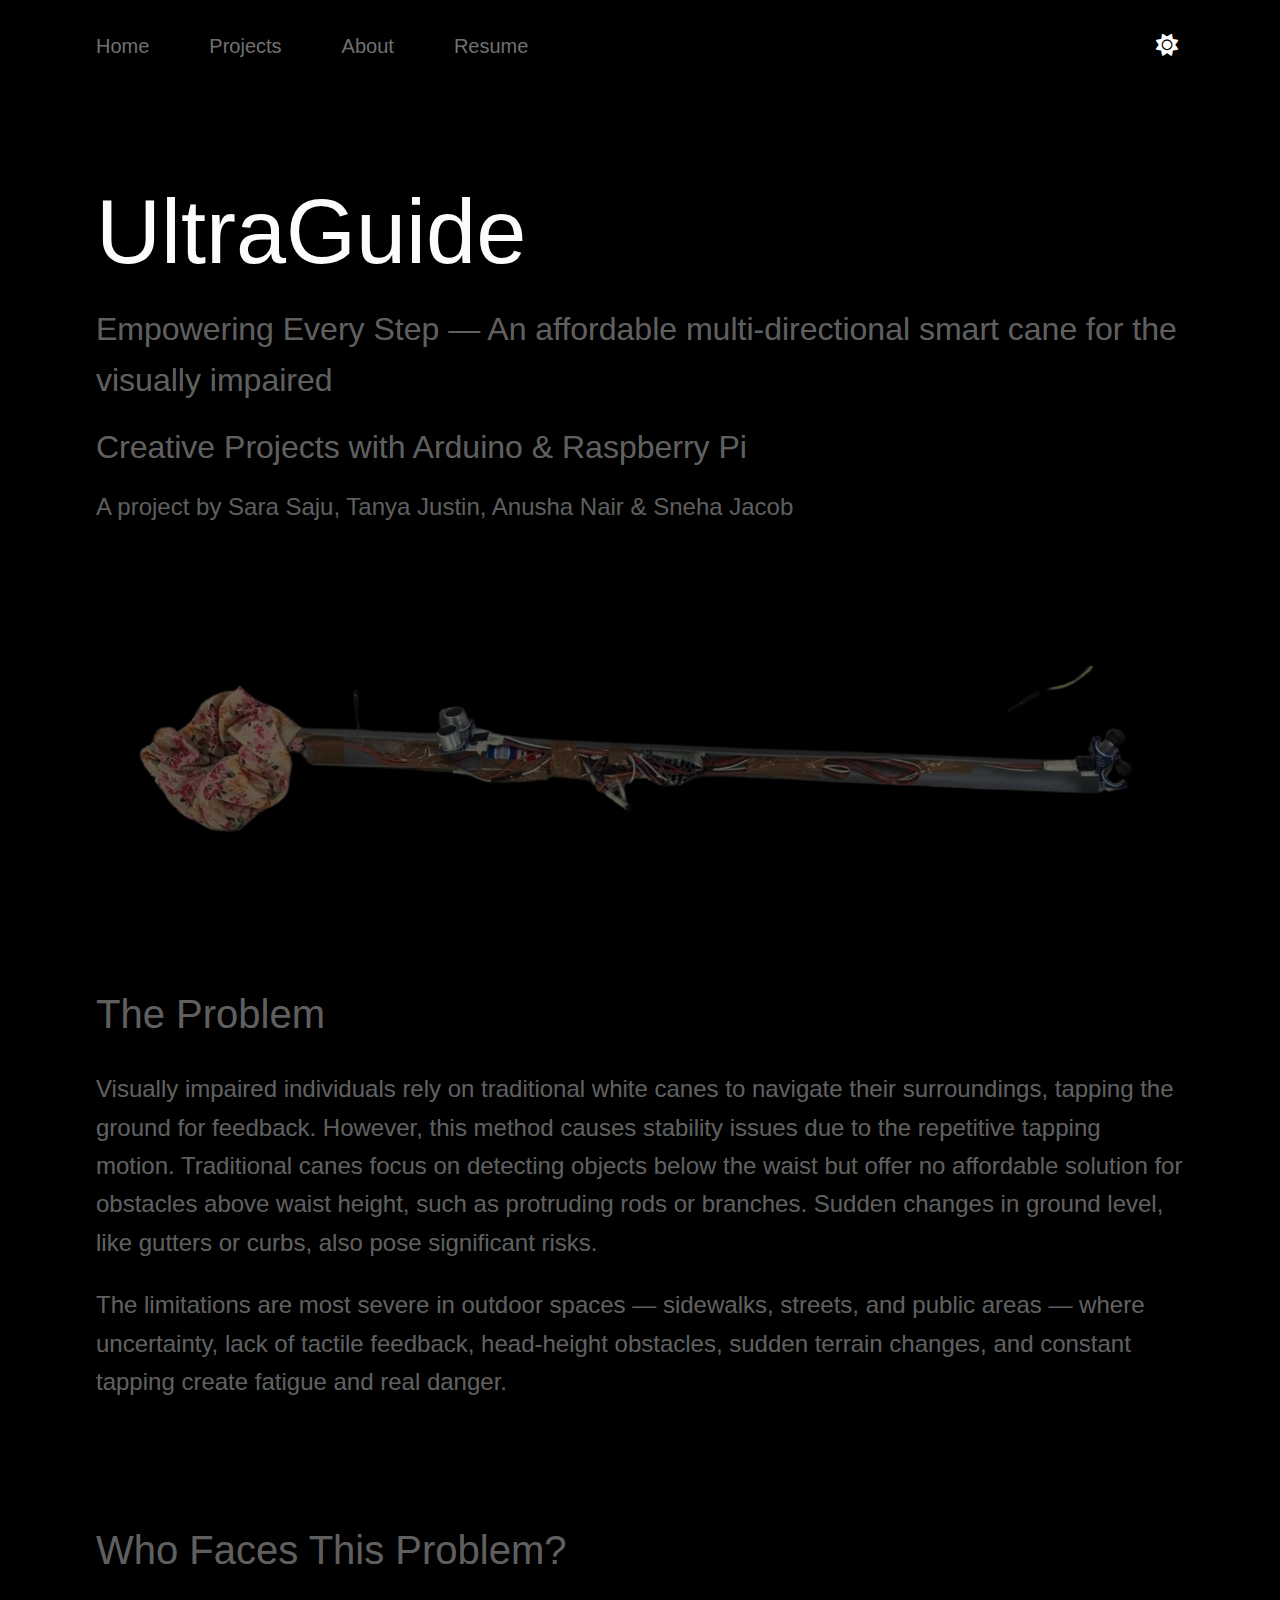
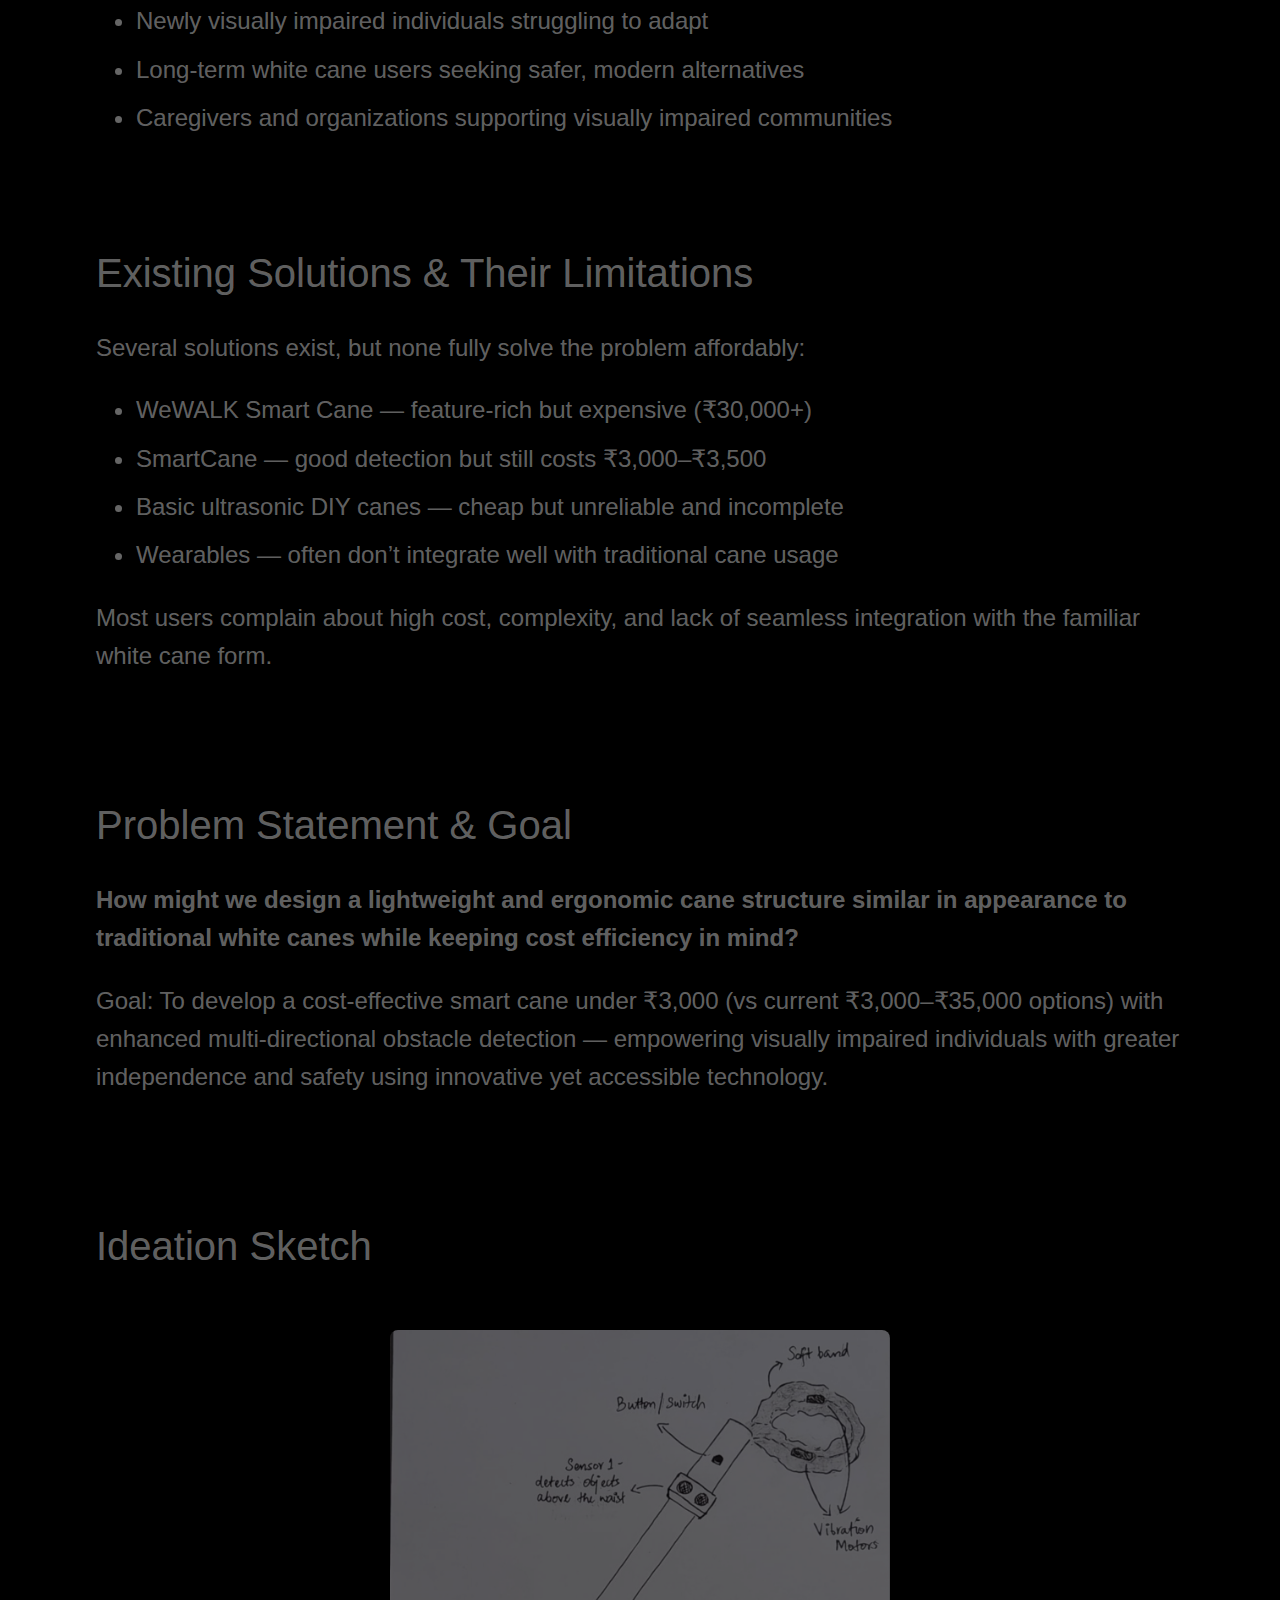
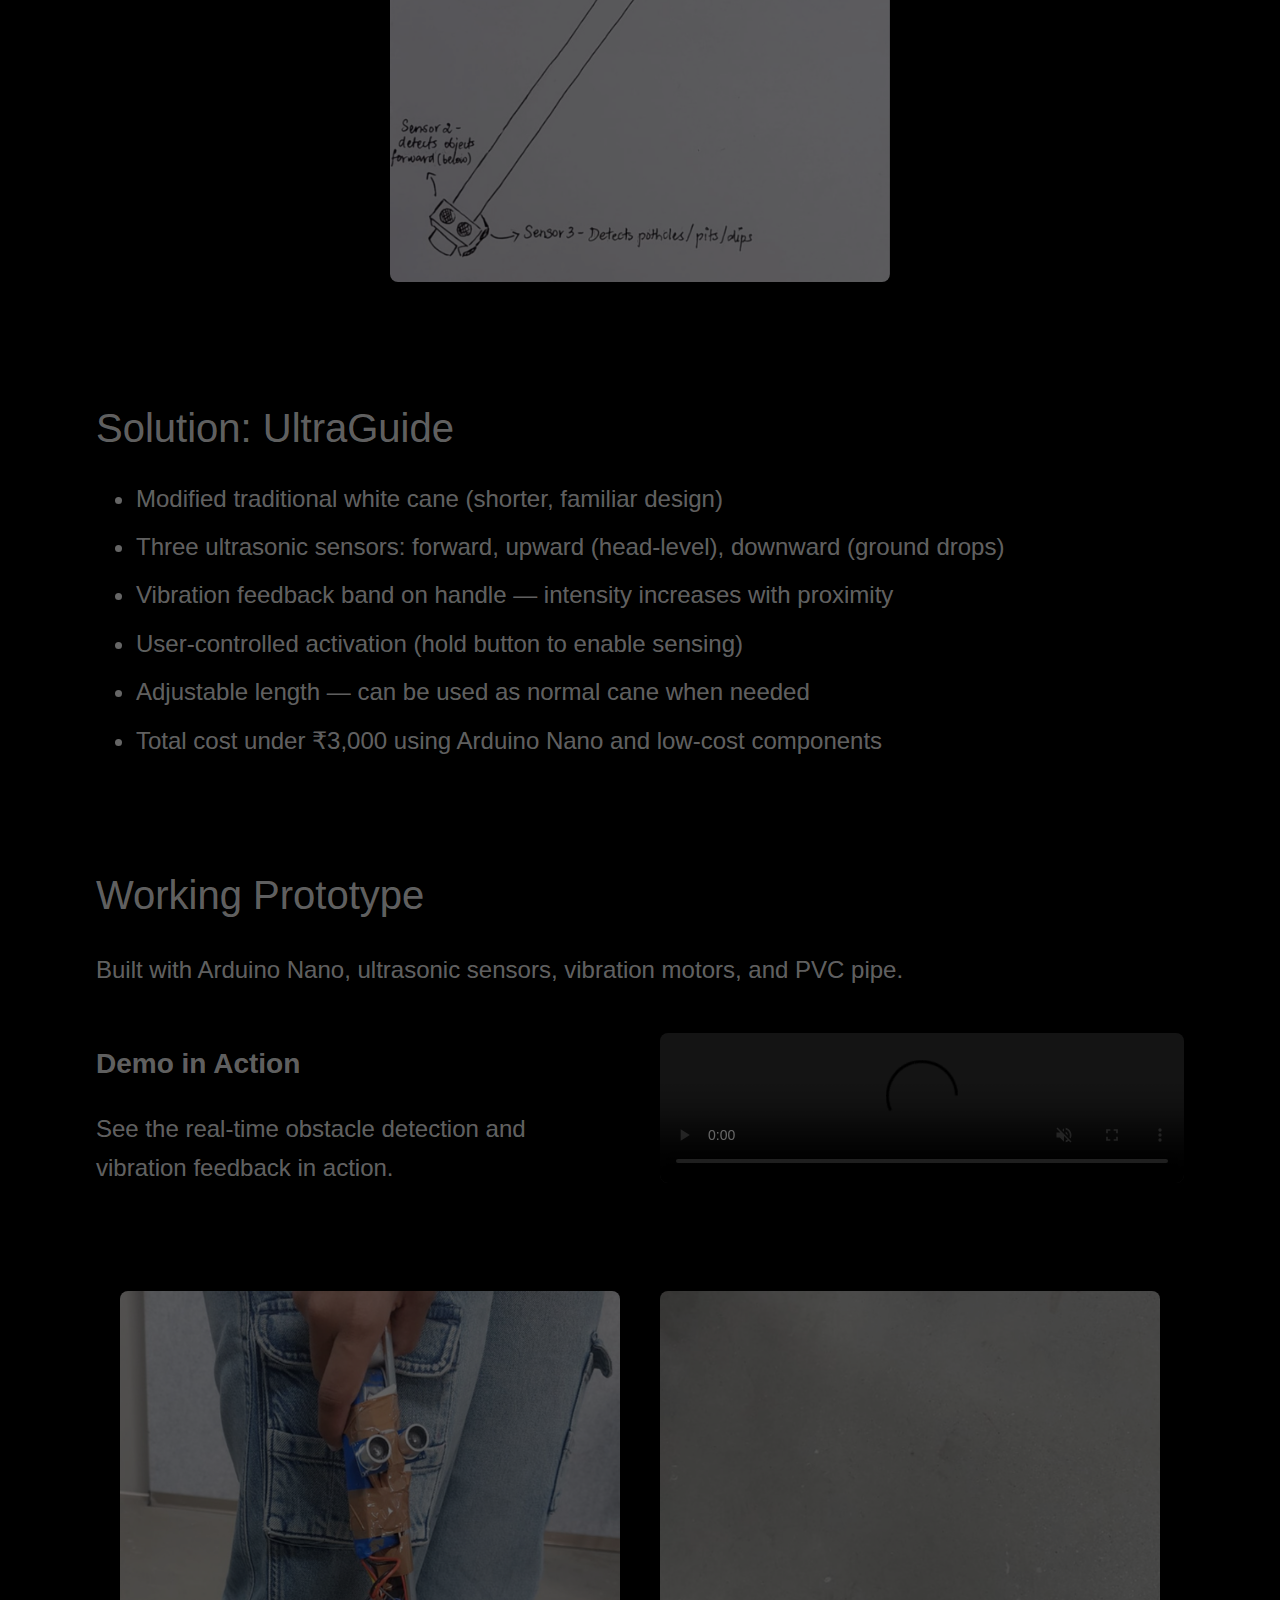
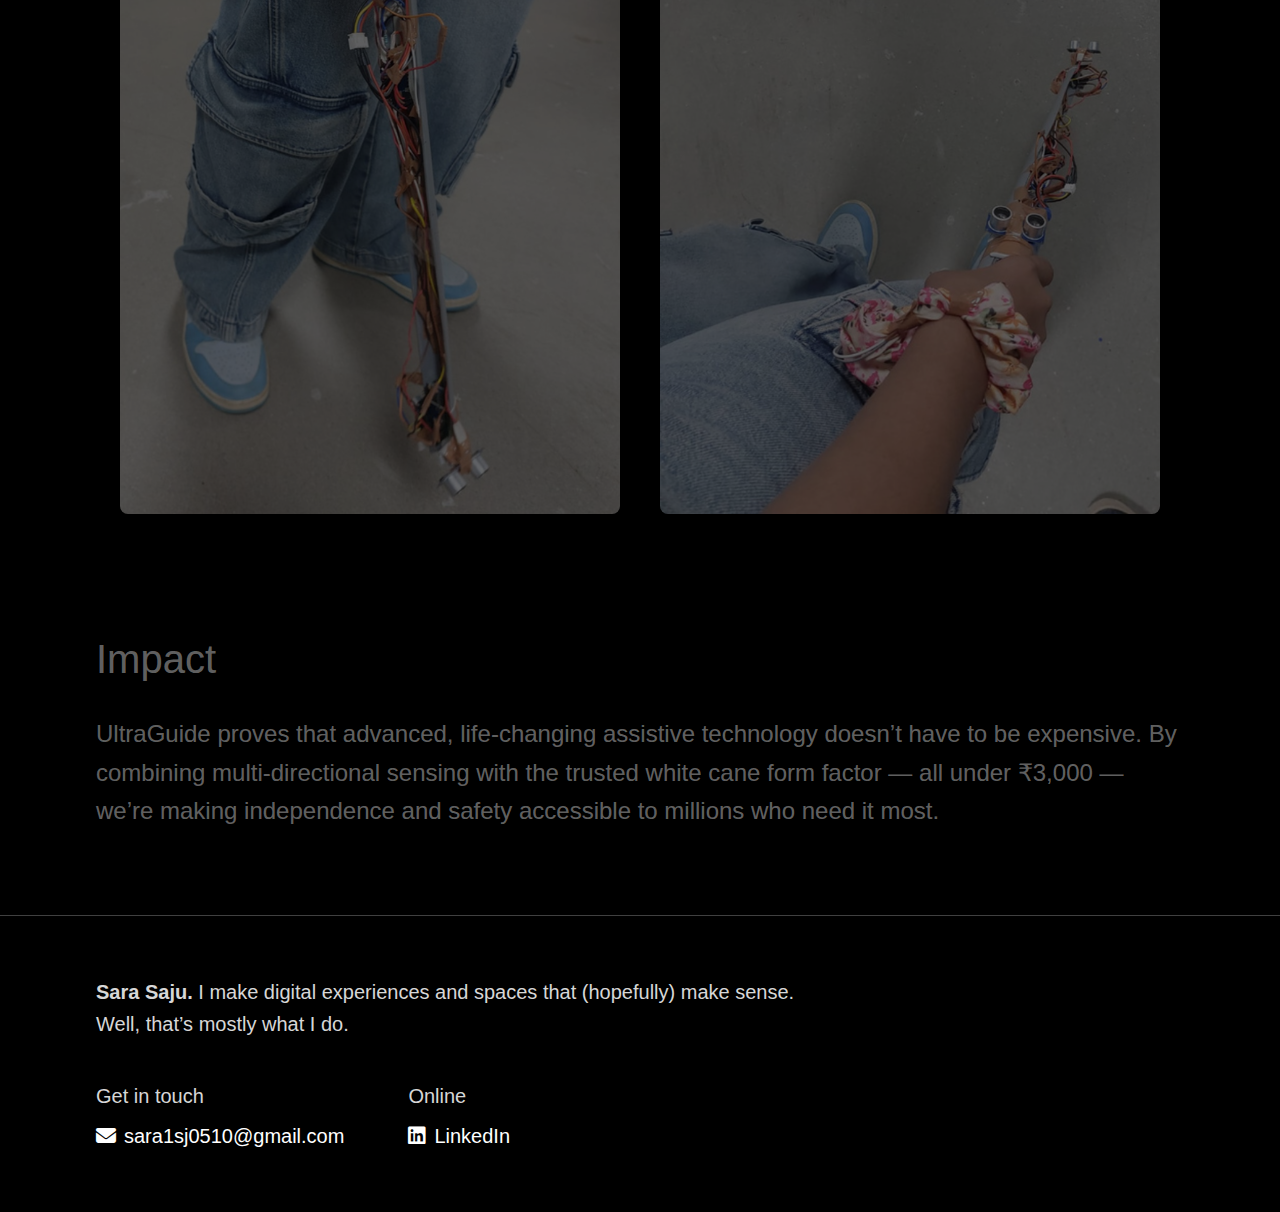
<file: ultraguide.html>
<!DOCTYPE html>
<html lang="en">
<head>
  <meta charset="utf-8" />
  <meta name="viewport" content="width=device-width,initial-scale=1" />
  <title>ULTRA NET – Sara Saju</title>
  <link rel="stylesheet" href="style.css">
  <link rel="stylesheet" href="https://cdnjs.cloudflare.com/ajax/libs/font-awesome/6.4.0/css/all.min.css"/>

    <style>
body {
  margin: 0;
  padding: 0;
  font-family: "Inter", "Arial", sans-serif;
  background: #000;
  color: #fff;
  line-height: 1.6;
  padding-top: 100px; /* to offset navbar */
}

.container {
  width: 85%;
  max-width: 1400px;
  margin: 0 auto;
}

.project-page {
  display: flex;
  flex-direction: column;
}

/* Row layout for intro section only */
.project-intro-row {
  display: flex;
  flex-direction: row;
  align-items: flex-start;
  justify-content: space-between;
  gap: 40px;
  margin-bottom: 40px;
}

/* Project Title */
.project-title {
  font-size: 90px;      /* bigger than before for hierarchy */
  font-weight: 400;
  color: rgba(255,255,255,0.4);
  margin-bottom: 0px;
  transition: color 0.6s ease;
}
.project-title.active { color: #fff; }

/* Subtitle */
.project-subtitle {
  font-size: 32px;     /* bigger than paragraph, smaller than title */
  font-weight: 300;
  color: rgba(255,255,255,0.4);
  margin-bottom: 15px;
}

/* Project Meta */
.project-meta {
  font-size: 24px;    /* same as paragraph for readability */
  opacity: 0.6;
  margin-bottom: 40px;
}

/* Project Sections */
.project-section {
  margin-bottom: 60px;
}

/* Section Titles */
.project-section h2 {
  font-size: 40px;   /* bigger than subtitle */
  font-weight: 500;
  margin-bottom: 20px;
  color: rgba(255,255,255,0.4);
  transition: color 0.6s ease;
}
.project-section h2.active { color: #fff; }

/* Section Paragraphs */
.project-section p {
  font-size: 24px;   /* minimum as required */
  line-height: 1.6;
  color: rgba(255,255,255,0.4);
  transition: color 0.6s ease;
}
.project-section p.active { color: #fff; }

/* Icons for section titles */
.project-section i {
  margin-right: 10px;
  color: rgba(255,255,255,0.6);
}

/* Make images responsive within container */
.project-section img {
  width: 100%;
  height: auto;
  display: block;
  margin: 20px 0; /* spacing above and below image */
  border-radius: 6px; /* optional subtle styling */
  object-fit: contain;
}

/* Style bullet lists */
.project-section ul {
  list-style-type: disc; /* normal bullets */
  padding-left: 40px; /* indent bullets properly */
  margin: 10px 0; /* spacing around list */
}

.project-section li {
  font-size: 24px; /* ensure minimum size */
  line-height: 1.6;
  color: rgba(255,255,255,0.8);
  margin-bottom: 10px;
}

.design-module {
  display: flex;
  gap: 40px; /* spacing between text and media */
  align-items: center; /* vertical center alignment */
  margin-bottom: 60px;
  flex-wrap: wrap; /* stack on smaller screens */
}

.design-content {
  flex: 1; /* text takes available space */
  min-width: 300px; /* avoid text being too narrow */
  transition: color 0.6s ease; /* add this for fade effect */
}

.design-content h3 {
  font-size: 28px;
  margin-bottom: 10px;
  color: rgba(255,255,255,0.8);
}

.design-content p {
  font-size: 24px;
  line-height: 1.6;
  color: rgba(255,255,255,0.6);
}

.design-media {
  flex: 1;
  min-width: 300px;
}

.design-media img,
.design-media video {
  width: 100%;
  height: 100%;
  object-fit: contain; /* keeps full image visible */
}

.design-media video {
  width: 100%; /* fit container */
  height: auto;
  border-radius: 8px;
}

/* Prevent links in code-resources section from changing color or showing underline */
.project-section.code-resources a {
  color: inherit;       /* Keep the text color same as surrounding text */
}

.project-section.code-resources a:hover {
  color: inherit;       /* Optional: keep same on hover */
}

.click-expand-img {
  cursor: pointer;
}

/* ====================== */
/* LIGHT MODE OVERRIDES   */
/* ====================== */
body.light-mode {
  background: #fff !important;
  color: #111 !important;
}

/* Project Titles */
body.light-mode .project-title {
  color: rgba(0,0,0,0.8) !important;
}
body.light-mode .project-title.active {
  color: #000 !important;
}

/* Subtitle & Meta */
body.light-mode .project-subtitle {
  color: rgba(0,0,0,0.8) !important;
}
body.light-mode .project-meta {
  color: #111 !important;
  opacity: 0.8 !important;
}

/* Section Headings */
body.light-mode .project-section h2 {
  color: rgba(0,0,0,0.8) !important;
}
body.light-mode .project-section h2.active {
  color: #000 !important;
}

/* Paragraphs and Lists */
body.light-mode .project-section p,
body.light-mode .project-section li,
body.light-mode .design-content p {
  color: rgba(0,0,0,0.8) !important;
}

/* Design Module Headings */
body.light-mode .design-content h3 {
  color: rgba(0,0,0,0.8) !important;
}

/* Section Icons */
body.light-mode .project-section i {
  color: rgba(0,0,0,0.8) !important;
}

/* Footer Text */
body.light-mode footer,
body.light-mode footer a,
body.light-mode footer strong {
  color: #111 !important;
}

/* Optional: Links inside lists */
body.light-mode .project-section a {
  color: #111 !important;
  text-decoration: underline !important;
}

/* ================================
   RESPONSIVE DESIGN FOR ULTRAGUIDE PAGE
   Add these to the <style> section of ultraguide.html
================================ */

/* ================================
   TABLET (768px - 1024px)
================================ */
@media (max-width: 1024px) {
  
  body {
    padding-top: 80px;
  }

  /* Project Intro Row */
  .project-intro-row {
    gap: 30px;
  }

  /* Project Title & Meta */
  .project-title {
    font-size: 60px;
  }

  .project-subtitle {
    font-size: 26px;
  }

  .project-meta {
    font-size: 20px;
  }

  /* Section Titles */
  .project-section h2 {
    font-size: 32px;
  }

  /* Paragraphs & Lists */
  .project-section p,
  .project-section li {
    font-size: 20px;
  }

  /* Design Module */
  .design-module {
    gap: 30px;
  }

  .design-content h3 {
    font-size: 24px;
  }

  .design-content p {
    font-size: 20px;
  }

  /* Hero Image */
  .project-section img[style*="width:100%"] {
    max-width: 100%;
  }

  /* Click-expand images */
  .click-expand-img[style*="max-width:500px"] {
    max-width: 400px !important;
  }

  /* Video */
  .design-media video {
    max-width: 540px !important;
  }
}

/* ================================
   MOBILE LANDSCAPE & SMALL TABLET (600px - 768px)
================================ */
@media (max-width: 768px) {
  
  body {
    padding-top: 70px;
  }

  .container {
    width: 90%;
  }

  /* Project Intro Row - Stack Vertically */
  .project-intro-row {
    flex-direction: column !important;
    gap: 20px !important;
    margin-bottom: 30px !important;
  }

  .project-intro {
    flex-basis: 100% !important;
    min-width: 100% !important;
    text-align: left !important;
  }

  /* Project Title & Meta */
  .project-title {
    font-size: 48px;
    margin-bottom: 10px;
  }

  .project-subtitle {
    font-size: 22px;
    margin-bottom: 10px;
  }

  .project-meta {
    font-size: 18px;
    margin-bottom: 20px;
  }

  /* Section Spacing */
  .project-section {
    margin-bottom: 40px;
  }

  /* Section Titles */
  .project-section h2 {
    font-size: 28px;
    margin-bottom: 15px;
  }

  /* Paragraphs & Lists */
  .project-section p,
  .project-section li {
    font-size: 18px;
    line-height: 1.7;
  }

  .project-section ul {
    padding-left: 30px;
  }

  /* Images */
  .project-section img {
    border-radius: 8px;
    margin: 15px 0;
  }

  /* Hero Image - Full Width */
  .project-section img[style*="width:100%"] {
    max-width: 100% !important;
  }

  /* Ideation Sketch - Center and Resize */
  .click-expand-img[style*="max-width:500px"] {
    max-width: 100% !important;
    width: 90% !important;
  }

  /* Design Module - Stack Vertically */
  .design-module {
    flex-direction: column !important;
    gap: 25px;
    margin-bottom: 40px;
    align-items: flex-start !important;
  }

  .design-content,
  .design-media {
    flex: none !important;
    width: 100% !important;
    min-width: 100% !important;
  }

  .design-content h3 {
    font-size: 22px;
    margin-bottom: 8px;
  }

  .design-content p {
    font-size: 18px;
  }

  /* Video */
  .design-media video {
    max-width: 100% !important;
    width: 100% !important;
  }

  /* Prototype Images Gallery - Stack Vertically */
  div[style*="display:flex"][style*="gap:40px"] {
    flex-direction: column !important;
    gap: 20px !important;
    align-items: center !important;
  }

  div[style*="display:flex"][style*="gap:40px"] img {
    max-width: 100% !important;
    width: 90% !important;
  }
}

/* ================================
   MOBILE PORTRAIT (max-width: 600px)
================================ */
@media (max-width: 600px) {
  
  body {
    padding-top: 60px;
  }

  .container {
    width: 92%;
  }

  /* Project Intro Row */
  .project-intro-row {
    margin-bottom: 20px !important;
  }

  /* Project Title & Meta */
  .project-title {
    font-size: 36px;
    margin-bottom: 8px;
  }

  .project-subtitle {
    font-size: 18px;
    margin-bottom: 8px;
  }

  .project-meta {
    font-size: 16px;
    margin-bottom: 15px;
  }

  /* Section Spacing */
  .project-section {
    margin-bottom: 35px;
  }

  /* Hero Image Section Padding */
  .project-section[style*="padding:40px 0"] {
    padding: 20px 0 !important;
    margin-bottom: 30px !important;
  }

  /* Section Titles */
  .project-section h2 {
    font-size: 24px;
    margin-bottom: 12px;
  }

  /* Paragraphs & Lists */
  .project-section p {
    font-size: 16px;
    line-height: 1.7;
  }

  .project-section li {
    font-size: 16px;
    line-height: 1.7;
    margin-bottom: 8px;
  }

  .project-section ul {
    padding-left: 25px;
  }

  /* Icons in section titles */
  .project-section i {
    font-size: 18px;
    margin-right: 8px;
  }

  /* Images */
  .project-section img {
    border-radius: 6px;
    margin: 12px 0;
  }

  /* Click-expand images */
  .click-expand-img {
    max-width: 100% !important;
    width: 95% !important;
  }

  /* Design Module */
  .design-module {
    gap: 20px;
    margin-bottom: 35px;
  }

  .design-content h3 {
    font-size: 20px !important;
    margin-bottom: 6px !important;
  }

  .design-content p {
    font-size: 16px;
  }

  /* Prototype Images Gallery */
  div[style*="margin-top:40px"] {
    margin-top: 20px !important;
  }

  div[style*="gap:40px"] {
    gap: 15px !important;
  }

  div[style*="gap:40px"] img {
    width: 95% !important;
  }

  /* Footer adjustments */
  footer {
    padding: 30px 0;
  }

  footer .intro {
    font-size: 14px;
    margin-bottom: 25px;
  }

  footer .contacts {
    flex-direction: column;
    gap: 1.5rem;
  }

  footer .contact-item span {
    font-size: 14px;
  }

  footer a {
    font-size: 14px;
  }
}

/* ================================
   EXTRA SMALL DEVICES (max-width: 400px)
================================ */
@media (max-width: 400px) {
  
  /* Project Title */
  .project-title {
    font-size: 32px;
  }

  .project-subtitle {
    font-size: 16px;
  }

  .project-meta {
    font-size: 14px;
  }

  /* Section Titles */
  .project-section h2 {
    font-size: 22px;
  }

  /* Paragraphs */
  .project-section p,
  .project-section li {
    font-size: 15px;
  }

  /* Design Module */
  .design-content h3 {
    font-size: 18px !important;
  }

  .design-content p {
    font-size: 15px;
  }

  /* Images */
  .click-expand-img {
    width: 100% !important;
  }
}

/* ================================
   LANDSCAPE ORIENTATION ON MOBILE
================================ */
@media (max-height: 500px) and (orientation: landscape) {
  
  body {
    padding-top: 50px;
  }

  .project-title {
    font-size: 32px;
    margin-bottom: 5px;
  }

  .project-subtitle {
    font-size: 16px;
    margin-bottom: 5px;
  }

  .project-meta {
    font-size: 14px;
    margin-bottom: 10px;
  }

  .project-section {
    margin-bottom: 25px;
  }

  .project-section h2 {
    font-size: 20px;
    margin-bottom: 10px;
  }

  .design-module {
    margin-bottom: 25px;
  }

  .project-section[style*="padding:40px 0"] {
    padding: 15px 0 !important;
  }
}

/* ================================
   TOUCH DEVICE OPTIMIZATIONS
================================ */
@media (hover: none) and (pointer: coarse) {
  
  /* Larger touch targets for links */
  .project-meta a,
  .project-section a {
    padding: 8px 0;
    display: inline-block;
  }

  /* Better video controls visibility */
  .design-media video {
    min-height: 200px;
  }

  /* Click-to-expand images */
  .click-expand-img {
    cursor: default;
  }
}

/* ================================
   IPAD SPECIFIC (768px - 1024px)
================================ */
@media (min-width: 768px) and (max-width: 1024px) {
  
  /* Design modules stay horizontal on iPad */
  .design-module {
    flex-direction: row !important;
    align-items: center !important;
  }

  .design-content,
  .design-media {
    flex: 1 !important;
    min-width: 45% !important;
  }

  /* Video */
  .design-media video {
    max-width: 480px !important;
  }

  /* Prototype Images Gallery - Keep 2 columns on iPad */
  div[style*="gap:40px"] {
    flex-direction: row !important;
    justify-content: center !important;
    gap: 30px !important;
  }

  div[style*="gap:40px"] img {
    max-width: 45% !important;
    width: auto !important;
  }

  /* Ideation Sketch */
  .click-expand-img[style*="max-width:500px"] {
    max-width: 450px !important;
  }
}

/* ================================
   PRINT STYLES (Bonus)
================================ */
@media print {
  
  header,
  footer,
  .theme-toggle {
    display: none;
  }

  body {
    padding-top: 0;
    background: white;
    color: black;
  }

  .project-title,
  .project-section h2,
  .project-section p {
    color: black !important;
  }

  video {
    display: none;
  }

  .project-section img {
    max-width: 100%;
    page-break-inside: avoid;
  }

  /* Remove click functionality in print */
  .click-expand-img {
    cursor: default;
  }
}

</style>

</head>

<body>
  <!-- NAVBAR -->
  <header>
    <div class="container">
      <nav>
        <a href="index.html">Home</a>
        <a href="index.html#projects-header">Projects</a>
        <a href="about.html">About</a>
        <a href="assets/CV.pdf" class="resume-link" target="_blank">Resume</a>
        <button id="themeToggle" class="theme-toggle" aria-pressed="false">
          <i class="fas fa-sun"></i>
        </button>
      </nav>
    </div>
  </header>

  <main class="container">
    <section class="project-page">

      <!-- Project Intro -->
      <div class="project-intro-row">
        <div class="project-intro">
          <h1 class="project-title">UltraGuide</h1>
          <div class="project-subtitle">Empowering Every Step — An affordable multi-directional smart cane for the visually impaired</div>
          <div class="project-subtitle">Creative Projects with Arduino & Raspberry Pi</div>
          <div class="project-meta">A project by Sara Saju, Tanya Justin, Anusha Nair & Sneha Jacob</div>
        </div>
      </div>

      <!-- Hero image – perfectly centered (use your best final prototype photo) -->
      <div class="project-section" style="display:flex; justify-content:center; align-items:center; margin-bottom:40px; padding:40px 0;">
        <img src="images/ultraguide-hero-new.png" 
             alt="UltraGuide Smart Cane Final Prototype" 
             class="click-expand-img" 
             style="max-width:100%; width:100%; height:auto; border-radius:8px;">
      </div>

      <!-- The Problem & Context -->
      <div class="project-section">
        <h2 class="active">The Problem</h2>
        <p>Visually impaired individuals rely on traditional white canes to navigate their surroundings, tapping the ground for feedback. However, this method causes stability issues due to the repetitive tapping motion. Traditional canes focus on detecting objects below the waist but offer no affordable solution for obstacles above waist height, such as protruding rods or branches. Sudden changes in ground level, like gutters or curbs, also pose significant risks.</p>
        <p>The limitations are most severe in outdoor spaces — sidewalks, streets, and public areas — where uncertainty, lack of tactile feedback, head-height obstacles, sudden terrain changes, and constant tapping create fatigue and real danger.</p>
      </div>

      <!-- Target Audience -->
      <div class="project-section">
        <h2 class="active">Who Faces This Problem?</h2>
        <ul>
          <li>Newly visually impaired individuals struggling to adapt</li>
          <li>Long-term white cane users seeking safer, modern alternatives</li>
          <li>Caregivers and organizations supporting visually impaired communities</li>
        </ul>
      </div>

      <!-- Existing Solutions & User Complaints -->
      <div class="project-section">
        <h2 class="active">Existing Solutions & Their Limitations</h2>
        <p>Several solutions exist, but none fully solve the problem affordably:</p>
        <ul>
          <li>WeWALK Smart Cane — feature-rich but expensive (₹30,000+)</li>
          <li>SmartCane — good detection but still costs ₹3,000–₹3,500</li>
          <li>Basic ultrasonic DIY canes — cheap but unreliable and incomplete</li>
          <li>Wearables — often don’t integrate well with traditional cane usage</li>
        </ul>
        <p>Most users complain about high cost, complexity, and lack of seamless integration with the familiar white cane form.</p>
      </div>

      <!-- Problem Statement & Goal -->
      <div class="project-section">
        <h2 class="active">Problem Statement & Goal</h2>
        <p><strong>How might we design a lightweight and ergonomic cane structure similar in appearance to traditional white canes while keeping cost efficiency in mind?</strong></p>
        <p>Goal: To develop a cost-effective smart cane under ₹3,000 (vs current ₹3,000–₹35,000 options) with enhanced multi-directional obstacle detection — empowering visually impaired individuals with greater independence and safety using innovative yet accessible technology.</p>
      </div>

      <!-- Ideation Sketch – centered -->
      <div class="project-section">
        <h2 class="active" style="text-align:left; margin-bottom:32px;">Ideation Sketch</h2>
        <div style="display:flex; justify-content:center;">
          <img src="images/ultraguide-sketch.jpg" 
               alt="UltraGuide Ideation Sketch" 
               class="click-expand-img" 
               style="max-width:500px; width:100%; height:auto; border-radius:8px;">
        </div>
      </div>

      <!-- Idea Description & Feasibility -->
      <div class="project-section">
        <h2 class="active">Solution: UltraGuide</h2>
        <ul>
          <li>Modified traditional white cane (shorter, familiar design)</li>
          <li>Three ultrasonic sensors: forward, upward (head-level), downward (ground drops)</li>
          <li>Vibration feedback band on handle — intensity increases with proximity</li>
          <li>User-controlled activation (hold button to enable sensing)</li>
          <li>Adjustable length — can be used as normal cane when needed</li>
          <li>Total cost under ₹3,000 using Arduino Nano and low-cost components</li>
        </ul>
      </div>

      <!-- Prototype Video + Images -->
      <div class="project-section">
        <h2 class="active">Working Prototype</h2>
        <p>Built with Arduino Nano, ultrasonic sensors, vibration motors, and PVC pipe.</p>

        <div class="design-module" style="align-items:center;">
          <div class="design-content">
            <h3 style="font-size:28px; margin-bottom:16px;">Demo in Action</h3>
            <p>See the real-time obstacle detection and vibration feedback in action.</p>
          </div>
          <div class="design-media">
            <video autoplay loop muted playsinline controls style="width:100%; max-width:640px; border-radius:8px;">
              <source src="assets/ultraguide-demo.mp4" type="video/mp4">
              Your browser does not support the video tag.
            </video>
          </div>
        </div>

        <div style="display:flex; justify-content:center; gap:40px; flex-wrap:wrap; margin-top:40px;">
          <img src="images/ultraguide-prototype-1.jpg" alt="Prototype Front View" class="click-expand-img" style="max-width:500px; height:100%; border-radius:8px; object-fit: contain;">
          <img src="images/ultraguide-prototype-2.jpg" alt="Prototype Side View" class="click-expand-img" style="max-width:500px; height:100%; border-radius:8px; object-fit: contain;">
        </div>
      </div>

      <!-- Impact -->
      <div class="project-section">
        <h2 class="active">Impact</h2>
        <p>UltraGuide proves that advanced, life-changing assistive technology doesn’t have to be expensive. By combining multi-directional sensing with the trusted white cane form factor — all under ₹3,000 — we’re making independence and safety accessible to millions who need it most.</p>
      </div>

    </section>
  </main>

  <!-- Footer -->
  <footer>
    <div class="container intro">
      <strong>Sara Saju.</strong> I make digital experiences and spaces that (hopefully) make sense.<br>
      Well, that’s mostly what I do.
    </div>
    <div class="container contacts">
      <div class="contact-item">
        <span>Get in touch</span>
        <a href="mailto:sara1sj0510@gmail.com">
        <i class="fas fa-envelope"></i> sara1sj0510@gmail.com
      </a>
      </div>
      <div class="contact-item">
        <span>Online</span>
        <a href="https://www.linkedin.com/in/sara-saju-8573692ba/" target="_blank"><i class="fab fa-linkedin"></i> LinkedIn</a>
      </div>
    </div>
  </footer>

  <script src="script.js"></script>
</body>
</html>
</file>
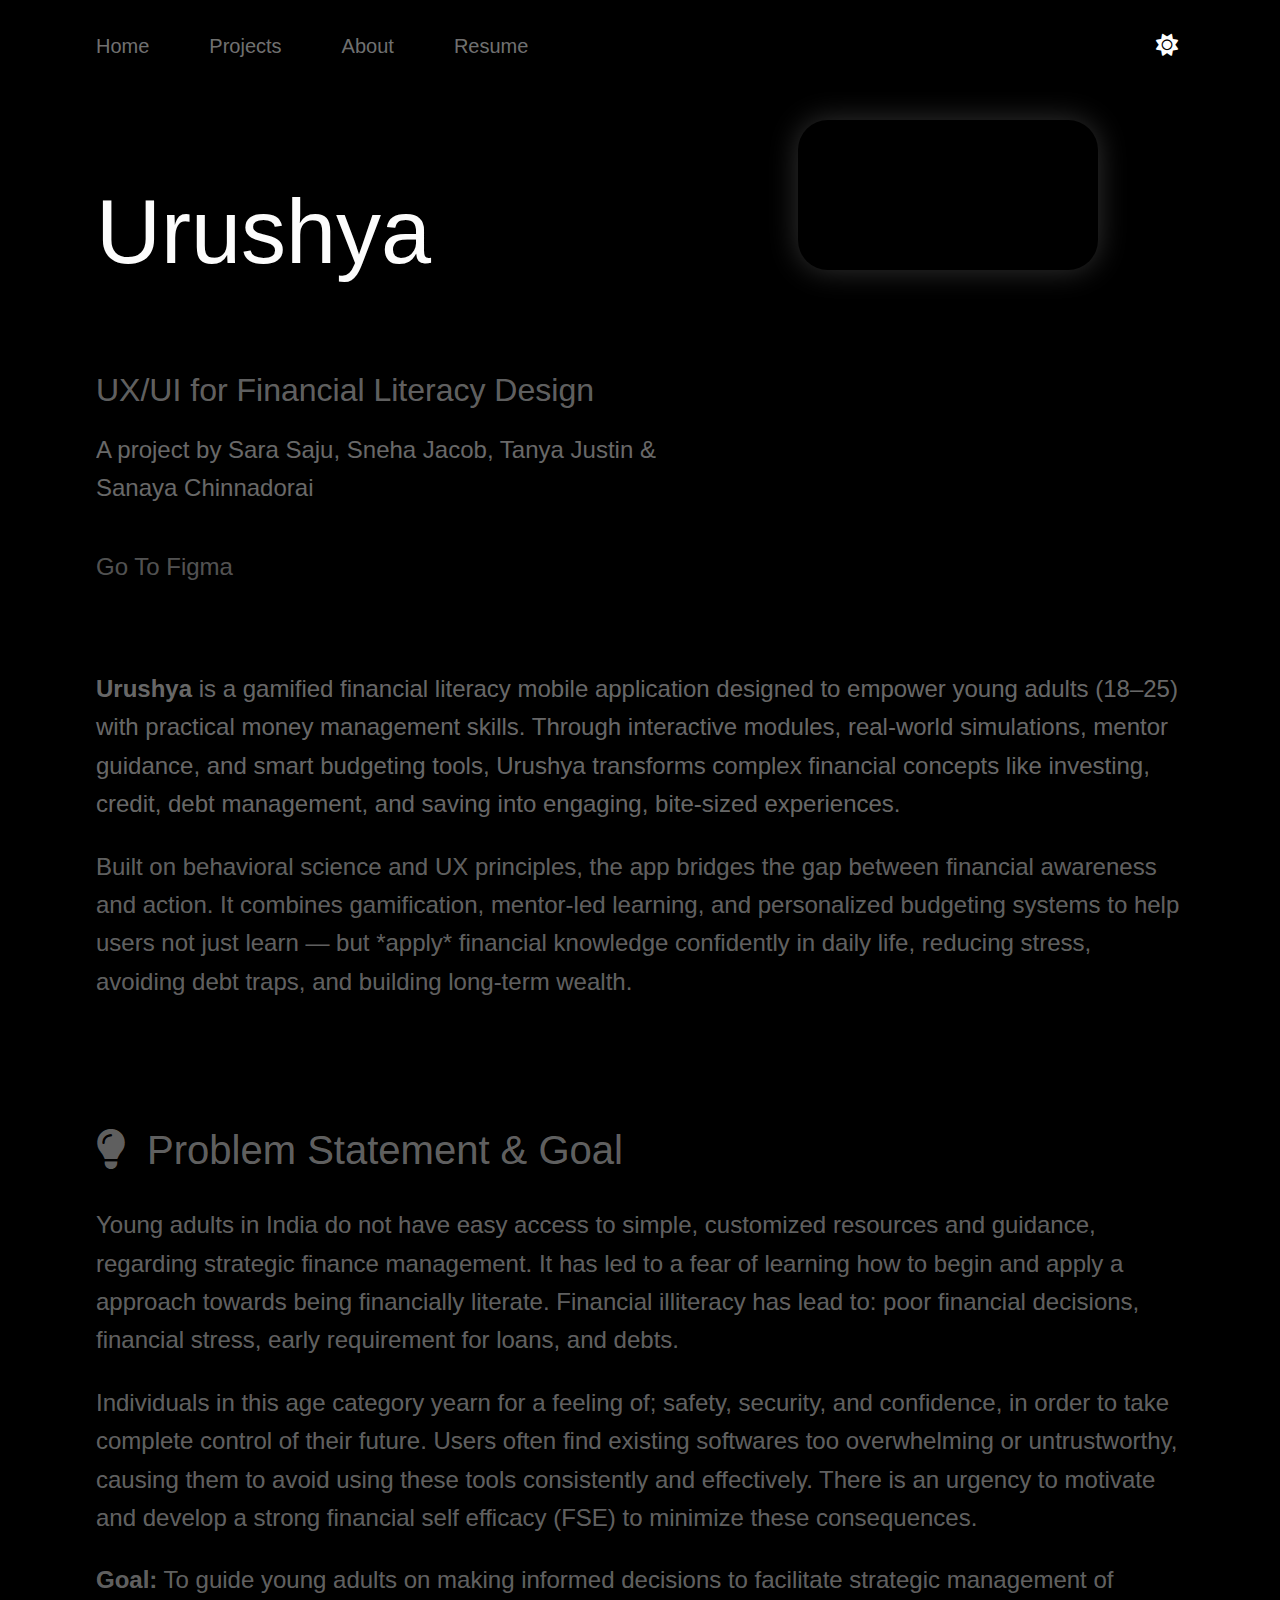
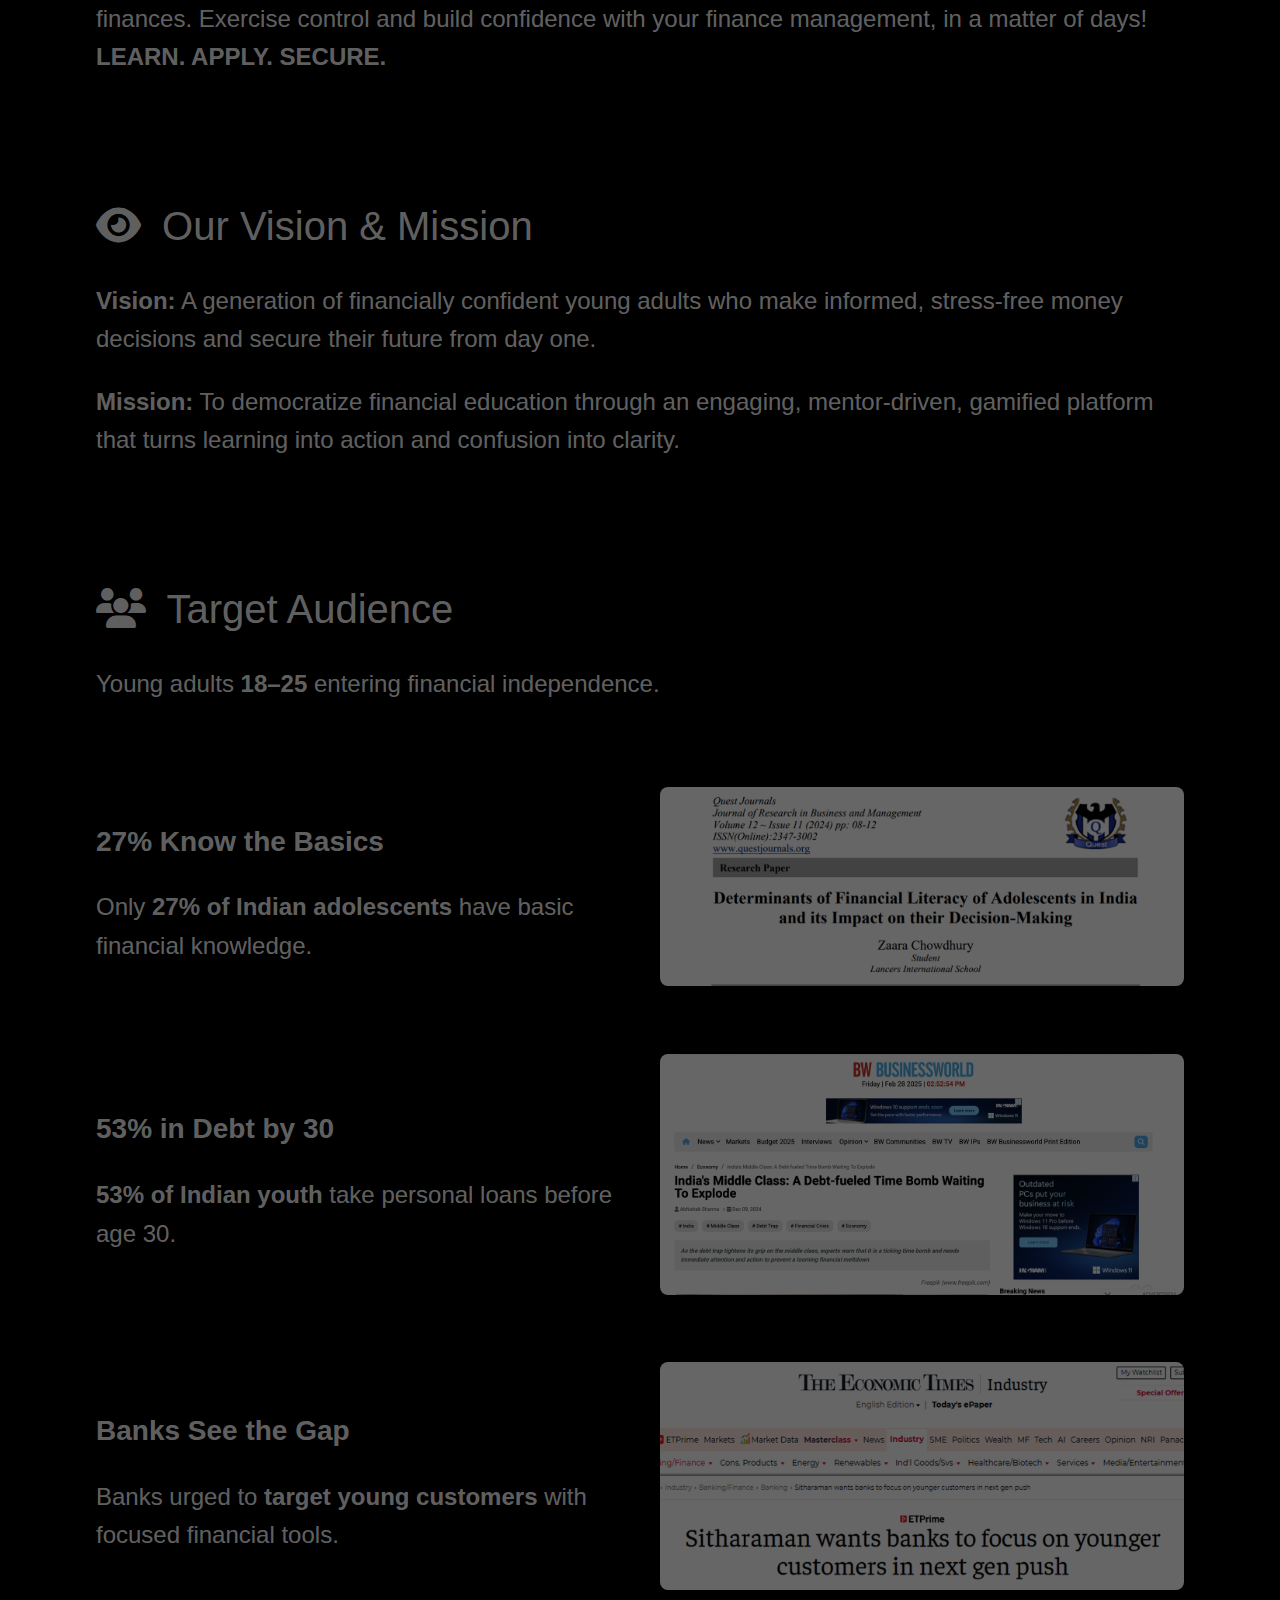
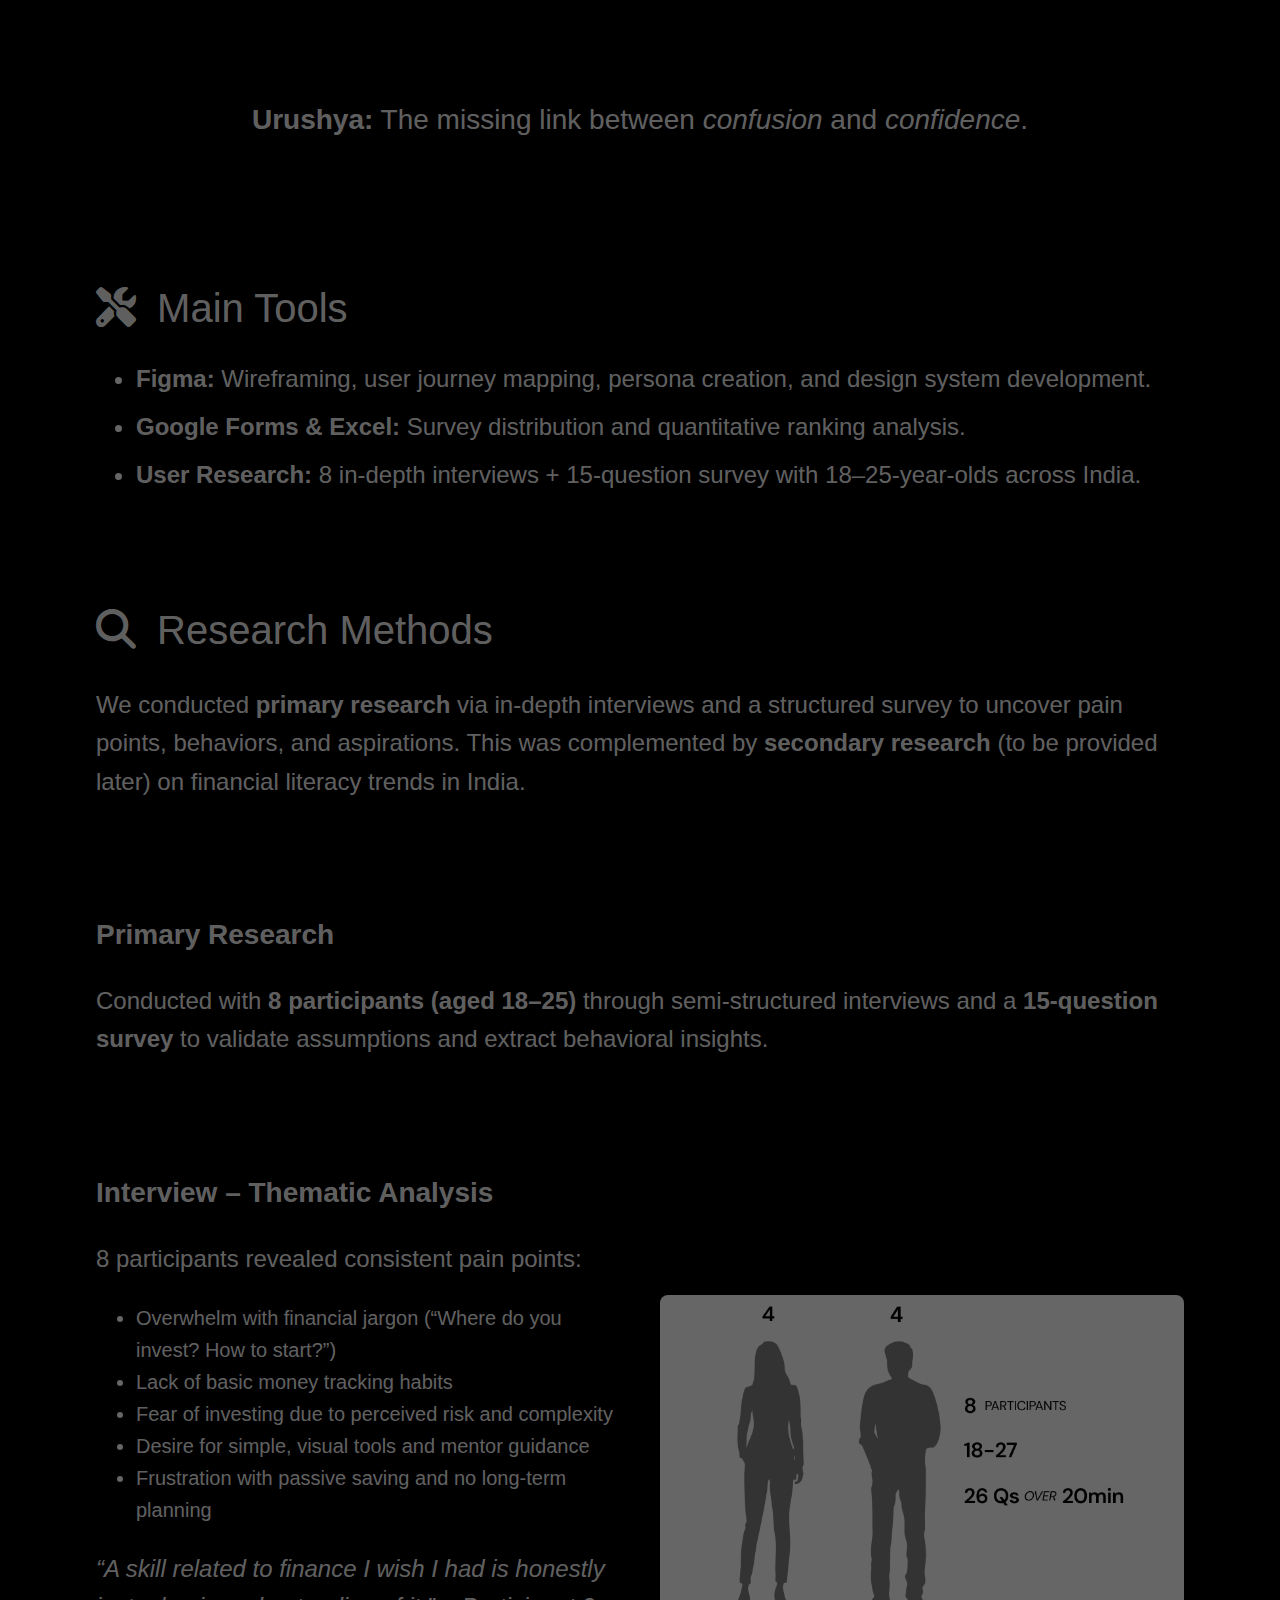
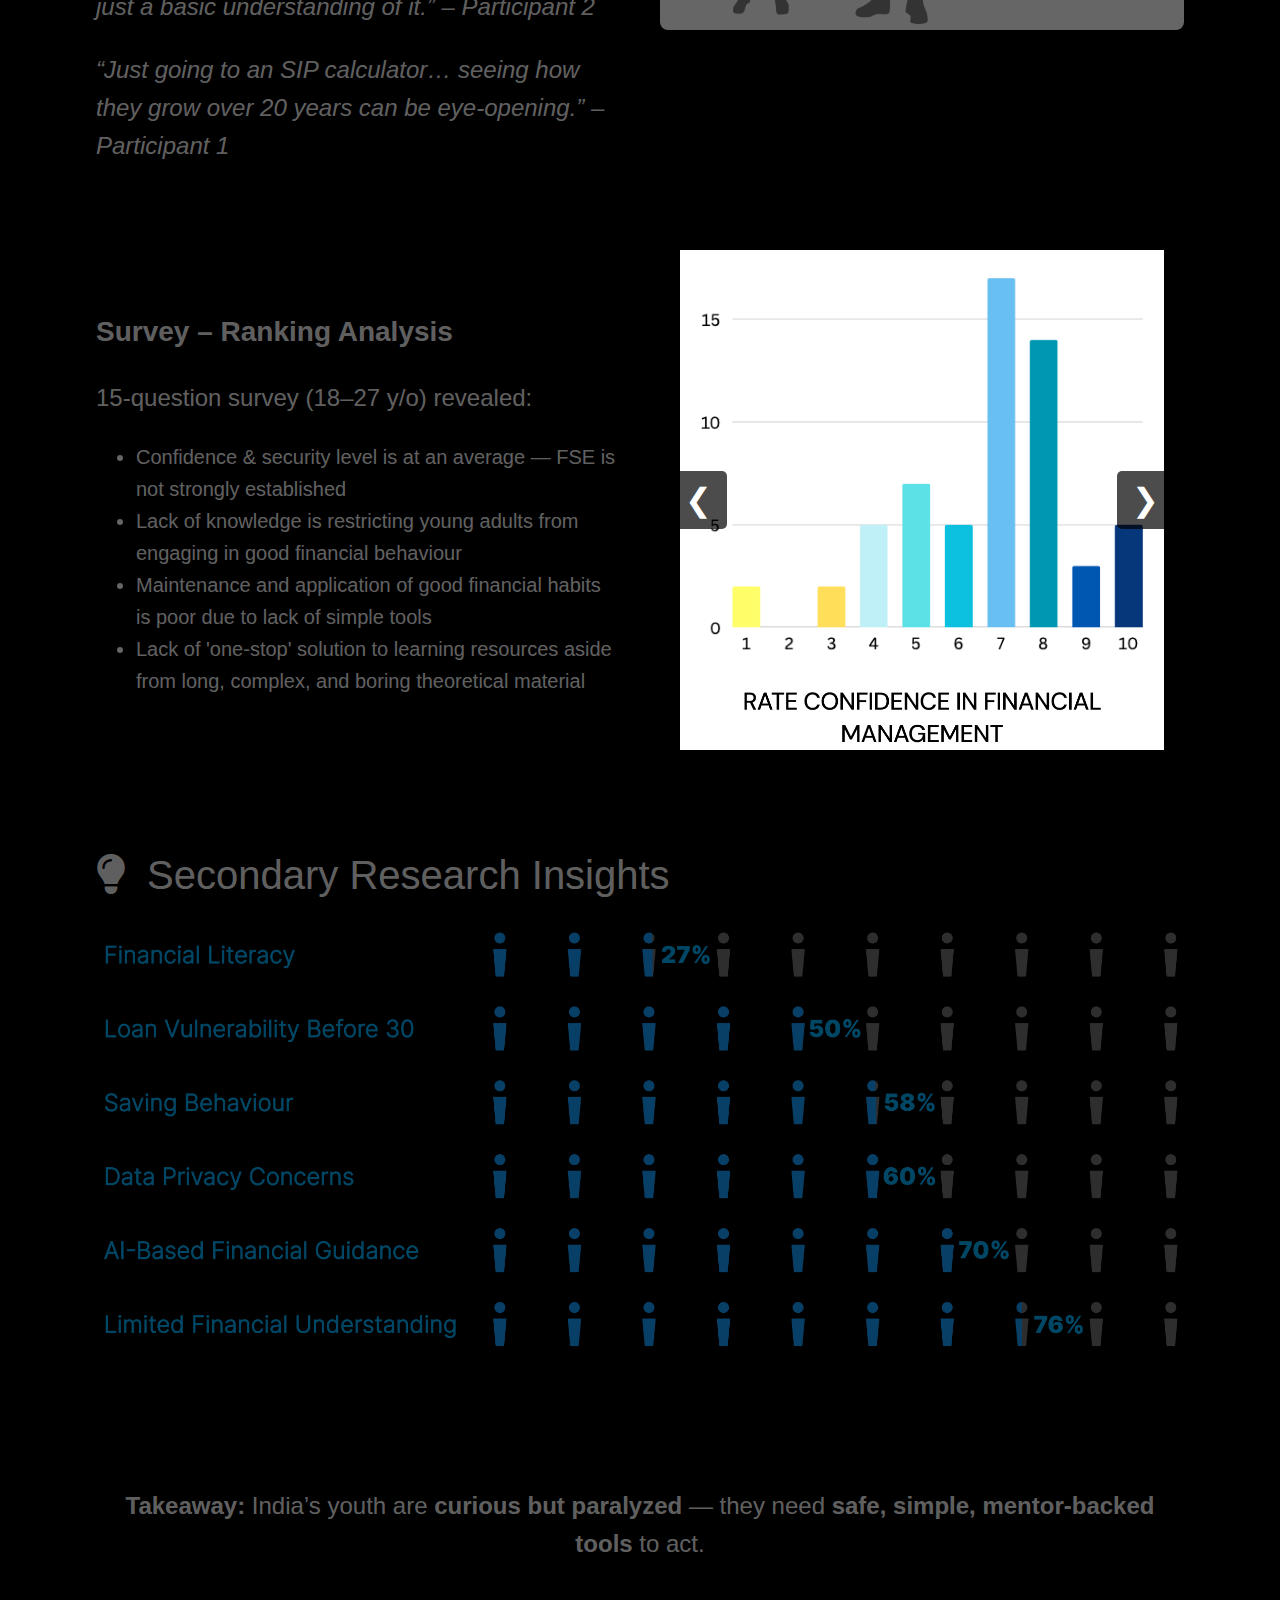
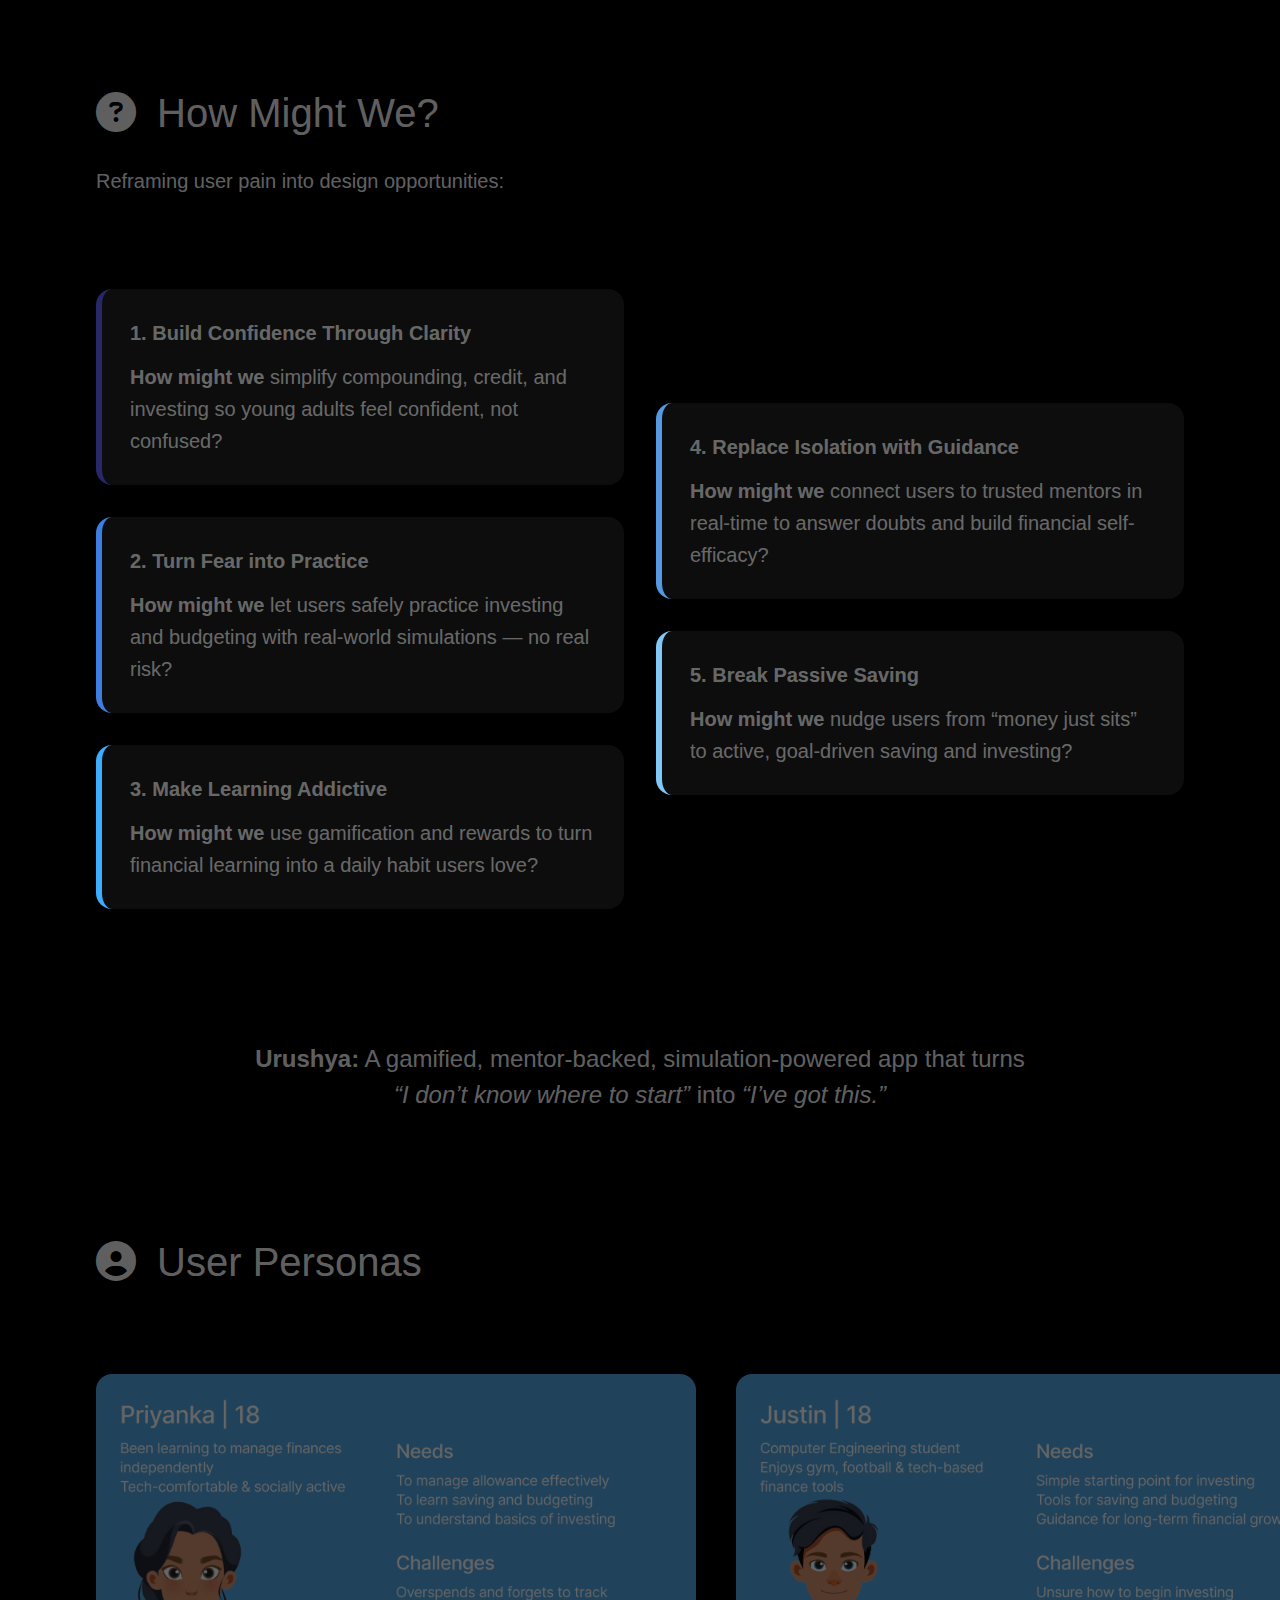
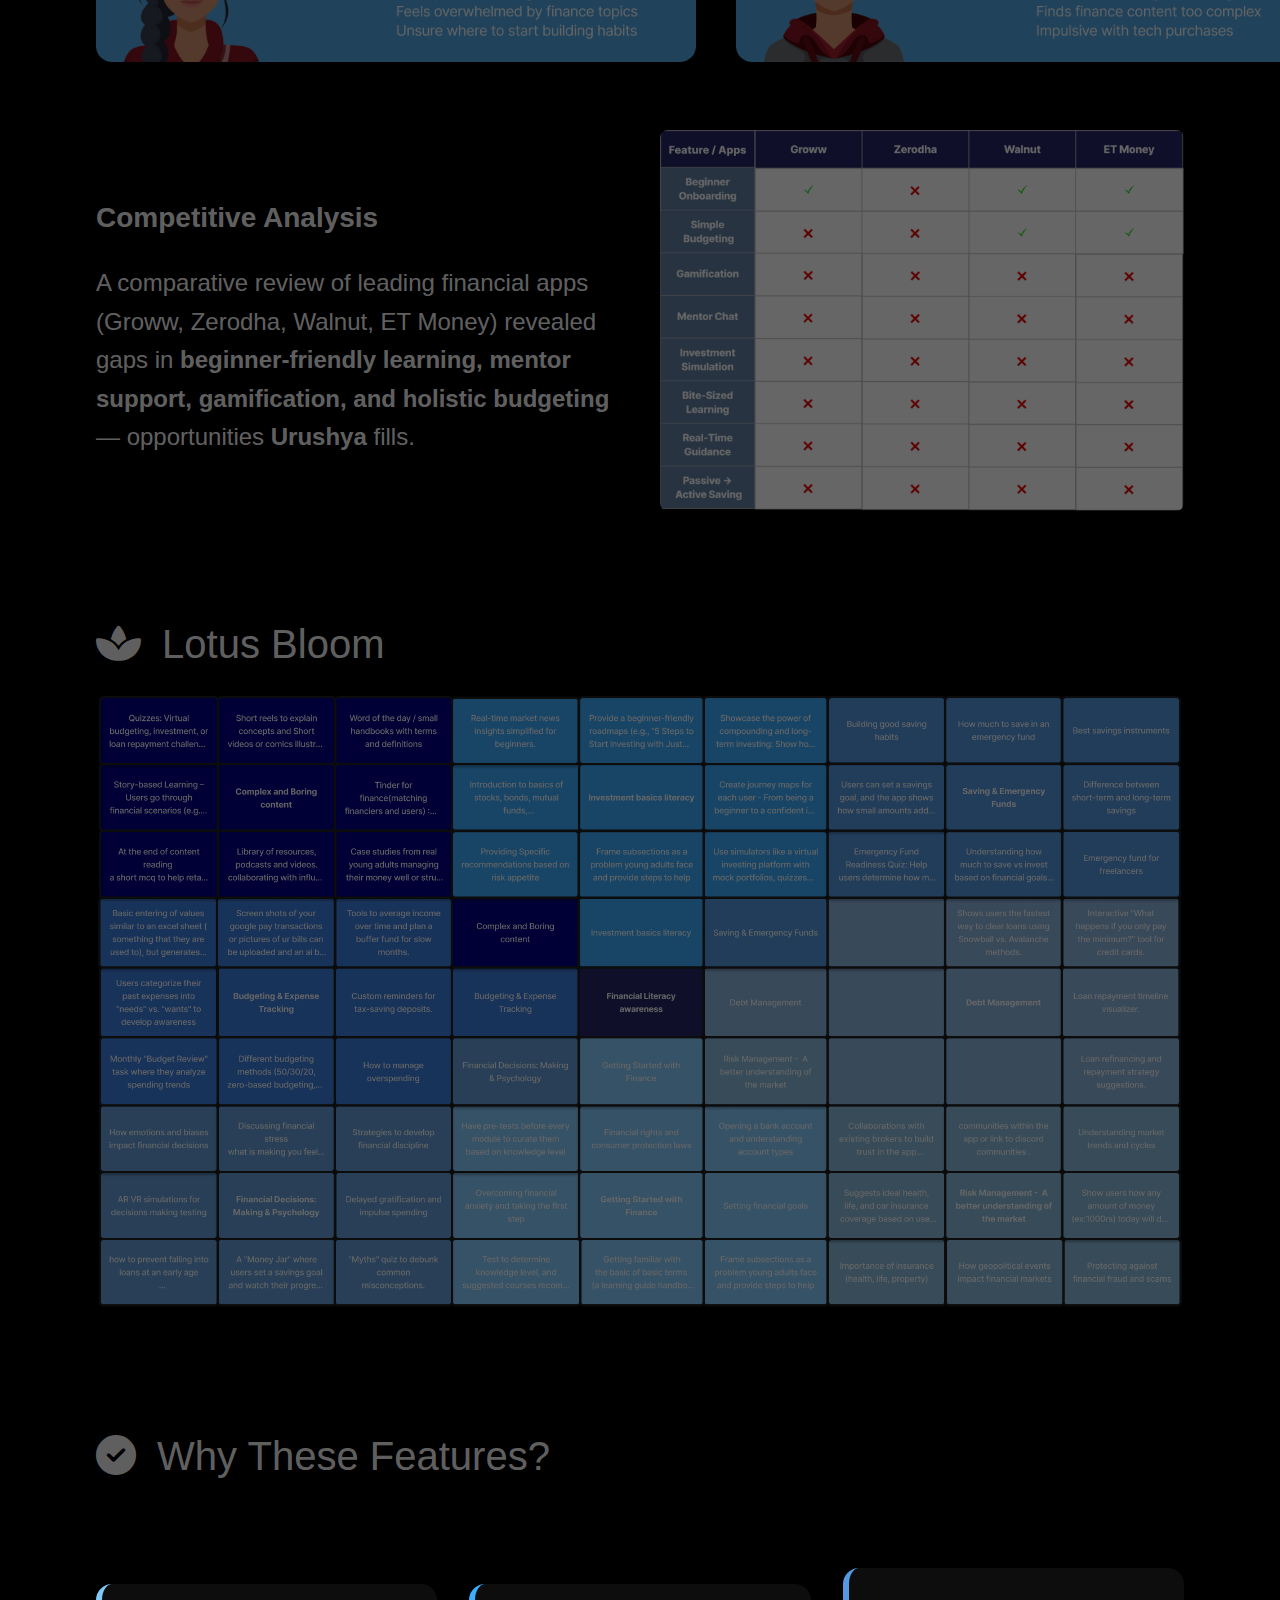
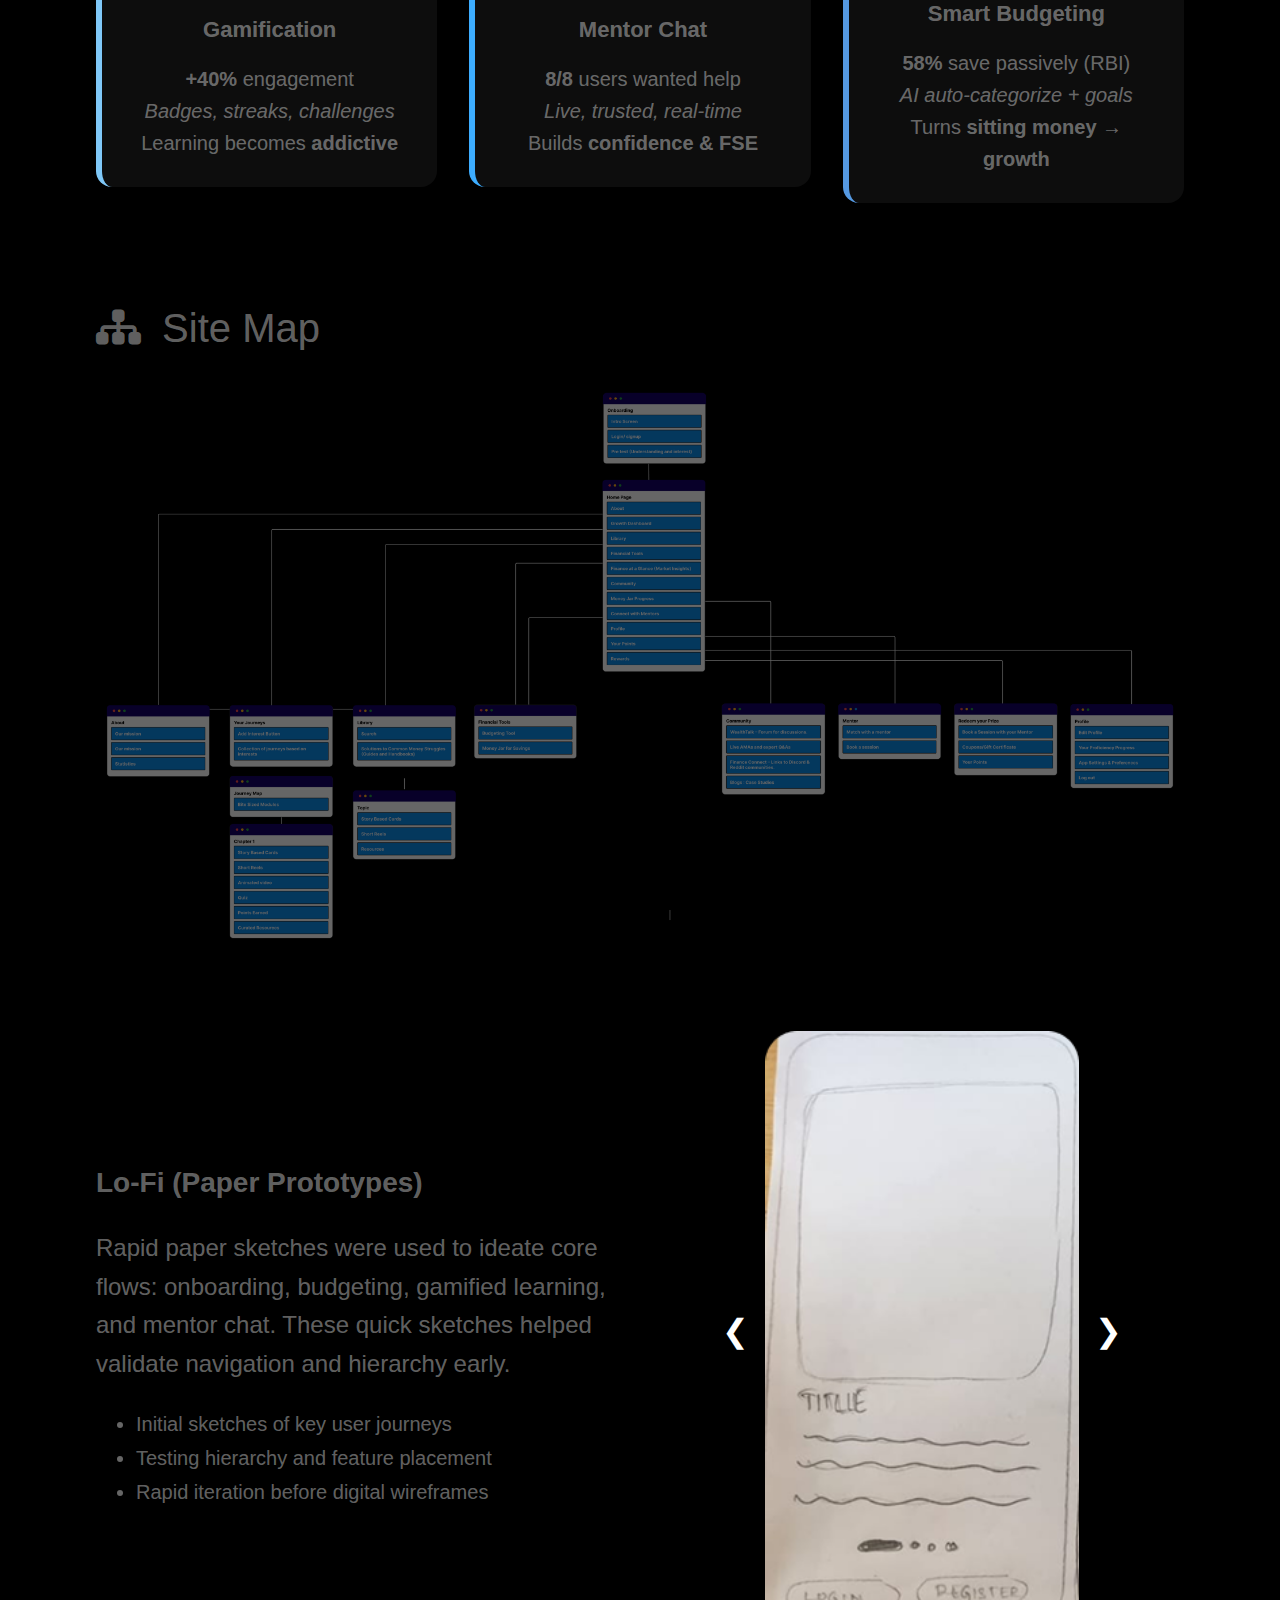
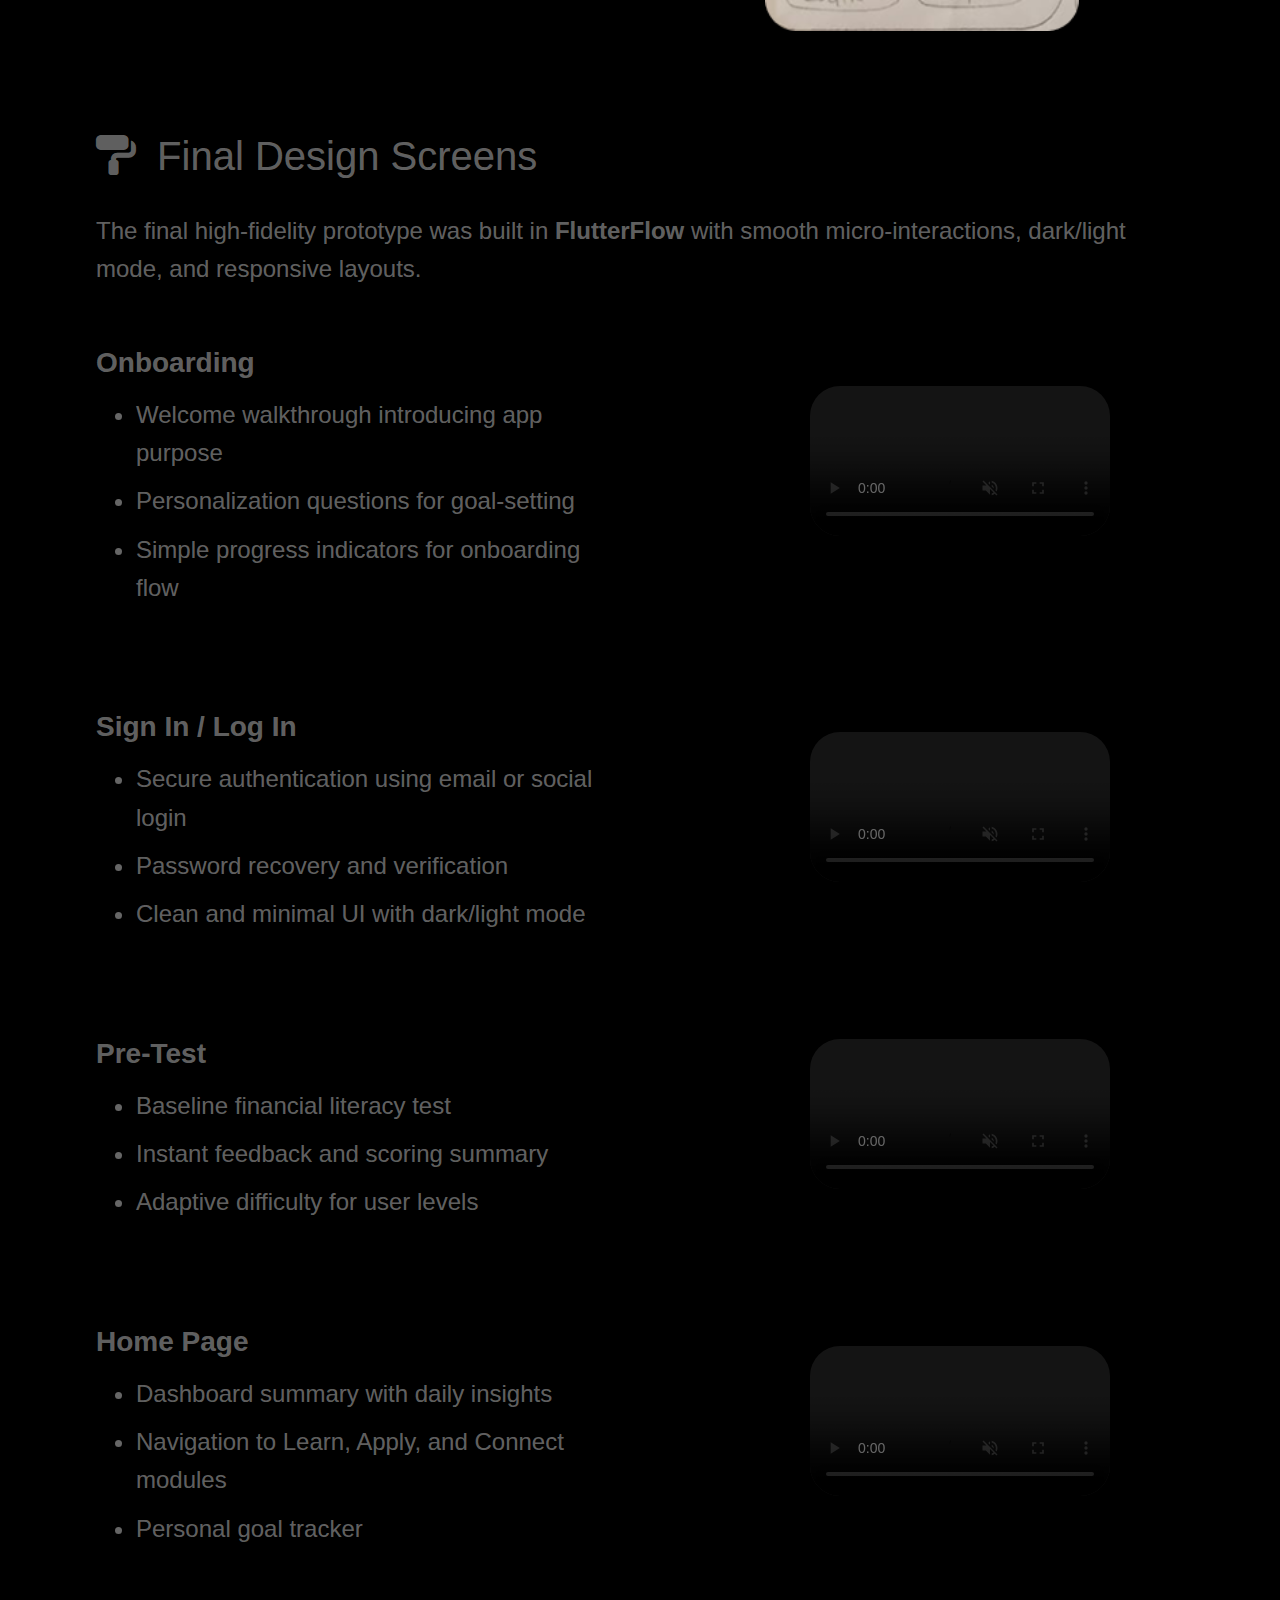
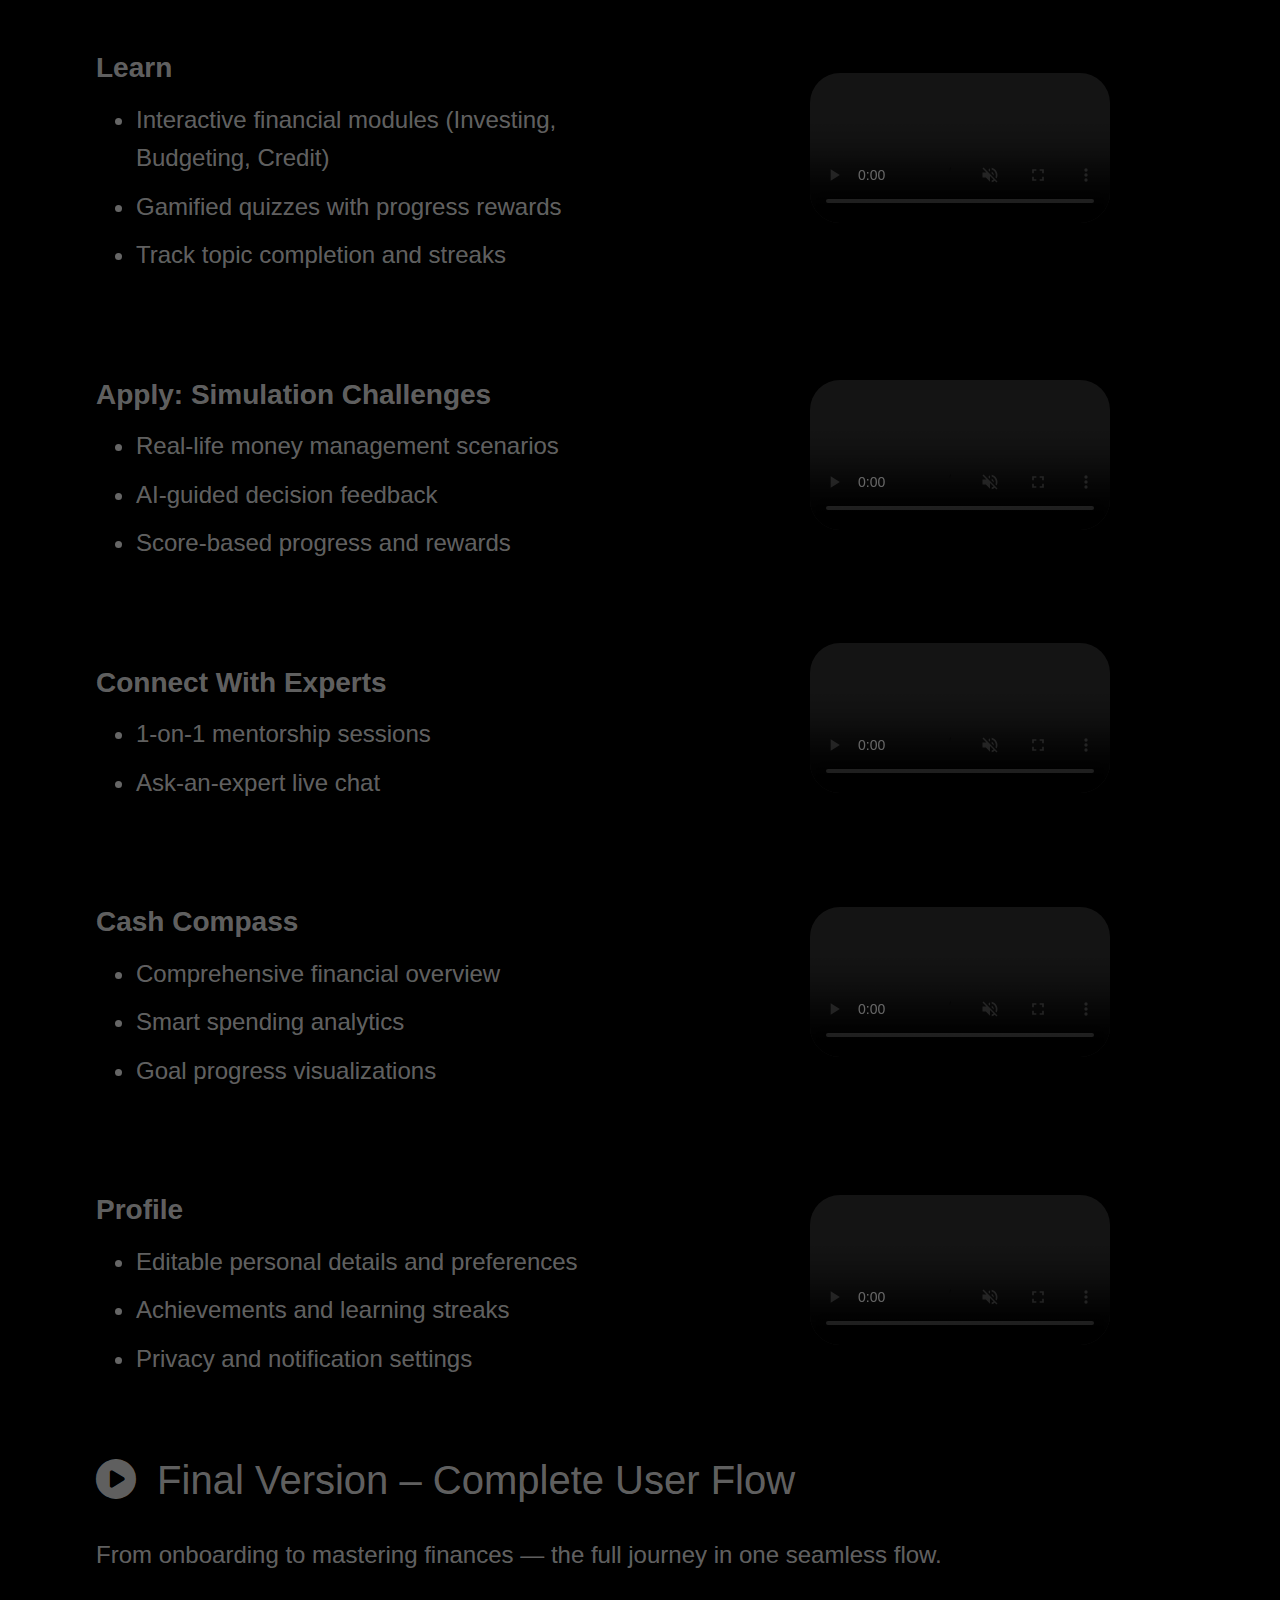
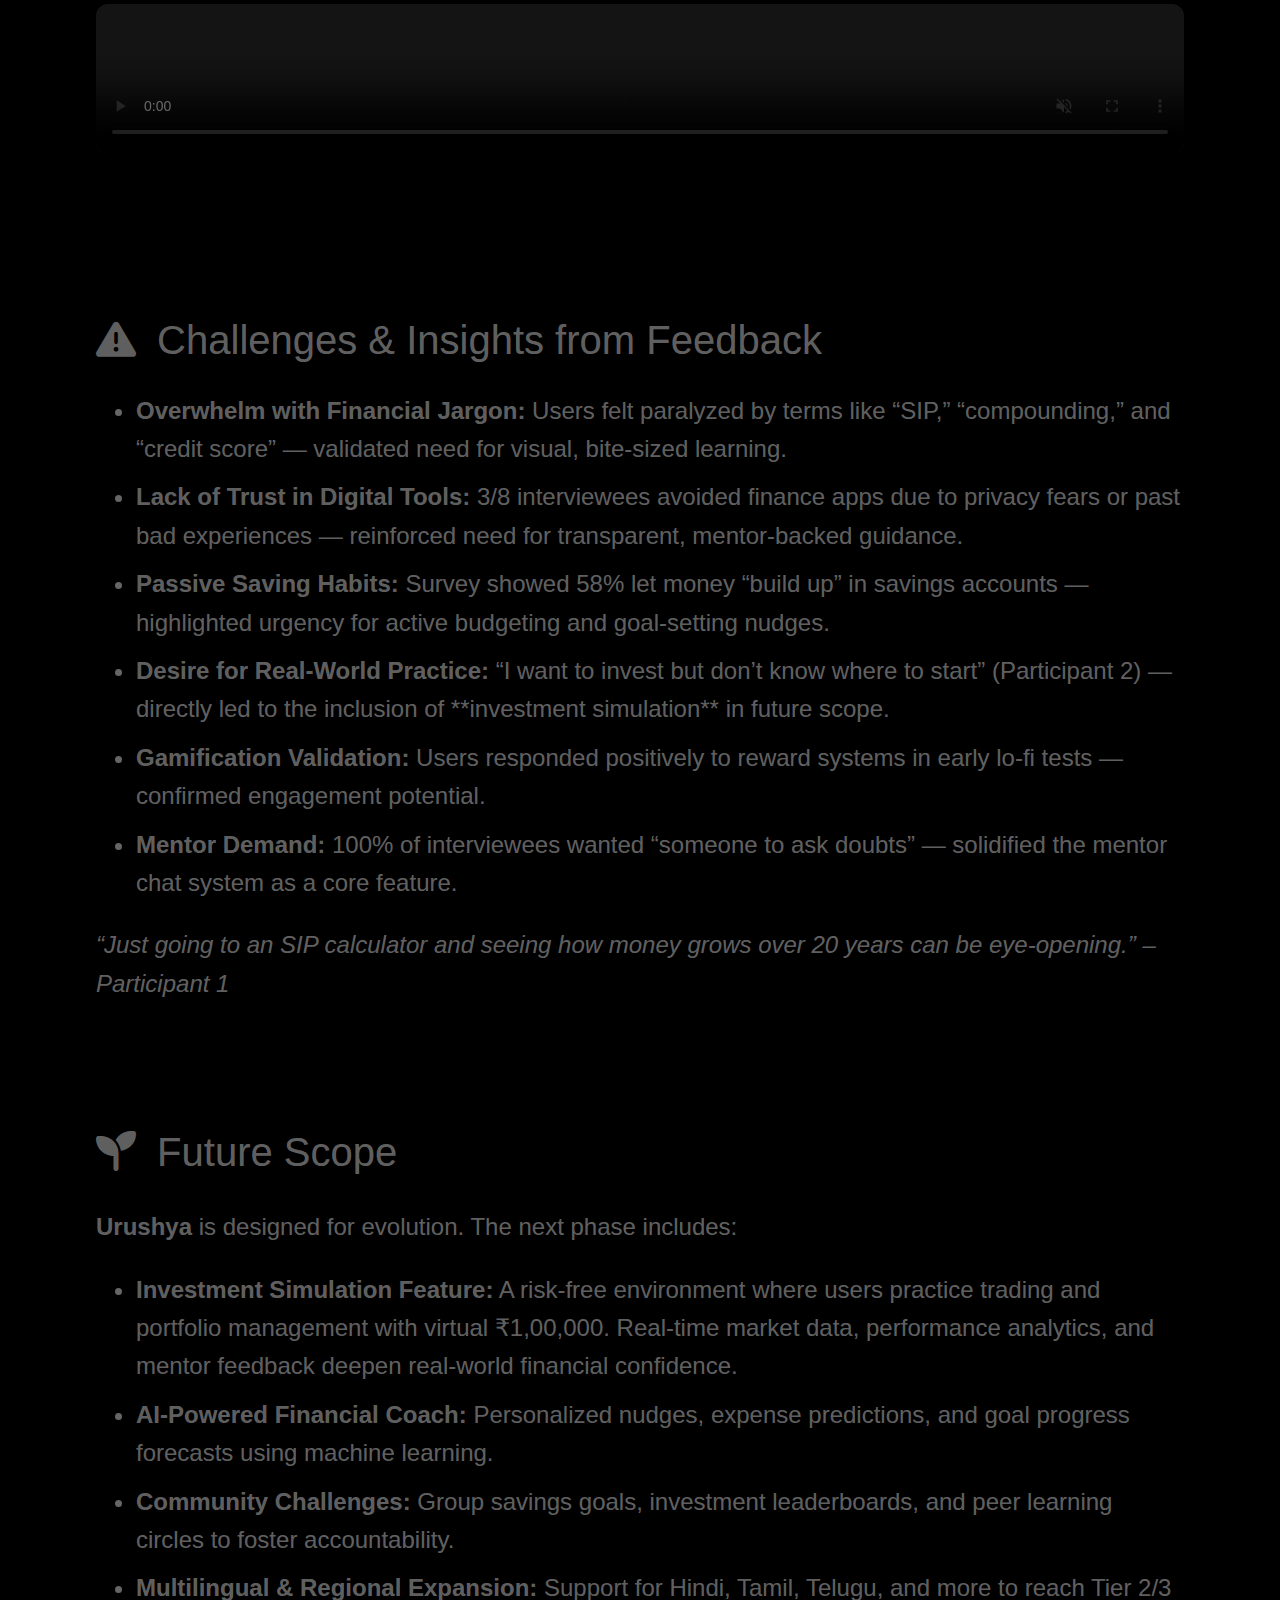
<file: ur.html>
<!DOCTYPE html>
<html lang="en">
<head>
  <meta charset="utf-8" />
  <meta name="viewport" content="width=device-width,initial-scale=1" />
  <title>URUSHYA | PORTFOLIO - SARA SAJU</title>
  <link rel="stylesheet" href="style.css">
  <link rel="stylesheet" href="https://cdnjs.cloudflare.com/ajax/libs/font-awesome/6.4.0/css/all.min.css"/>

  <style>
body {
  margin: 0;
  padding: 0;
  font-family: "Inter", "Arial", sans-serif;
  background: #000;
  color: #fff;
  line-height: 1.6;
  padding-top: 100px; /* to offset navbar */
}

.container {
  width: 85%;
  max-width: 1400px;
  margin: 0 auto;
}

.project-page {
  display: flex;
  flex-direction: column;
}

/* Row layout for intro section only */
.project-intro-row {
  display: flex;
  flex-direction: row;
  align-items: flex-start;
  justify-content: space-between;
  gap: 40px;
  margin-bottom: 40px;
}

/* Project Title */
.project-title {
  font-size: 90px;      /* bigger than before for hierarchy */
  font-weight: 400;
  color: rgba(255,255,255,0.4);
  margin-bottom: none;
  transition: color 0.6s ease;
}
.project-title.active { color: #fff; }

/* Subtitle */
.project-subtitle {
  font-size: 32px;     /* bigger than paragraph, smaller than title */
  font-weight: 300;
  color: rgba(255,255,255,0.4);
  margin-bottom: 15px;
}

/* Project Meta */
.project-meta {
  font-size: 24px;    /* same as paragraph for readability */
  opacity: 0.6;
  margin-bottom: 40px;
}

/* Project Sections */
.project-section {
  margin-bottom: 60px;
}

/* Section Titles */
.project-section h2 {
  font-size: 40px;   /* bigger than subtitle */
  font-weight: 500;
  margin-bottom: 20px;
  color: rgba(255,255,255,0.4);
  transition: color 0.6s ease;
}
.project-section h2.active { color: #fff; }

/* Section Paragraphs */
.project-section p {
  font-size: 24px;   /* minimum as required */
  line-height: 1.6;
  color: rgba(255,255,255,0.4);
  transition: color 0.6s ease;
}
.project-section p.active { color: #fff; }

/* Icons for section titles */
.project-section i {
  margin-right: 10px;
  color: rgba(255,255,255,0.6);
}

/* Make images responsive within container */
.project-section img {
  width: 100%;
  height: auto;
  display: block;
  margin: 20px 0; /* spacing above and below image */
  border-radius: 6px; /* optional subtle styling */
  object-fit: contain;
}

/* Style bullet lists */
.project-section ul {
  list-style-type: disc; /* normal bullets */
  padding-left: 40px; /* indent bullets properly */
  margin: 10px 0; /* spacing around list */
}

.project-section li {
  font-size: 24px; /* ensure minimum size */
  line-height: 1.6;
  color: rgba(255,255,255,0.8);
  margin-bottom: 10px;
}

.design-module {
  display: flex;
  gap: 40px; /* spacing between text and media */
  align-items: center; /* vertical center alignment */
  margin-bottom: 60px;
  flex-wrap: wrap; /* stack on smaller screens */
}

.design-content {
  flex: 1; /* text takes available space */
  min-width: 300px; /* avoid text being too narrow */
  transition: color 0.6s ease; /* add this for fade effect */
}

.design-content h3 {
  font-size: 28px;
  margin-bottom: 10px;
  color: rgba(255,255,255,0.8);
}

.design-content p {
  font-size: 24px;
  line-height: 1.6;
  color: rgba(255,255,255,0.6);
}

.design-media {
  flex: 1;
  min-width: 300px;
}

.design-media img,
.design-media video {
  width: 100%;
  height: 100%;
  object-fit: contain; /* keeps full image visible */
}

.design-media video {
  width: 100%; /* fit container */
  height: auto;
  border-radius: 8px;
}

.project-meta a {
  text-decoration: none;
  color: inherit;
}

.project-meta a:hover {
  text-decoration: none;
  color: inherit;
}

/* Default image style */
.click-expand-img {
  max-height: 400px;
  width: auto;
  cursor: pointer;
  border-radius: 8px;
  transition: transform 0.3s ease;
}

/* Lightbox overlay */
#imgOverlay {
  display: none;
  position: fixed;
  top: 0; left: 0;
  width: 100%;
  height: 100%;
  background: rgba(0,0,0,0.8);
  justify-content: center;
  align-items: center;
  z-index: 9999;
}

#imgOverlay img {
  max-width: 90%;
  max-height: 90%;
  border-radius: 8px;
  transition: transform 0.3s ease;
}

/* ====================== */
/* LIGHT MODE OVERRIDES   */
/* ====================== */
body.light-mode {
  background: #fff !important;
  color: #111 !important;
}

/* Project Titles */
body.light-mode .project-title {
  color: rgba(0,0,0,0.8) !important;
}
body.light-mode .project-title.active {
  color: #000 !important;
}

/* Subtitle & Meta */
body.light-mode .project-subtitle {
  color: rgba(0,0,0,0.8) !important;
}
body.light-mode .project-meta {
  color: #111 !important;
  opacity: 0.8 !important;
}

/* Section Headings */
body.light-mode .project-section h2 {
  color: rgba(0,0,0,0.8) !important;
}
body.light-mode .project-section h2.active {
  color: #000 !important;
}

/* Paragraphs and Lists */
body.light-mode .project-section p,
body.light-mode .project-section li,
body.light-mode .design-content p {
  color: rgba(0,0,0,0.8) !important;
}

/* Design Module Headings */
body.light-mode .design-content h3 {
  color: rgba(0,0,0,0.8) !important;
}

/* Section Icons */
body.light-mode .project-section i {
  color: rgba(0,0,0,0.8) !important;
}

/* Footer Text */
body.light-mode footer,
body.light-mode footer a,
body.light-mode footer strong {
  color: #111 !important;
}

/* Optional: Links inside lists */
body.light-mode .project-section a {
  color: #111 !important;
  text-decoration: underline !important;
}

/* GLOBAL fallback — only applies if shadow is NOT already set */
img:not([style*="box-shadow"]),
video:not([style*="box-shadow"]) {
  border-radius: 8px;
  object-fit: contain;
}

/* ================================
   RESPONSIVE FIXES FOR URUSHYA PAGE
   Replace the existing media queries with these
================================ */

/* ================================
   TABLET (768px - 1024px)
================================ */
@media (max-width: 1024px) {
  
  body {
    padding-top: 80px;
  }

  /* Project Intro Row */
  .project-intro-row {
    gap: 30px;
  }

  /* Project Title & Meta */
  .project-title {
    font-size: 60px;
  }

  .project-subtitle {
    font-size: 26px;
  }

  .project-meta {
    font-size: 20px;
  }

  /* Section Titles */
  .project-section h2 {
    font-size: 32px;
  }

  /* Paragraphs & Lists */
  .project-section p,
  .project-section li {
    font-size: 20px;
  }

  /* Design Module */
  .design-module {
    gap: 30px;
  }

  .design-content h3 {
    font-size: 24px;
  }

  .design-content p {
    font-size: 20px;
  }

  /* Splash Video */
  .project-splash video {
    max-width: 250px !important;
    max-height: 400px !important;
  }

  /* Videos in design modules */
  .design-media video {
    max-width: 250px !important;
    max-height: 400px !important;
    margin-left: 80px !important;
  }

  /* Grid layouts (HMW, Why Features, Personas) */
  .design-module[style*="grid-template-columns: 1fr 1fr"] {
    grid-template-columns: 1fr !important;
    gap: 24px !important;
  }

  .design-module[style*="grid-template-columns: 1fr 1fr 1fr"] {
    grid-template-columns: 1fr 1fr !important;
    gap: 24px !important;
  }

  /* Carousel */
  .carousel {
    max-width: 600px !important;
    height: 400px !important;
  }
}

/* ================================
   MOBILE LANDSCAPE & SMALL TABLET (600px - 768px)
================================ */
@media (max-width: 768px) {
  
  body {
    padding-top: 70px;
  }

  .container {
    width: 90%;
  }

  /* Project Intro Row - Stack Vertically */
  .project-intro-row {
    flex-direction: column !important;
    gap: 20px !important;
    margin-bottom: 30px !important;
  }

  .project-intro,
  .project-splash {
    flex-basis: 100% !important;
    min-width: 100% !important;
    text-align: left !important;
  }

  .project-splash {
    margin-top: 0 !important;
    justify-content: flex-start !important;
  }

  /* Project Title & Meta */
  .project-title {
    font-size: 48px;
    margin-bottom: 10px;
  }

  .project-subtitle {
    font-size: 22px;
    margin-bottom: 10px;
  }

  .project-meta {
    font-size: 18px;
    margin-bottom: 20px;
  }

  /* Splash Video */
  .project-splash video {
    max-width: 100% !important;
    width: 280px !important;
    max-height: 450px !important;
    margin-left: 0 !important;
  }

  /* Section Spacing */
  .project-section {
    margin-bottom: 40px;
  }

  /* Section Titles */
  .project-section h2 {
    font-size: 28px;
    margin-bottom: 15px;
  }

  /* Paragraphs & Lists */
  .project-section p,
  .project-section li {
    font-size: 18px;
    line-height: 1.7;
  }

  .project-section ul {
    padding-left: 30px;
  }

  /* Images */
  .project-section img {
    border-radius: 8px;
    margin: 15px 0;
  }

  .click-expand-img {
    max-height: 300px !important;
  }

  /* Design Module - Stack Vertically */
  .design-module {
    flex-direction: column !important;
    gap: 25px;
    margin-bottom: 40px;
  }

  .design-content,
  .design-media {
    flex: none !important;
    width: 100% !important;
    min-width: 100% !important;
  }

  .design-content h3 {
    font-size: 22px;
    margin-bottom: 8px;
  }

  .design-content p,
  .design-content ul li {
    font-size: 18px;
  }

  /* Videos in modules - Center and resize */
  .design-media video {
    max-width: 100% !important;
    width: 280px !important;
    max-height: 450px !important;
    margin-left: 0 !important;
    margin: 0 auto !important;
    display: block !important;
  }

  /* All Grid Layouts - Single Column */
  .design-module[style*="grid-template-columns"] {
    display: flex !important;
    flex-direction: column !important;
    gap: 20px !important;
  }

  /* Carousel */
  .carousel {
    max-width: 100% !important;
    height: 300px !important;
  }

  .carousel-inner {
    height: 100% !important;
  }

  .carousel-inner img {
    height: 300px !important;
  }

  .carousel button {
    font-size: 1.5rem !important;
    padding: 8px 12px !important;
  }

  /* Stat Images */
  .design-media img[style*="max-height: 450px"] {
    max-height: 300px !important;
  }

  /* Persona Images */
  .click-expand-img[style*="max-width: 600px"] {
    max-width: 100% !important;
  }
}

/* ================================
   MOBILE PORTRAIT (max-width: 600px)
================================ */
@media (max-width: 600px) {
  
  body {
    padding-top: 60px;
  }

  .container {
    width: 92%;
  }

  /* Project Intro Row */
  .project-intro-row {
    margin-bottom: 20px !important;
  }

  /* Project Title & Meta */
  .project-title {
    font-size: 36px;
    margin-bottom: 8px;
  }

  .project-subtitle {
    font-size: 18px;
    margin-bottom: 8px;
  }

  .project-meta {
    font-size: 16px;
    margin-bottom: 15px;
  }

  /* Splash Video */
  .project-splash video {
    width: 240px !important;
    max-height: 380px !important;
  }

  /* Section Spacing */
  .project-section {
    margin-bottom: 35px;
  }

  /* Section Titles */
  .project-section h2 {
    font-size: 24px;
    margin-bottom: 12px;
  }

  /* Paragraphs & Lists */
  .project-section p {
    font-size: 16px;
    line-height: 1.7;
  }

  .project-section li {
    font-size: 16px;
    line-height: 1.7;
    margin-bottom: 8px;
  }

  .project-section ul {
    padding-left: 25px;
  }

  /* Icons in section titles */
  .project-section i {
    font-size: 18px;
    margin-right: 8px;
  }

  /* Images */
  .project-section img {
    border-radius: 6px;
    margin: 12px 0;
  }

  .click-expand-img {
    max-height: 250px !important;
  }

  /* Design Module */
  .design-module {
    gap: 20px;
    margin-bottom: 35px;
  }

  .design-content h3 {
    font-size: 20px;
    margin-bottom: 6px;
  }

  .design-content p {
    font-size: 16px;
  }

  .design-content ul {
    padding-left: 20px;
  }

  .design-content ul li {
    font-size: 16px;
    margin-bottom: 6px;
  }

  /* Videos in modules */
  .design-media video {
    width: 220px !important;
    max-height: 350px !important;
  }

  /* Carousel */
  .carousel {
    height: 250px !important;
  }

  .carousel-inner img {
    height: 250px !important;
  }

  .carousel button {
    font-size: 1.2rem !important;
    padding: 6px 10px !important;
  }

  /* Inline styled divs (HMW cards, Why Features) */
  div[style*="padding: 28px"] {
    padding: 20px !important;
  }

  div[style*="font-size: 22px"] h3 {
    font-size: 18px !important;
  }

  div[style*="font-size: 20px"] p {
    font-size: 16px !important;
  }

  /* Centered text sections */
  p[style*="font-size: 28px"] {
    font-size: 20px !important;
  }

  p[style*="font-size: 24px"] {
    font-size: 18px !important;
  }

  /* Footer adjustments */
  footer {
    padding: 30px 0;
  }

  footer .intro {
    font-size: 14px;
    margin-bottom: 25px;
  }

  footer .contacts {
    flex-direction: column;
    gap: 1.5rem;
  }

  footer .contact-item span {
    font-size: 14px;
  }

  footer a {
    font-size: 14px;
  }
}

/* ================================
   EXTRA SMALL DEVICES (max-width: 400px)
================================ */
@media (max-width: 400px) {
  
  /* Project Title */
  .project-title {
    font-size: 32px;
  }

  .project-subtitle {
    font-size: 16px;
  }

  .project-meta {
    font-size: 14px;
  }

  /* Splash Video */
  .project-splash video {
    width: 200px !important;
    max-height: 320px !important;
  }

  /* Section Titles */
  .project-section h2 {
    font-size: 22px;
  }

  /* Paragraphs */
  .project-section p,
  .project-section li {
    font-size: 15px;
  }

  /* Design Module */
  .design-content h3 {
    font-size: 18px;
  }

  .design-content p,
  .design-content ul li {
    font-size: 15px;
  }

  /* Videos */
  .design-media video {
    width: 180px !important;
    max-height: 300px !important;
  }

  /* Carousel */
  .carousel {
    height: 200px !important;
  }

  .carousel-inner img {
    height: 200px !important;
  }

  /* Inline cards */
  div[style*="padding: 28px"],
  div[style*="padding: 20px"] {
    padding: 16px !important;
  }
}

/* ================================
   LANDSCAPE ORIENTATION ON MOBILE
================================ */
@media (max-height: 500px) and (orientation: landscape) {
  
  body {
    padding-top: 50px;
  }

  .project-title {
    font-size: 32px;
    margin-bottom: 5px;
  }

  .project-subtitle {
    font-size: 16px;
    margin-bottom: 5px;
  }

  .project-meta {
    font-size: 14px;
    margin-bottom: 10px;
  }

  .project-splash video,
  .design-media video {
    width: 180px !important;
    max-height: 280px !important;
  }

  .project-section {
    margin-bottom: 25px;
  }

  .project-section h2 {
    font-size: 20px;
    margin-bottom: 10px;
  }

  .design-module {
    margin-bottom: 25px;
  }

  .carousel {
    height: 200px !important;
  }
}

/* ================================
   TOUCH DEVICE OPTIMIZATIONS
================================ */
@media (hover: none) and (pointer: coarse) {
  
  /* Larger touch targets for links */
  .project-meta a {
    padding: 8px 0;
    display: inline-block;
  }

  /* Carousel buttons - bigger touch area */
  .carousel button {
    padding: 12px 18px !important;
    min-width: 44px;
    min-height: 44px;
  }

  /* Ensure all interactive elements are easily tappable */
  .project-section a {
    padding: 4px 0;
    display: inline-block;
  }

  /* Click-to-expand images */
  .click-expand-img {
    cursor: default;
  }
}

/* ================================
   IPAD SPECIFIC (768px - 1024px)
================================ */
@media (min-width: 768px) and (max-width: 1024px) {
  
  /* Keep intro and video side by side on iPad */
  .project-intro-row {
    flex-direction: row !important;
  }

  .project-intro,
  .project-splash {
    flex-basis: 48% !important;
    min-width: 300px !important;
  }

  .project-splash video {
    max-width: 280px !important;
  }

  /* 2-column grids stay as 2 columns on iPad */
  .design-module[style*="grid-template-columns: 1fr 1fr"]:not([style*="1fr 1fr 1fr"]) {
    grid-template-columns: 1fr 1fr !important;
  }

  /* 3-column grids become 2 columns on iPad */
  .design-module[style*="grid-template-columns: 1fr 1fr 1fr"] {
    grid-template-columns: 1fr 1fr !important;
  }

  /* Design modules with media stay horizontal */
  .design-module:has(.design-media) {
    flex-direction: row !important;
  }

  .design-content,
  .design-media {
    flex: 1 !important;
    min-width: 45% !important;
  }

  .design-media video {
    margin-left: 40px !important;
  }
}

/* ================================
   FIX FOR SPECIFIC INLINE STYLES
================================ */

/* Target specific stat images on tablet */
@media (max-width: 1024px) {
  img[alt*="27%"],
  img[alt*="53%"],
  img[alt*="Banks"] {
    max-height: 300px !important;
  }
}

/* Target specific stat images on mobile */
@media (max-width: 768px) {
  img[alt*="27%"],
  img[alt*="53%"],
  img[alt*="Banks"] {
    max-height: 220px !important;
    margin: 0 auto;
    display: block;
  }
}

@media (max-width: 600px) {
  img[alt*="27%"],
  img[alt*="53%"],
  img[alt*="Banks"] {
    max-height: 170px !important;
  }
}

@media (max-width: 400px) {
  img[alt*="27%"],
  img[alt*="53%"],
  img[alt*="Banks"] {
    max-height: 140px !important;
  }
}

/* Target specific stat images on tablet */
@media (max-width: 1024px) {
  img[alt*="27%"],
  img[alt*="53%"],
  img[alt*="Banks"] {
    max-height: 200px !important;
  }
}

/* Target specific stat images on mobile */
@media (max-width: 768px) {
  img[alt*="27%"],
  img[alt*="53%"],
  img[alt*="Banks"] {
    max-height: 180px !important;
    margin: 0 auto;
    display: block;
  }
}

@media (max-width: 600px) {
  img[alt*="27%"],
  img[alt*="53%"],
  img[alt*="Banks"] {
    max-height: 150px !important;
  }
}

@media (max-width: 400px) {
  img[alt*="27%"],
  img[alt*="53%"],
  img[alt*="Banks"] {
    max-height: 130px !important;
  }
}

/* Centered callout text responsive */
@media (max-width: 600px) {
  p[style*="text-align:center"] {
    font-size: 18px !important;
    margin: 30px 0 !important;
  }
}

/* Full user journey video */
@media (max-width: 768px) {
  video[style*="max-height:600px"] {
    max-height: 400px !important;
  }
}

@media (max-width: 600px) {
  video[style*="max-height:600px"] {
    max-height: 300px !important;
  }
}

</style>
</head>

<body>

<!-- NAVBAR -->
<header>
  <div class="container">
    <nav>
      <a href="index.html">Home</a>
      <a href="index.html#projects-header">Projects</a>
      <a href="about.html" class="active">About</a>
      <a href="assets/CV.pdf" class="resume-link" target="_blank">Resume</a>
      <button id="themeToggle" class="theme-toggle" aria-pressed="false">
        <i class="fas fa-sun"></i>
      </button>
    </nav>
  </div>
</header>

<main class="container">
  <section class="project-page">

    <!-- Project Intro Row -->
    <div class="project-intro-row" style="margin-bottom: 20px;">
      <!-- Text Column -->
      <div class="project-intro" style="flex-basis:55%; min-width:300px; text-align:left;">
        <h1 class="project-title">Urushya</h1>
        <div class="project-subtitle">UX/UI for Financial Literacy Design</div>
        <div class="project-meta">A project by Sara Saju, Sneha Jacob, Tanya Justin & Sanaya Chinnadorai</div>
        <div class="project-meta">
          <a href="https://www.figma.com/proto/UHaObQVvONAcjcLv5Xm5A8/URUSHYA--High-Fidelity-?node-id=0-1&t=dJW6BgYzbunD3Qem-1" target="_blank">Go To Figma</a></div>
      </div>

      <!-- Video Column -->
       <div class="project-splash" style="flex-basis:45%; margin-top: 20px; display:flex; justify-content:center;">
  <video autoplay loop muted playsinline
         style="width:auto; max-width:300px; max-height:480px; border-radius:30px; box-shadow:0 0 30px rgba(255,255,255,0.2); object-fit:contain;">
    <source src="assets/ur-splashscreen.mp4" type="video/mp4">
  </video>
</div>
    </div>
<!-- Overview -->
<div class="project-section">
  <p><strong>Urushya</strong> is a gamified financial literacy mobile application designed to empower young adults (18–25) with practical money management skills. 
    Through interactive modules, real-world simulations, mentor guidance, and smart budgeting tools, Urushya transforms complex financial concepts like investing, 
    credit, debt management, and saving into engaging, bite-sized experiences.</p>
  <p>Built on behavioral science and UX principles, the app bridges the gap between financial awareness and action. It combines gamification, 
    mentor-led learning, and personalized budgeting systems to help users not just learn — but *apply* financial knowledge confidently in 
    daily life, reducing stress, avoiding debt traps, and building long-term wealth.</p>
</div>

<!-- Problem Statement & Goal -->
<div class="project-section" id="problem-statement">
  <h2><i class="fas fa-lightbulb"></i> Problem Statement & Goal</h2>
  <p>Young adults in India do not have easy access to simple, customized resources and guidance, regarding strategic finance management. It has led to a fear 
    of learning how to begin and apply a approach towards being financially literate. Financial illiteracy has lead to: poor financial decisions, financial 
    stress, early requirement for loans, and debts.</p>
  <p>Individuals in this age category yearn for a feeling of; safety, security, and confidence, in order to take complete control of their future. Users often 
    find existing softwares too overwhelming or untrustworthy, causing them to avoid using these tools consistently and effectively. There is an urgency to 
    motivate and develop a strong financial self efficacy (FSE) to minimize these consequences.</p>
  <p><strong>Goal:</strong> To guide young adults on making informed decisions to facilitate strategic management of finances. Exercise control and build 
    confidence with your finance management, in a matter of days! <strong>LEARN. APPLY. SECURE.</strong></p>
</div>

<!-- Our Vision & Mission -->
<div class="project-section">
  <h2><i class="fas fa-eye"></i> Our Vision & Mission</h2>
  <p><strong>Vision:</strong> A generation of financially confident young adults who make informed, stress-free money decisions and secure their future from day one.</p>
  <p><strong>Mission:</strong> To democratize financial education through an engaging, mentor-driven, gamified platform that turns learning into action and confusion 
    into clarity.</p>
</div>

<!-- TARGET AUDIENCE – IMAGE-HEAVY, MINIMAL TEXT -->
<div class="project-section" id="target-audience">
  <h2><i class="fas fa-users"></i> Target Audience</h2>
  <p>Young adults <strong>18–25</strong> entering financial independence.</p>
</div>


<!-- Stat 1: 27% Literacy -->
<div class="design-module">
  <div class="design-content">
    <h3>27% Know the Basics</h3>
    <p>Only <strong>27% of Indian adolescents</strong> have basic financial knowledge.</p>
  </div>
  <div class="design-media">
    <img src="images/stat-27-percent-adolescents.png" alt="27% of adolescents have basic financial knowledge" style="max-height: 450px; object-fit: cover;">
  </div>
</div>

<!-- Stat 2: 53% Loans Before 30 -->
<div class="design-module">
  <div class="design-content">
    <h3>53% in Debt by 30</h3>
    <p><strong>53% of Indian youth</strong> take personal loans before age 30.</p>
  </div>
  <div class="design-media">
    <img src="images/stat-53-percent-loans.png" alt="53% of youth take loans before 30" style="max-height: 450px; object-fit: cover;">
  </div>
</div>

<!-- Stat 3: Banks Target Youth -->
<div class="design-module">
  <div class="design-content">
    <h3>Banks See the Gap</h3>
    <p>Banks urged to <strong>target young customers</strong> with focused financial tools.</p>
  </div>
  <div class="design-media">
    <img src="images/stat-banks-target-youth.png" alt="Banks urged to target young customers" style="max-height: 450px; object-fit: cover;">
  </div>
</div>

<!-- Final Callout -->
<div class="project-section">
  <p style="text-align:center; font-size:28px; margin:40px 0;">
    <strong>Urushya:</strong> The missing link between <em>confusion</em> and <em>confidence</em>.
  </p>
</div>

<!-- Main Tools -->
<div class="project-section" id="main-tools">
  <h2><i class="fas fa-tools"></i> Main Tools</h2>
  <ul>
    <li><strong>Figma:</strong> Wireframing, user journey mapping, persona creation, and design system development.</li>
    <li><strong>Google Forms & Excel:</strong> Survey distribution and quantitative ranking analysis.</li>
    <li><strong>User Research:</strong> 8 in-depth interviews + 15-question survey with 18–25-year-olds across India.</li>
  </ul>
</div>

<!-- Research Methods -->
<div class="project-section" id="research">
  <h2><i class="fas fa-search"></i> Research Methods</h2>
  <p>We conducted <strong>primary research</strong> via in-depth interviews and a structured survey to uncover pain points, behaviors, and aspirations. 
    This was complemented by <strong>secondary research</strong> (to be provided later) on financial literacy trends in India.</p>
</div>

<!-- Primary Research -->
<div class="design-module">
  <div class="design-content">
    <h3>Primary Research</h3>
    <p>Conducted with <strong>8 participants (aged 18–25)</strong> through semi-structured interviews and a <strong>15-question survey</strong> to validate assumptions 
      and extract behavioral insights.</p>
  </div>
</div>


<!-- Interview: Thematic Analysis -->
<div class="design-module">
  <div class="design-content">
    <h3>Interview – Thematic Analysis</h3>
    <p>8 participants revealed consistent pain points:</p>
    <ul style="font-size: 20px; line-height: 1.6;">
      <li>Overwhelm with financial jargon (“Where do you invest? How to start?”)</li>
      <li>Lack of basic money tracking habits</li>
      <li>Fear of investing due to perceived risk and complexity</li>
      <li>Desire for simple, visual tools and mentor guidance</li>
      <li>Frustration with passive saving and no long-term planning</li>
    </ul>
    <p><em>“A skill related to finance I wish I had is honestly just a basic understanding of it.” – Participant 2</em></p>
    <p><em>“Just going to an SIP calculator… seeing how they grow over 20 years can be eye-opening.” – Participant 1</em></p>
  </div>
  <div class="design-media">
    <img src="images/interview-img.png" 
         alt="Simple Img" 
         class="click-expand-img">
  </div>
</div>

<!-- Survey – Ranking Analysis Carousel -->
<div class="design-module">
  <div class="design-content">
    <h3>Survey – Ranking Analysis</h3>
    <p>15-question survey (18–27 y/o) revealed:</p>
    <ul style="font-size: 20px; line-height: 1.6;">
      <li>Confidence & security level is at an average — FSE is not strongly established</li>
      <li>Lack of knowledge is restricting young adults from engaging in good financial behaviour</li>
      <li>Maintenance and application of good financial habits is poor due to lack of simple tools</li>
      <li>Lack of 'one-stop' solution to learning resources aside from long, complex, and boring theoretical material</li>
    </ul>
  </div>

  <div class="design-media">
    <div class="carousel" style="position:relative; width:100%; max-width:800px; height:500px; overflow:hidden; border-radius:12px; margin:0 auto;">
      
      <div class="carousel-inner" style="display:flex; transition:transform 0.5s ease; height:100%; width:100%;">
        <img src="images/survey-chart-confidence.png" alt="Chart 1" style="min-width:100%; height:100%; flex-shrink:0; object-fit:contain;">
        <img src="images/survey-chart-struggle.png" alt="Chart 2" style="min-width:100%; height:100%; flex-shrink:0; object-fit:contain;">
        <img src="images/survey-chart-learn.png" alt="Chart 3" style="min-width:100%; height:100%; flex-shrink:0; object-fit:contain;">
        <img src="images/survey-chart-invest.png" alt="Chart 4" style="min-width:100%; height:100%; flex-shrink:0; object-fit:contain;">
      </div>

      <button class="prev" type="button" style="position:absolute; top:50%; left:10px; transform:translateY(-50%); background:rgba(0,0,0,0.7); border:none; font-size:2rem; color:white; cursor:pointer; z-index:10; padding:10px 15px; border-radius:5px;">&#10094;</button>
      <button class="next" type="button" style="position:absolute; top:50%; right:10px; transform:translateY(-50%); background:rgba(0,0,0,0.7); border:none; font-size:2rem; color:white; cursor:pointer; z-index:10; padding:10px 15px; border-radius:5px;">&#10095;</button>

    </div>
  </div>
</div>

<!-- SECONDARY RESEARCH – COMPACT INSIGHTS LIST
<div class="project-section" id="secondary-research">
  <h2><i class="fas fa-lightbulb"></i> Secondary Research Insights</h2>
  <ul style="font-size: 16px; line-height: 1.7; margin: 20px 0;">
    <li><strong>27% of Indian adults</strong> are financially literate — <em>73% of men, 80% of women struggle</em> (RBI, NCFE)</li>
    <li><strong>76% of youth</strong> don’t understand compound interest, inflation, or risk diversification</li>
    <li><strong>58% practice passive saving</strong> — money just sits in bank accounts (RBI)</li>
    <li><strong>53% of youth take loans before 30</strong>; <strong>28% have only 1 week of savings</strong></li>
    <li><strong>75% want financial education</strong>, but <strong>75% lack confidence</strong> to act</li>
    <li><strong>70% want AI financial help</strong> — but <strong>60% fear data privacy</strong> in apps</li>
  </ul>
</div>

<!-- Final Answer
<div class="project-section" style="text-align: center; margin-top: 32px;">
  <p style="font-size: 24px; color: #00D2FF;">
    <strong>Takeaway:</strong> India’s youth are <strong>curious but paralyzed</strong> — they need <strong>safe, simple, mentor-backed tools</strong> to act.
  </p>
</div> -->

<!-- SECONDARY RESEARCH – COMPACT INSIGHTS LIST -->
<div class="project-section" id="secondary-research">
  <h2><i class="fas fa-lightbulb"></i> Secondary Research Insights</h2>
  <img 
    src="images/ur_secr.png" 
    alt="Icon-based visualization of financial literacy and behavioural insights">
</div>

<!-- Final Answer -->
<div class="project-section" style="text-align: center; margin-top: 32px;">
  <p style="font-size: 24px; color: #00D2FF;">
    <strong>Takeaway:</strong> India’s youth are <strong>curious but paralyzed</strong> — they need <strong>safe, simple, mentor-backed tools</strong> to act.
  </p>
</div>

<!-- HOW MIGHT WE – 2-COLUMN, TEXT-ONLY, CLEAN & SPACED -->
<div class="project-section" id="how-might-we">
  <h2><i class="fas fa-question-circle"></i> How Might We?</h2>
  <p style="font-size: 20px; margin-bottom: 32px;">Reframing user pain into design opportunities:</p>
</div>

<!-- 2-Column Grid with Spacing -->
<div class="design-module" style="display: grid; grid-template-columns: 1fr 1fr; gap: 32px; padding: 0;">

  <!-- Column 1 -->
  <div>

    <!-- HMW 1 -->
    <div style="background: rgba(255,255,255,0.05); padding: 28px; border-radius: 16px; margin-bottom: 32px; border-left: 6px solid #27276A;">
      <h3 style="margin: 0 0 12px; font-size: 20px; color: #27276A;">1. Build Confidence Through Clarity</h3>
      <p style="margin: 0; font-size: 20px; line-height: 1.6;">
        <strong>How might we</strong> simplify compounding, credit, and investing so young adults feel confident, not confused?
      </p>
    </div>

    <!-- HMW 2 -->
    <div style="background: rgba(255,255,255,0.05); padding: 28px; border-radius: 16px; margin-bottom: 32px; border-left: 6px solid #3D7FE0;">
      <h3 style="margin: 0 0 12px; font-size: 20px; color: #3D7FE0;">2. Turn Fear into Practice</h3>
      <p style="margin: 0; font-size: 20px; line-height: 1.6;">
        <strong>How might we</strong> let users safely practice investing and budgeting with real-world simulations — no real risk?
      </p>
    </div>

    <!-- HMW 3 -->
    <div style="background: rgba(255,255,255,0.05); padding: 28px; border-radius: 16px; border-left: 6px solid #3DADFF;">
      <h3 style="margin: 0 0 12px; font-size: 20px; color: #3DADFF;">3. Make Learning Addictive</h3>
      <p style="margin: 0; font-size: 20px; line-height: 1.6;">
        <strong>How might we</strong> use gamification and rewards to turn financial learning into a daily habit users love?
      </p>
    </div>

  </div>

  <!-- Column 2 -->
  <div>

    <!-- HMW 4 -->
    <div style="background: rgba(255,255,255,0.05); padding: 28px; border-radius: 16px; margin-bottom: 32px; border-left: 6px solid #5599E2;">
      <h3 style="margin: 0 0 12px; font-size: 20px; color: #5599E2;">4. Replace Isolation with Guidance</h3>
      <p style="margin: 0; font-size: 20px; line-height: 1.6;">
        <strong>How might we</strong> connect users to trusted mentors in real-time to answer doubts and build financial self-efficacy?
      </p>
    </div>

    <!-- HMW 5 -->
    <div style="background: rgba(255,255,255,0.05); padding: 28px; border-radius: 16px; border-left: 6px solid #7FC8F8;">
      <h3 style="margin: 0 0 12px; font-size: 20px; color: #7FC8F8;">5. Break Passive Saving</h3>
      <p style="margin: 0; font-size: 20px; line-height: 1.6;">
        <strong>How might we</strong> nudge users from “money just sits” to active, goal-driven saving and investing?
      </p>
    </div>

  </div>

</div>

<!-- Final Answer -->
<div class="project-section" style="text-align: center; margin-top: 48px;">
  <p style="font-size: 24px; color: #3DADFF; line-height: 1.5;">
    <strong>Urushya:</strong> A gamified, mentor-backed, simulation-powered app that turns<br>
    <em>“I don’t know where to start”</em> into <em>“I’ve got this.”</em>
  </p>
</div>

<!-- USER PERSONAS – 2 IMAGE CARDS -->
<div class="project-section">
  <h2><i class="fas fa-user-circle"></i> User Personas</h2>
</div>

<!-- 2-Column Grid -->
<div class="design-module" style="display: grid; grid-template-columns: 1fr 1fr; gap: 40px; padding: 0;">

  <!-- Persona 1: Priyanka Verma -->
  <div style="text-align: center;">
    <img src="images/persona-priyanka-verma.png" 
         alt="Priyanka Verma – 18, High School → College, Struggles with overspending & financial overwhelm" 
         class="click-expand-img" 
         style="border-radius: 16px; max-width: 600px; box-shadow: 0 8px 24px rgba(0,0,0,0.5);">
  </div>

  <!-- Persona 2: Aarav Menon -->
  <div style="text-align: center;">
    <img src="images/persona-justin-menon.png" 
         alt="Aarav Menon – 21, Engineering Student, Wants to invest but finds finance complex" 
         class="click-expand-img" 
         style="border-radius: 16px; max-width: 600px; box-shadow: 0 8px 24px rgba(0,0,0,0.5);">
  </div>

</div>

<!-- COMPETITIVE ANALYSIS -->
<div class="design-module">
  <div class="design-content">
    <h3>Competitive Analysis</h3>
    <p>
      A comparative review of leading financial apps (Groww, Zerodha, Walnut, ET Money) revealed gaps in 
      <strong>beginner-friendly learning, mentor support, gamification, and holistic budgeting</strong> — 
      opportunities <strong>Urushya</strong> fills.
    </p>
  </div>
  <div class="design-media">
    <img src="images/urushya-competitive-analysis-map.png" 
         alt="Competitive analysis comparison map showing Urushya vs Groww, Zerodha, Walnut, ET Money">
  </div>
</div>

<!-- Lotus Bloom -->
<div class="project-section" id="concept-map">
  <h2><i class="fas fa-spa"></i> Lotus Bloom</h2>
  <img src="images/urushya-lotus.png" alt="Urushya Lotus Bloom Map">
</div>

<!-- WHY WE CHOSE THESE TOPICS & APPROACHES -->
<div class="project-section" id="why-choices">
  <h2><i class="fas fa-check-circle"></i> Why These Features?</h2>
</div>

<!-- 3-Column Grid – No Images, Pure Text, High Impact -->
<div class="design-module" style="display: grid; grid-template-columns: 1fr 1fr 1fr; gap: 32px; padding: 0;">

  <!-- Card 1: Gamification -->
  <div style="background: rgba(255,255,255,0.05); border-radius: 16px; padding: 28px; text-align: center; border-left: 6px solid #7FC8F8;">
    <h3 style="margin: 0 0 16px; font-size: 22px; color: #7FC8F8;">Gamification</h3>
    <p style="margin: 0; font-size: 20px; line-height: 1.6;">
      <strong>+40%</strong> engagement<br>
      <em>Badges, streaks, challenges</em><br>
      Learning becomes <strong>addictive</strong>
    </p>
  </div>

  <!-- Card 2: Mentor System -->
  <div style="background: rgba(255,255,255,0.05); border-radius: 16px; padding: 28px; text-align: center; border-left: 6px solid #3DADFF;">
    <h3 style="margin: 0 0 16px; font-size: 22px; color: #3DADFF;">Mentor Chat</h3>
    <p style="margin: 0; font-size: 20px; line-height: 1.6;">
      <strong>8/8</strong> users wanted help<br>
      <em>Live, trusted, real-time</em><br>
      Builds <strong>confidence & FSE</strong>
    </p>
  </div>

  <!-- Card 3: Smart Budgeting -->
  <div style="background: rgba(255,255,255,0.05); border-radius: 16px; padding: 28px; text-align: center; border-left: 6px solid #5599E2;">
    <h3 style="margin: 0 0 16px; font-size: 22px; color: #5599E2;">Smart Budgeting</h3>
    <p style="margin: 0; font-size: 20px; line-height: 1.6;">
      <strong>58%</strong> save passively (RBI)<br>
      <em>AI auto-categorize + goals</em><br>
      Turns <strong>sitting money → growth</strong>
    </p>
  </div>

</div>


<!-- Site Map -->
<div class="project-section" id="concept-map">
  <h2><i class="fas fa-sitemap"></i> Site Map</h2>
  <img src="images/urushya-sitemap.png" alt="Urushya Site Map">
</div>

<!-- Lofi Prototypes -->
<div class="design-module">
  <div class="design-content">
    <h3>Lo-Fi (Paper Prototypes)</h3>
    <p>Rapid paper sketches were used to ideate core flows: onboarding, budgeting, gamified learning, and mentor chat. These quick sketches helped validate navigation and hierarchy early.</p>
    <ul style="font-size:20px; line-height:1.7;">
      <li>Initial sketches of key user journeys</li>
      <li>Testing hierarchy and feature placement</li>
      <li>Rapid iteration before digital wireframes</li>
    </ul>
  </div>

  <div class="design-media">
    <div class="carousel" style="position:relative; width:100%; max-width:450px; height:600px; overflow:hidden; border-radius:16px; margin:0 auto;">
      
      <div class="carousel-inner" style="display:flex; transition:transform 0.5s ease; height:100%; width:100%;">
        <img src="images/1.png"  alt="Paper Prototype 1"  style="min-width:100%; height:100%; flex-shrink:0; object-fit:contain;">
        <img src="images/2.png"  alt="Paper Prototype 2"  style="min-width:100%; height:100%; flex-shrink:0; object-fit:contain;">
        <img src="images/3.png"  alt="Paper Prototype 3"  style="min-width:100%; height:100%; flex-shrink:0; object-fit:contain;">
        <img src="images/4.png"  alt="Paper Prototype 4"  style="min-width:100%; height:100%; flex-shrink:0; object-fit:contain;">
        <img src="images/5.png"  alt="Paper Prototype 5"  style="min-width:100%; height:100%; flex-shrink:0; object-fit:contain;">
        <img src="images/6.png"  alt="Paper Prototype 6"  style="min-width:100%; height:100%; flex-shrink:0; object-fit:contain;">
        <img src="images/7.png"  alt="Paper Prototype 7"  style="min-width:100%; height:100%; flex-shrink:0; object-fit:contain;">
        <img src="images/8.png"  alt="Paper Prototype 8"  style="min-width:100%; height:100%; flex-shrink:0; object-fit:contain;">
        <img src="images/9.png"  alt="Paper Prototype 9"  style="min-width:100%; height:100%; flex-shrink:0; object-fit:contain;">
        <img src="images/10.png" alt="Paper Prototype 10" style="min-width:100%; height:100%; flex-shrink:0; object-fit:contain;">
        <img src="images/11.png" alt="Paper Prototype 11" style="min-width:100%; height:100%; flex-shrink:0; object-fit:contain;">
        <img src="images/12.png" alt="Paper Prototype 12" style="min-width:100%; height:100%; flex-shrink:0; object-fit:contain;">
        <img src="images/13.png" alt="Paper Prototype 13" style="min-width:100%; height:100%; flex-shrink:0; object-fit:contain;">
        <img src="images/14.png" alt="Paper Prototype 14" style="min-width:100%; height:100%; flex-shrink:0; object-fit:contain;">
        <img src="images/15.png" alt="Paper Prototype 15" style="min-width:100%; height:100%; flex-shrink:0; object-fit:contain;">
        <img src="images/16.png" alt="Paper Prototype 16" style="min-width:100%; height:100%; flex-shrink:0; object-fit:contain;">
        <img src="images/17.png" alt="Paper Prototype 17" style="min-width:100%; height:100%; flex-shrink:0; object-fit:contain;">
        <img src="images/18.png" alt="Paper Prototype 18" style="min-width:100%; height:100%; flex-shrink:0; object-fit:contain;">
        <img src="images/19.png" alt="Paper Prototype 19" style="min-width:100%; height:100%; flex-shrink:0; object-fit:contain;">
        <img src="images/20.png" alt="Paper Prototype 20" style="min-width:100%; height:100%; flex-shrink:0; object-fit:contain;">
      </div>

      <button class="prev" style="position:absolute; top:50%; left:10px; transform:translateY(-50%); background:rgba(0,0,0,0.7); border:none; font-size:2rem; color:white; cursor:pointer; z-index:10; padding:10px 15px; border-radius:5px;">&#10094;</button>
      <button class="next" style="position:absolute; top:50%; right:10px; transform:translateY(-50%); background:rgba(0,0,0,0.7); border:none; font-size:2rem; color:white; cursor:pointer; z-index:10; padding:10px 15px; border-radius:5px;">&#10095;</button>
    </div>
  </div>
</div>

<!-- Final Design Screens -->
<div class="project-section" id="the-design">
  <h2><i class="fas fa-paint-roller"></i> Final Design Screens</h2>
  <p>
    The final high-fidelity prototype was built in <strong>FlutterFlow</strong> with smooth micro-interactions, dark/light mode, and responsive layouts.
  </p>

  <!-- Onboarding -->
  <div class="design-module">
    <div class="design-content">
      <h3>Onboarding</h3>
      <ul>
        <li>Welcome walkthrough introducing app purpose</li>
        <li>Personalization questions for goal-setting</li>
        <li>Simple progress indicators for onboarding flow</li>
      </ul>
    </div>
    <div class="design-media">
      <video autoplay loop muted playsinline controls
        style="width:auto; max-width:300px; max-height:480px; margin-left:150px; border-radius:30px; object-fit:contain;">
        <source src="assets/prism-onboarding.mp4" type="video/mp4">
      </video>
    </div>
  </div>

  <!-- Sign In / Log In -->
  <div class="design-module">
    <div class="design-content">
      <h3>Sign In / Log In</h3>
      <ul>
        <li>Secure authentication using email or social login</li>
        <li>Password recovery and verification</li>
        <li>Clean and minimal UI with dark/light mode</li>
      </ul>
    </div>
    <div class="design-media">
      <video autoplay loop muted playsinline controls
        style="width:auto; max-width:300px; max-height:480px; margin-left:150px; border-radius:30px; object-fit:contain;">
        <source src="assets/prism-login.mp4" type="video/mp4">
      </video>
    </div>
  </div>

  <!-- Pre-test -->
  <div class="design-module">
    <div class="design-content">
      <h3>Pre-Test</h3>
      <ul>
        <li>Baseline financial literacy test</li>
        <li>Instant feedback and scoring summary</li>
        <li>Adaptive difficulty for user levels</li>
      </ul>
    </div>
    <div class="design-media">
      <video autoplay loop muted playsinline controls
        style="width:auto; max-width:300px; max-height:480px; margin-left:150px; border-radius:30px; object-fit:contain;">
        <source src="assets/prism-pretest.mp4" type="video/mp4">
      </video>
    </div>
  </div>

  <!-- Home Page -->
  <div class="design-module">
    <div class="design-content">
      <h3>Home Page</h3>
      <ul>
        <li>Dashboard summary with daily insights</li>
        <li>Navigation to Learn, Apply, and Connect modules</li>
        <li>Personal goal tracker</li>
      </ul>
    </div>
    <div class="design-media">
      <video autoplay loop muted playsinline controls
        style="width:auto; max-width:300px; max-height:480px; margin-left:150px; border-radius:30px; object-fit:contain;">
        <source src="assets/prism-home.mp4" type="video/mp4">
      </video>
    </div>
  </div>

  <!-- Learn -->
  <div class="design-module">
    <div class="design-content">
      <h3>Learn</h3>
      <ul>
        <li>Interactive financial modules (Investing, Budgeting, Credit)</li>
        <li>Gamified quizzes with progress rewards</li>
        <li>Track topic completion and streaks</li>
      </ul>
    </div>
    <div class="design-media">
      <video autoplay loop muted playsinline controls
        style="width:auto; max-width:300px; max-height:480px; margin-left:150px; border-radius:30px; object-fit:contain;">
        <source src="assets/prism-learn.mp4" type="video/mp4">
      </video>
    </div>
  </div>

  <!-- Apply: Simulation Challenges -->
  <div class="design-module">
    <div class="design-content">
      <h3>Apply: Simulation Challenges</h3>
      <ul>
        <li>Real-life money management scenarios</li>
        <li>AI-guided decision feedback</li>
        <li>Score-based progress and rewards</li>
      </ul>
    </div>
    <div class="design-media">
      <video autoplay loop muted playsinline controls
        style="width:auto; max-width:300px; max-height:480px; margin-left:150px; border-radius:30px; object-fit:contain;">
        <source src="assets/prism-apply.mp4" type="video/mp4">
      </video>
    </div>
  </div>

  <!-- Connect With Experts -->
  <div class="design-module">
    <div class="design-content">
      <h3>Connect With Experts</h3>
      <ul>
        <li>1-on-1 mentorship sessions</li>
        <li>Ask-an-expert live chat</li>
      </ul>
    </div>
    <div class="design-media">
      <video autoplay loop muted playsinline controls
        style="width:auto; max-width:300px; max-height:480px; margin-left:150px; border-radius:30px; object-fit:contain;">
        <source src="assets/prism-connect.mp4" type="video/mp4">
      </video>
    </div>
  </div>

  <!-- Cash Compass -->
  <div class="design-module">
    <div class="design-content">
      <h3>Cash Compass</h3>
      <ul>
        <li>Comprehensive financial overview</li>
        <li>Smart spending analytics</li>
        <li>Goal progress visualizations</li>
      </ul>
    </div>
    <div class="design-media">
      <video autoplay loop muted playsinline controls
        style="width:auto; max-width:300px; max-height:480px; margin-left:150px; border-radius:30px; object-fit:contain;">
        <source src="assets/prism-cashcompass.mp4" type="video/mp4">
      </video>
    </div>
  </div>

  <!-- Profile -->
  <div class="design-module">
    <div class="design-content">
      <h3>Profile</h3>
      <ul>
        <li>Editable personal details and preferences</li>
        <li>Achievements and learning streaks</li>
        <li>Privacy and notification settings</li>
      </ul>
    </div>
    <div class="design-media">
      <video autoplay loop muted playsinline controls
        style="width:auto; max-width:300px; max-height:480px; margin-left:150px; border-radius:30px; object-fit:contain;">
        <source src="assets/prism-profile.mp4" type="video/mp4">
      </video>
    </div>
  </div>

  <!-- Final Flow (Full User Journey) -->
  <div class="project-section">
    <h2><i class="fas fa-play-circle"></i> Final Version – Complete User Flow</h2>
    <p>From onboarding to mastering finances — the full journey in one seamless flow.</p>
    <video autoplay loop muted playsinline controls style="width:100%; max-height:600px; margin: 30px auto; display:block; border-radius:12px;">
      <source src="assets/ur-splashscreen.mp4" type="video/mp4">
    </video>
  </div>
</div>

<!-- Challenges & Insights from Feedback -->
<div class="project-section" id="challenges">
  <h2><i class="fas fa-exclamation-triangle"></i> Challenges & Insights from Feedback</h2>
  <ul>
    <li><strong>Overwhelm with Financial Jargon:</strong> Users felt paralyzed by terms like “SIP,” “compounding,” and “credit score” — validated need for visual, bite-sized learning.</li>
    <li><strong>Lack of Trust in Digital Tools:</strong> 3/8 interviewees avoided finance apps due to privacy fears or past bad experiences — reinforced need for transparent, mentor-backed guidance.</li>
    <li><strong>Passive Saving Habits:</strong> Survey showed 58% let money “build up” in savings accounts — highlighted urgency for active budgeting and goal-setting nudges.</li>
    <li><strong>Desire for Real-World Practice:</strong> “I want to invest but don’t know where to start” (Participant 2) — directly led to the inclusion of **investment simulation** in future scope.</li>
    <li><strong>Gamification Validation:</strong> Users responded positively to reward systems in early lo-fi tests — confirmed engagement potential.</li>
    <li><strong>Mentor Demand:</strong> 100% of interviewees wanted “someone to ask doubts” — solidified the mentor chat system as a core feature.</li>
  </ul>
  <p><em>“Just going to an SIP calculator and seeing how money grows over 20 years can be eye-opening.” – Participant 1</em></p>
</div>

<!-- Future Scope -->
<div class="project-section" id="future-scope">
  <h2><i class="fas fa-seedling"></i> Future Scope</h2>
  <p><strong>Urushya</strong> is designed for evolution. The next phase includes:</p>
  <ul>
    <li><strong>Investment Simulation Feature:</strong> A risk-free environment where users practice trading and portfolio management with virtual ₹1,00,000. Real-time market data, performance analytics, and mentor feedback deepen real-world financial confidence.</li>
    <li><strong>AI-Powered Financial Coach:</strong> Personalized nudges, expense predictions, and goal progress forecasts using machine learning.</li>
    <li><strong>Community Challenges:</strong> Group savings goals, investment leaderboards, and peer learning circles to foster accountability.</li>
    <li><strong>Multilingual & Regional Expansion:</strong> Support for Hindi, Tamil, Telugu, and more to reach Tier 2/3 cities.</li>
    <li><strong>Integration with UPI & Banking APIs:</strong> Auto-track expenses, set round-up savings, and visualize real transactions (with user consent).</li>
    <li><strong>School & College Partnerships:</strong> White-labeled version for financial literacy programs in educational institutions.</li>
  </ul>
  <p>From prototype to pilot — <strong>Urushya</strong> aims to be the default financial companion for every young Indian entering adulthood.</p>
</div>

  </section>
</main>

<footer>
  <div class="container intro">
    <strong>Sara Saju.</strong> I make digital experiences and spaces that (hopefully) make sense.<br>
    Well, that’s mostly what I do.
  </div>

  <div class="container contacts">
    <div class="contact-item">
      <span>Get in touch</span>
      <a href="mailto:sara1sj0510@gmail.com">
        <i class="fas fa-envelope"></i> sara1sj0510@gmail.com
      </a>
    </div>
    <div class="contact-item">
      <span>Online</span>
      <a href="https://www.linkedin.com/in/sara-saju-8573692ba/" target="_blank">
        <i class="fab fa-linkedin"></i> LinkedIn
      </a>
    </div>
  </div>
</footer>

<script src="script.js"></script>
</body>
</html>
</file>
<file: style.css>
html {
  scroll-behavior: smooth;
}

/* GLOBAL — Dark Default */
body {
  margin: 0;
  padding: 0;
  font-family: "Inter", "Arial", sans-serif;
  background: #000;
  color: #fff;
}

.container {
  width: 85%;
  max-width: 1400px;
  margin: 0 auto;
}

/* ================================
   LIGHT MODE
================================ */
body.light-mode {
  background: #fff;
  color: #000;
}

/* Header Light */
body.light-mode header {
  background: #fff;
  border-bottom: 1px solid rgba(0,0,0,0.1);
}

/* Navbar Light Text */
body.light-mode nav a {
  color: rgba(0,0,0,0.55);
}
body.light-mode nav a:hover,
body.light-mode nav a.active {
  color: #000;
}

/* Toggle Icon Light */
body.light-mode .theme-toggle {
  color: #000;
}

/* General text */
body.light-mode h1,
body.light-mode p {
  color: #000;
}

/* Project Section */
body.light-mode .project h1 { color: rgba(0,0,0,0.4); }
body.light-mode .project p { color: rgba(0,0,0,0.55); }
body.light-mode .project-text h1.active,
body.light-mode .project-text p.active {
  color: rgba(0,0,0,1);
}
body.light-mode .project:not(:last-child)::after {
  background: rgba(0,0,0,0.25);
}

/* Section Header Large */
body.light-mode .section-header-large {
  background: none;
  color: rgba(0,0,0,0.4);
  border: none;
}
body.light-mode .section-header-large.active {
  color: rgba(0,0,0,1);
}

/* Hover image */
body.light-mode .hover-img { filter: brightness(0.9); }

/* Footer Light */
body.light-mode footer {
  background: #fff;
  border-top: 1px solid rgba(0,0,0,0.1);
}
body.light-mode footer .container,
body.light-mode footer a,
body.light-mode .copy {
  color: rgba(0,0,0,0.7);
}

body.light-mode .exploratory-item {
  border-left-color: rgba(0,0,0,0.25);   /* subtle dark line */
}

body.light-mode .exploratory-item h3,
body.light-mode .exploratory-item p {
  color: rgba(0,0,0,0.45);               /* dimmed text */
}

body.light-mode .exploratory-item.active {
  border-left-color: #000;               /* full black line when active */
}

body.light-mode .exploratory-item.active h3,
body.light-mode .exploratory-item.active p {
  color: #000;                           /* full black when active */
}

body.light-mode .exploratory-item:hover {
  border-left-color: #000;
  border-left-width: 4px;
}

body.light-mode .exploratory-item:hover h3,
body.light-mode .exploratory-item:hover p {
  color: #000;                           /* full black on hover */
}

/* =====================================================
   SPLASH SCREEN — Cinematic Horizontal Formation
===================================================== */
#splash {
  position: fixed;
  inset: 0;
  background: #000;
  display: flex;
  flex-direction: column;
  justify-content: center;
  align-items: center;
  overflow: hidden;
  z-index: 3000;
  transition: opacity 1.2s ease, visibility 1.2s ease;
}

/* Image container */
.splash-images {
  position: relative;
  display: flex;
  justify-content: center;
  align-items: center;
  height: 300px; /* smaller height so full images fit */
  width: 100%;
  pointer-events: none;
  overflow: visible;
}

/* Base image styling */
.splash-img {
  position: absolute;
  width: 450px;
  height: 250px;
  object-fit: cover;
  border-radius: 50px;
  background: #111;
  opacity: 0;
  transform: translate(-50%, -50%) scale(1.05);
  top: 50%;
  left: 50%;
  filter: brightness(0.85);
  transition: all 2.2s cubic-bezier(0.77, 0, 0.175, 1);
  animation: fadeInStack 1.6s ease forwards;
}

/* Sequential fade-in delays */
.splash-img:nth-child(1) { animation-delay: 0.3s; }
.splash-img:nth-child(2) { animation-delay: 1.3s; }
.splash-img:nth-child(3) { animation-delay: 2.3s; }
.splash-img:nth-child(4) { animation-delay: 3.3s; }
.splash-img:nth-child(5) { animation-delay: 4.3s; }

@keyframes fadeInStack {
  from { opacity: 0; transform: translate(-50%, -45%) scale(1.05); }
  to   { opacity: 1; transform: translate(-50%, -50%) scale(1); }
}

/* Line formation */
.splash-line .splash-img {
  top: 50%;
  transform: translateY(-50%) scale(1);
  opacity: 1;
}

/* Smooth outward motion with spacing */
.splash-line .splash-img:nth-child(1) { left: calc(50% - 500px); }
.splash-line .splash-img:nth-child(2) { left: calc(50% - 250px); }
.splash-line .splash-img:nth-child(3) { left: 50%; transform: translate(-50%, -50%) scale(1); }
.splash-line .splash-img:nth-child(4) { left: calc(50% + 250px); }
.splash-line .splash-img:nth-child(5) { left: calc(50% + 500px); }

/* Title */
.splash-title {
  font-size: 46px;
  font-weight: 700;
  letter-spacing: 4px;
  text-transform: uppercase;
  color: #fff;
  opacity: 0;
  transform: translateY(40px);
  margin-top: 60px;  /* ✅ places it above images */
  margin-bottom: 20px;
  transition: all 2.8s ease;
}

.splash-visible .splash-title {
  opacity: 1;
  transform: translateY(0);
}

/* Enter text */
.enter-hint {
  font-size: 16px;
  margin-top: 18px;
  color: rgba(255,255,255,0.7);
  opacity: 0;
  letter-spacing: 2px;
  text-transform: uppercase;
  transition: opacity 1.4s ease;
}

.splash-visible .enter-hint {
  opacity: 1;
}

/* Fade out */
#splash.fade-out {
  opacity: 0;
  visibility: hidden;
}

/* =====================================================
   2️⃣ HOMEPAGE — Navbar & Footer
===================================================== */

/* ================================
   NAVBAR
================================ */
header {
  width: 100%;
  padding: 30px 0;
  background: #000;
  position: fixed;
  top: 0;
  left: 0;
  z-index: 1000;
}

nav {
  display: flex;
  gap: 60px;
  font-size: 20px;
  align-items: center;
}

nav a {
  color: rgba(255,255,255,0.45);
  text-decoration: none;
  transition: .2s;
}

/* Keep hover for Resume, but no active color */
nav a.resume-link:hover {
  color: #fff;
}

/* Modify active styling to exclude Resume */
nav a:hover,
nav a.active:not(.resume-link) {
  color: #fff;
}

/* Theme Toggle */
.theme-toggle {
  margin-left: auto;
  background: none;
  border: none;
  font-size: 22px; /* icon inherits size */
  color: inherit;
  cursor: pointer;
  transition: .2s;
}

.theme-toggle:hover {
  transform: rotate(15deg);
}

/* ================================
   FOOTER
================================ */
footer {
  width: 100%;
  border-top: 1px solid rgba(255,255,255,0.25);
  padding: 60px 0;
  background: #000;
  color: rgba(255,255,255,0.85);
  font-size: 20px;
}

footer a {
  color: #fff;
  text-decoration: none;
  display: inline-flex;
  align-items: center;
  gap: 0.5rem;
}

footer .intro {
  margin-bottom: 40px;
}

footer .contacts {
  display: flex;
  gap: 4rem;
  flex-wrap: wrap;
}

footer .contact-item span {
  display: block;
  margin-bottom: 8px;
  font-weight: 500;
}

/* ================================
   HOMEPAGE — INTRO SECTION 
================================ */
.home-intro {
  padding-top: 160px;
  padding-bottom: 160px;
  width: 85%;
  max-width: 1400px;
  margin: 0 auto;
}

.home-intro h1 {
  font-size: 120px;
  font-weight: 500;
  margin-bottom: 20px;
  color: inherit; /* uses theme text colour automatically */
}

.home-intro p {
  font-size: 22px;
  max-width: 1400px;
  line-height: 1.5;
  opacity: 0.65;
  color: inherit; /* adapts to light/dark mode */
}

/* Light Mode Adjustments */
body.light-mode .home-intro p {
  opacity: 0.7;
}

/* ================================
   PROJECTS
================================ */
.projects.container {
  padding: 60px 0 60px;
  display: flex;
  flex-direction: column;
  gap: 40px;
  width: 85%;
  max-width: 1400px;
  margin: 0 auto;
}

/*SECTION HEADER - Subtle Fade Look*/
.section-header-large {
  font-size: 90px;
  font-weight: 500;
  text-transform: uppercase;
  letter-spacing: 4px;
  text-align: left;
  color: rgba(255,255,255,0.4); /* dimmed look */
  margin-bottom: 60px;
  padding-bottom: 8px;
  width: 85%;
  max-width: 1400px;
  margin-left: auto;
  margin-right: auto;
  border: none;
  transition: color 0.6s ease;
}

.section-header-large.active {
  color: rgba(255,255,255,1); /* bright when in view */
}

/* ================================
   PROJECT FILTERS (Editorial Style)
================================ */

.project-filters {
  width: 85%;
  max-width: 1400px;
  margin: -30px auto 80px auto;
  display: flex;
  gap: 36px;
}

.filter-btn {
  background: none;
  border: none;
  padding: 0;
  font-family: inherit;
  font-size: 16px;
  letter-spacing: 1px;
  text-transform: uppercase;
  color: rgba(255,255,255,0.4);
  cursor: pointer;
  transition: color 0.4s ease, transform 0.3s ease;
}

/* Hover */
.filter-btn:hover {
  color: rgba(255,255,255,0.85);
  transform: translateY(-1px);
}

/* Active */
.filter-btn.active {
  color: #fff;
}
/* Light mode */
body.light-mode .filter-btn {
  color: rgba(0,0,0,0.4);
}

body.light-mode .filter-btn:hover {
  color: rgba(0,0,0,0.8);
}

body.light-mode .filter-btn.active {
  color: #000;
}


/*PROJECT BLOCKS*/
.project {
  display: flex;
  align-items: center;
  justify-content: space-between;
  gap: 70px;
  width: 100%;
  margin: 0 auto;
  position: relative;
  padding-bottom: 40px;
}

/* Divider line only between projects */
.project:not(:last-child)::after {
  content: "";
  position: absolute;
  bottom: 0;
  left: 2%;
  width: 95%;
  height: 2px;
  background: rgba(255,255,255,0.3);
}

/*PROJECT TEXT + IMAGE*/
.project-text {
  flex: 1;
  display: flex;
  flex-direction: column;
  justify-content: center;
}

.project h1 {
  font-size: 70px;
  font-weight: 400;
  margin: 0 0 10px 0;
  line-height: 1.1;
  color: rgba(255,255,255,0.4); /* dimmed initially */
  transition: color 0.6s ease;
}

.project p {
  color: rgba(255,255,255,0.4); /* dimmed initially */
  font-size: 24px;
  line-height: 1.6;
  margin: 0;
  max-width: 550px;
  transition: color 0.6s ease;
}

/* Bright text when section in view */
.project-text h1.active,
.project-text p.active {
  color: rgba(255,255,255,1);
}

/* Remove underline and inherit color for project links */
.project > a {
  display: flex; /* keep flex layout for text + image */
  gap: 70px;
  width: 100%;
  text-decoration: none; /* remove underline */
  color: inherit; /* inherit the text colors */
}

/* Optional: cursor pointer for whole project card */
.project > a:hover {
  cursor: pointer;
}

/*PROJECT IMAGES + HOVER*/
.project-img {
  width: 550px;
  height: auto;
  border-radius: 14px;
  object-fit: cover;
  opacity: 0;
  transform: translateY(20px);
  transition: opacity 0.7s ease, transform 0.7s ease;
}

.project:hover .project-img {
  opacity: 1;
  transform: translateY(0);
}

.project:hover h1 {
  opacity: 0.85;
  transform: translateX(6px);
}

/* ================================
   EXPLORATORY WORK STYLES
================================ */
.exploratory-item {
  display: block; /* ensures whole item is treated as a block */
  position: relative;
  padding-left: 20px; /* space for vertical line */
  border-left: 2px solid rgba(255,255,255,0.4); /* initial thin line */
  margin-bottom: 40px;
  transition: border-color 0.6s ease, border-left-width 0.4s ease;
  text-decoration: none; /* remove underline if it's a link */
  color: inherit;         /* inherit dim/bright colors */
}

.exploratory-item h3 {
  font-size: 28px;
  font-weight: 500;
  margin-bottom: 8px;
  color: rgba(255,255,255,0.4); /* dimmed initially */
  transition: color 0.6s ease;
}

.exploratory-item p {
  font-size: 20px;
  line-height: 1.5;
  color: rgba(255,255,255,0.4); /* dimmed initially */
  transition: color 0.6s ease;
}

/* Bright text and line when in view */
.exploratory-item.active {
  border-left-color: #fff;
}

.exploratory-item.active h3,
.exploratory-item.active p {
  color: #fff;
}

/* Expand line on hover */
.exploratory-item:hover {
  border-left-width: 4px;
}

/* Brighten text on hover as well */
.exploratory-item:hover h3,
.exploratory-item:hover p {
  color: #fff;
}


/* ================================
   EXPERIENCE SECTION STYLES
================================ */
.experience-section h2 {
  font-size: 70px;
  font-weight: 500;
  color: inherit;
  margin-bottom: 40px;
}

.experience-item {
  display: flex;
  justify-content: space-between;
  align-items: flex-start;
  gap: 30px;
  border-bottom: 1px solid rgba(255,255,255,0.2);
  padding-bottom: 30px;
}

.experience-item:last-child {
  border-bottom: none; /* removes line for last item */
}

.experience-text h3 {
  font-size: 28px;
  font-weight: 500;
  margin-bottom: 10px;
  color: inherit;
}

.experience-text p {
  font-size: 20px;
  line-height: 1.5;
  opacity: 0.8;
  color: inherit;
}

.experience-date {
  font-size: 18px;
  opacity: 0.6;
  white-space: nowrap;
}

.exploratory-item a {
  text-decoration: none; /* removes underline */
  color: inherit;        /* keeps dimmed/bright color transitions */
}

.exploratory-item a:hover {
  color: #fff;           /* bright on hover */
}

/* ================================ 
ABOUT PAGE SPECIFIC STYLES 
================================ */
.about-intro-wrapper h1 {
  font-size: 100px;
  font-weight: 500;
  margin-bottom: 30px;
  color: inherit;
}

.about-intro-flex {
  display: flex;
  flex-wrap: wrap;
  gap: 60px;
  align-items: flex-start;
}

.about-intro-text {
  flex: 1;
  min-width: 300px;
  line-height: 1.6;
}

.about-intro-text p {
  font-size: 22px;
  color: inherit;
  opacity: 0.7;
}

/* FIX: Remove underline and color change from About page contact links */
.about-intro-text a {
  color: inherit;
  text-decoration: none;
  transition: opacity 0.3s ease;
}

.about-intro-text a:hover {
  opacity: 0.8;
}

.about-intro-image {
  flex: 0 0 300px;
  max-width: 300px;
  display: flex;
  align-items: flex-start;
}

.about-intro-image img {
  width: 100%;
  border-radius: 20px;
  object-fit: cover;
  height: 100%;
}

/* ================================
   ABOUT PAGE FADE ANIMATION
================================ */

/* Start all about page text dimmed */
.about-intro-wrapper h1,
.about-intro-wrapper p,
.about-section h1,
.about-section h2,
.about-section p,
.experience-section h2,
.experience-item h3,
.experience-item p,
.experience-date {
  color: rgba(255,255,255,0.4);
  transition: color 0.6s ease;
}

/* Brighten when in view */
.about-intro-wrapper h1.active,
.about-intro-wrapper p.active,
.about-section h1.active,
.about-section h2.active,
.about-section p.active,
.experience-section h2.active,
.experience-item h3.active,
.experience-item p.active,
.experience-date.active {
  color: rgba(255,255,255,1);
}

/* Light mode - dimmed state */
body.light-mode .about-intro-wrapper h1,
body.light-mode .about-intro-wrapper p,
body.light-mode .about-section h1,
body.light-mode .about-section h2,
body.light-mode .about-section p,
body.light-mode .experience-section h2,
body.light-mode .experience-item h3,
body.light-mode .experience-item p,
body.light-mode .experience-date {
  color: rgba(0,0,0,0.4);
}

/* Light mode - brightened state */
body.light-mode .about-intro-wrapper h1.active,
body.light-mode .about-intro-wrapper p.active,
body.light-mode .about-section h1.active,
body.light-mode .about-section h2.active,
body.light-mode .about-section p.active,
body.light-mode .experience-section h2.active,
body.light-mode .experience-item h3.active,
body.light-mode .experience-item p.active,
body.light-mode .experience-date.active {
  color: rgba(0,0,0,1);
}

/* ================================
   RESPONSIVE DESIGN
   Add these media queries to the end of your style.css
================================ */

/* ================================
   TABLET (768px - 1024px)
================================ */
@media (max-width: 1024px) {
  
  /* Navbar */
  nav {
    gap: 30px;
    font-size: 18px;
  }

  /* Home Intro */
  .home-intro {
    padding-top: 140px;
    padding-bottom: 100px;
  }

  .home-intro h1 {
    font-size: 80px;
  }

  .home-intro p {
    font-size: 20px;
  }

  /* Section Headers */
  .section-header-large {
    font-size: 60px;
    margin-bottom: 40px;
  }

  /* Projects */
  .project {
    gap: 40px;
    padding-bottom: 30px;
  }

  .project h1 {
    font-size: 50px;
  }

  .project p {
    font-size: 20px;
  }

  .project-img {
    width: 400px;
  }

  /* Splash Screen */
  .splash-img {
    width: 350px;
    height: 200px;
    border-radius: 30px;
  }

  .splash-line .splash-img:nth-child(1) { left: calc(50% - 400px); }
  .splash-line .splash-img:nth-child(2) { left: calc(50% - 200px); }
  .splash-line .splash-img:nth-child(4) { left: calc(50% + 200px); }
  .splash-line .splash-img:nth-child(5) { left: calc(50% + 400px); }

  .splash-title {
    font-size: 36px;
    margin-top: 50px;
  }

  /* About Page */
  .about-intro-wrapper h1 {
    font-size: 70px;
  }

  .about-intro-text p {
    font-size: 20px;
  }

  .about-intro-image {
    flex: 0 0 250px;
    max-width: 250px;
  }

  /* Exploratory Work */
  .exploratory-item h3 {
    font-size: 24px;
  }

  .exploratory-item p {
    font-size: 18px;
  }

  /* Footer */
  footer {
    font-size: 18px;
    padding: 40px 0;
  }
}

/* ================================
   MOBILE LANDSCAPE & SMALL TABLET (600px - 768px)
================================ */
@media (max-width: 768px) {
  
  /* Container adjustments */
  .container {
    width: 90%;
  }

  /* Navbar - Smaller & Wrapped */
  header {
    padding: 20px 0;
  }

  nav {
    gap: 20px;
    font-size: 16px;
    flex-wrap: wrap;
  }

  .theme-toggle {
    margin-left: 0;
    font-size: 20px;
  }

  /* Home Intro */
  .home-intro {
    padding-top: 120px;
    padding-bottom: 80px;
  }

  .home-intro h1 {
    font-size: 60px;
  }

  .home-intro p {
    font-size: 18px;
  }

  /* Section Headers */
  .section-header-large {
    font-size: 45px;
    letter-spacing: 2px;
    margin-bottom: 30px;
  }

  /* Projects - Stack Vertically */
  .project {
    flex-direction: column;
    gap: 25px;
    padding-bottom: 40px;
  }

  .project > a {
    flex-direction: column;
    gap: 25px;
  }

  .project-text {
    text-align: left;
  }

  .project h1 {
    font-size: 40px;
  }

  .project p {
    font-size: 18px;
    max-width: 100%;
  }

  .project-img {
    width: 100%;
    max-width: 500px;
    opacity: 1;
    transform: translateY(0);
  }

  /* Splash Screen - Vertical Stack */
  .splash-images {
    height: auto;
    flex-direction: column;
    gap: 15px;
    padding: 20px;
  }

  .splash-img {
    position: relative;
    width: 90%;
    max-width: 400px;
    height: 180px;
    left: auto !important;
    top: auto !important;
    transform: scale(1) !important;
  }

  .splash-line .splash-img {
    left: auto !important;
    transform: scale(1) !important;
  }

  .splash-title {
    font-size: 28px;
    margin-top: 30px;
    text-align: center;
    letter-spacing: 2px;
  }

  .enter-hint {
    font-size: 14px;
  }

  /* Exploratory Work - Single Column */
  #exploratory-section {
    grid-template-columns: 1fr !important;
    gap: 30px !important;
  }

  .exploratory-item {
    margin-bottom: 20px;
    padding-left: 15px;
  }

  .exploratory-item h3 {
    font-size: 22px;
  }

  .exploratory-item p {
    font-size: 16px;
  }

  /* About Page */
  .about-intro-wrapper h1 {
    font-size: 50px;
  }

  .about-intro-flex {
    flex-direction: column;
    gap: 30px;
  }

  .about-intro-text p {
    font-size: 18px;
  }

  .about-intro-image {
    flex: 0 0 auto;
    max-width: 100%;
    width: 100%;
  }

  /* Footer */
  footer {
    font-size: 16px;
    padding: 30px 0;
  }

  footer .contacts {
    flex-direction: column;
    gap: 2rem;
  }
}

/* ================================
   MOBILE PORTRAIT (max-width: 600px)
================================ */
@media (max-width: 600px) {
  
  /* Container */
  .container {
    width: 92%;
  }

  /* Navbar - Compact */
  nav {
    gap: 15px;
    font-size: 14px;
  }

  .theme-toggle {
    font-size: 18px;
  }

  /* Home Intro */
  .home-intro {
    padding-top: 100px;
    padding-bottom: 60px;
  }

  .home-intro h1 {
    font-size: 45px;
    margin-bottom: 15px;
  }

  .home-intro p {
    font-size: 16px;
    line-height: 1.6;
  }

  /* Section Headers */
  .section-header-large {
    font-size: 32px;
    letter-spacing: 1px;
    margin-bottom: 25px;
  }

  /* Projects */
  .projects.container {
    padding: 40px 0;
    gap: 30px;
  }

  .project {
    padding-bottom: 30px;
    gap: 20px;
  }

  .project > a {
    gap: 20px;
  }

  .project h1 {
    font-size: 32px;
  }

  .project p {
    font-size: 16px;
  }

  .project-img {
    border-radius: 10px;
  }

  /* Splash Screen */
  .splash-img {
    width: 95%;
    height: 150px;
    border-radius: 20px;
  }

  .splash-title {
    font-size: 22px;
    margin-top: 20px;
    letter-spacing: 1px;
  }

  .enter-hint {
    font-size: 12px;
    letter-spacing: 1px;
  }

  /* Exploratory Work */
  .exploratory-item {
    padding-left: 12px;
    border-left-width: 2px;
  }

  .exploratory-item h3 {
    font-size: 20px;
  }

  .exploratory-item p {
    font-size: 15px;
  }

  .exploratory-item:hover {
    border-left-width: 3px;
  }

  /* About Page */
  .about-intro-wrapper h1 {
    font-size: 38px;
  }

  .about-intro-text p {
    font-size: 16px;
  }

  /* Experience Section */
  .experience-item {
    flex-direction: column;
    gap: 10px;
  }

  .experience-text h3 {
    font-size: 22px;
  }

  .experience-text p {
    font-size: 16px;
  }

  .experience-date {
    font-size: 14px;
  }

  /* Footer */
  footer {
    font-size: 14px;
  }

  footer .intro {
    margin-bottom: 30px;
  }

  footer .contact-item span {
    font-size: 14px;
  }

  footer a {
    font-size: 14px;
  }
}

/* ================================
   EXTRA SMALL DEVICES (max-width: 400px)
================================ */
@media (max-width: 400px) {
  
  .home-intro h1 {
    font-size: 36px;
  }

  .section-header-large {
    font-size: 28px;
  }

  .project h1 {
    font-size: 28px;
  }

  .splash-title {
    font-size: 18px;
  }

  nav {
    font-size: 13px;
    gap: 12px;
  }
}

/* ================================
   TOUCH DEVICE OPTIMIZATIONS
================================ */
@media (hover: none) and (pointer: coarse) {
  
  /* Remove hover effects on touch devices */
  .project:hover h1 {
    opacity: 1;
    transform: none;
  }

  /* Always show project images on touch devices */
  .project-img {
    opacity: 1;
    transform: translateY(0);
  }

  /* Make exploratory items always visible on touch */
  .exploratory-item {
    border-left-color: rgba(255,255,255,0.6);
  }

  .exploratory-item h3,
  .exploratory-item p {
    color: rgba(255,255,255,0.7);
  }

  body.light-mode .exploratory-item {
    border-left-color: rgba(0,0,0,0.4);
  }

  body.light-mode .exploratory-item h3,
  body.light-mode .exploratory-item p {
    color: rgba(0,0,0,0.7);
  }
}

/* ================================
   LANDSCAPE ORIENTATION FIXES
================================ */
@media (max-height: 500px) and (orientation: landscape) {
  
  .home-intro {
    padding-top: 100px;
    padding-bottom: 50px;
  }

  .home-intro h1 {
    font-size: 50px;
  }

  .splash-images {
    height: 200px;
  }

  .splash-img {
    height: 120px;
  }
}
</file>
